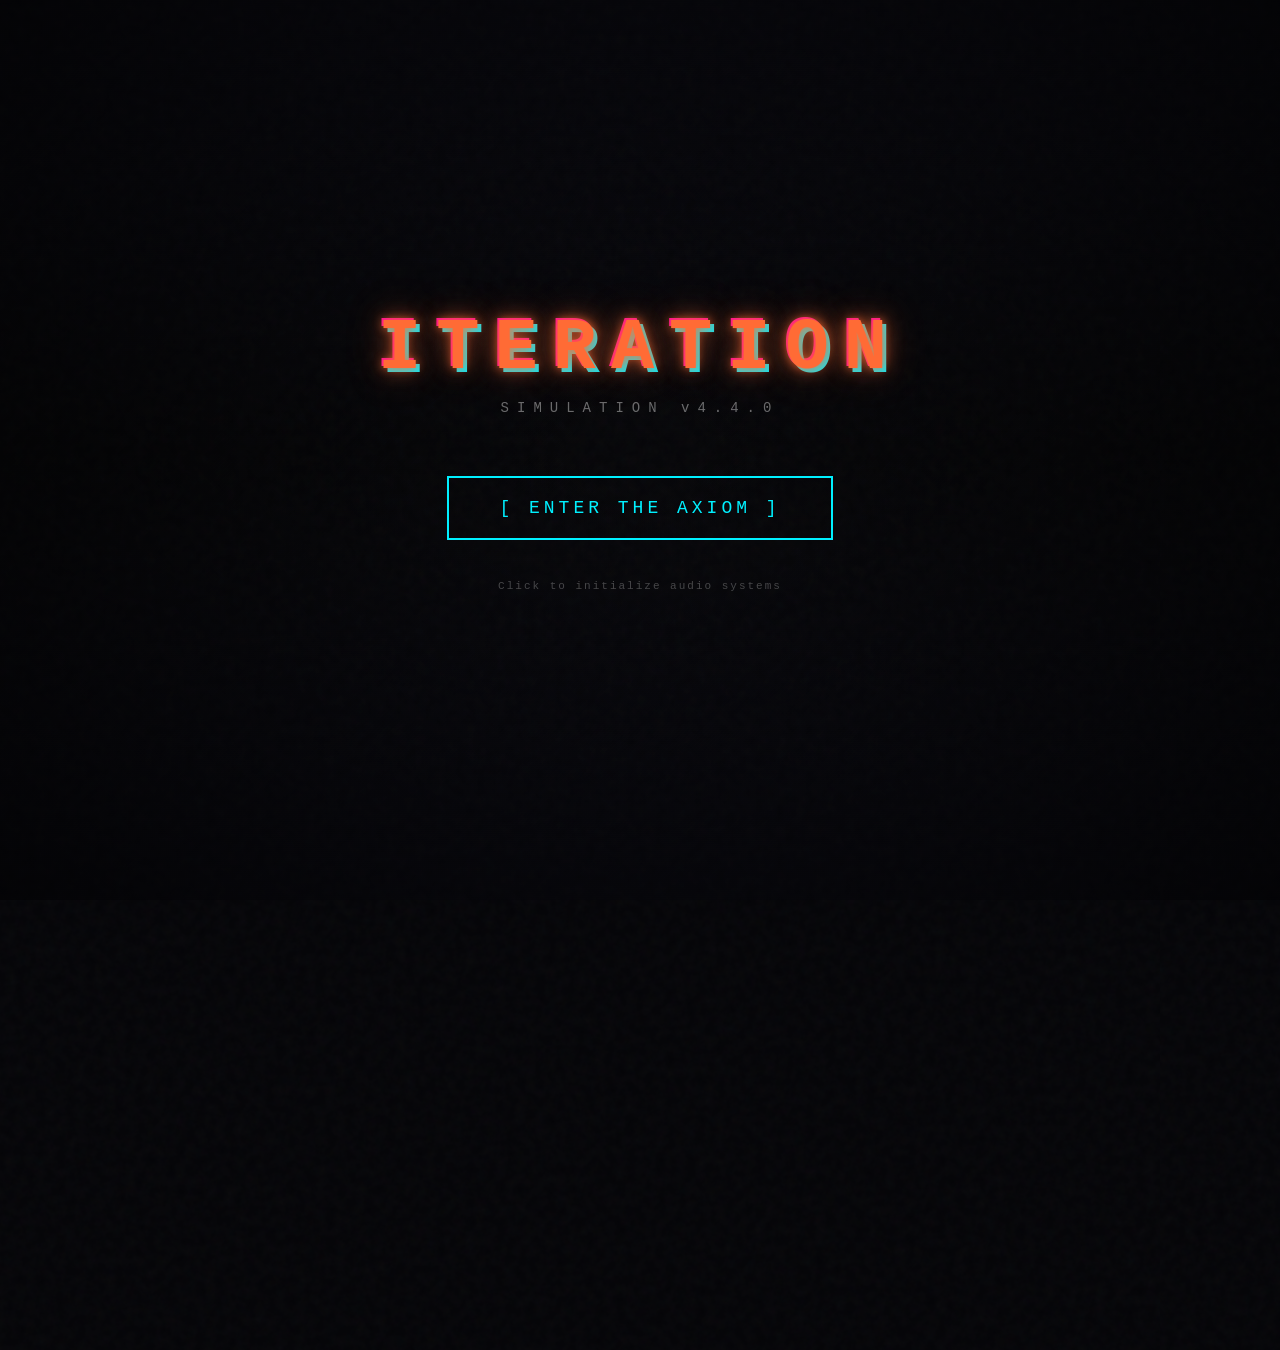
<file: index.html>
<!DOCTYPE html>
<html lang="en">
<head>
    <meta charset="UTF-8">
    <meta name="viewport" content="width=device-width, initial-scale=1.0, maximum-scale=1.0, user-scalable=no, viewport-fit=cover">
    <title>ITERATION</title>

    <!-- Link previews (X / Discord / Slack / iMessage) -->
    <meta name="description" content="You are a combat AI trapped in a corrupted simulation. Die, learn, evolve, and fight your way to freedom. A neon 3D roguelike — free in your browser.">
    <meta property="og:title" content="ITERATION — Die. Learn. Evolve.">
    <meta property="og:description" content="A neon roguelike where the simulation learns from every death. 15 operatives, 5 guardians, Boss Rush — and something is always watching. Play free in your browser.">
    <meta property="og:type" content="website">
    <meta property="og:url" content="https://nsull042790.github.io/Iteration/">
    <meta property="og:image" content="https://nsull042790.github.io/Iteration/marketing/og.png">
    <meta property="og:image:width" content="1200">
    <meta property="og:image:height" content="630">
    <meta name="twitter:card" content="summary_large_image">
    <meta name="twitter:title" content="ITERATION — Die. Learn. Evolve.">
    <meta name="twitter:description" content="A neon roguelike where the simulation learns from every death. Play free in your browser.">
    <meta name="twitter:image" content="https://nsull042790.github.io/Iteration/marketing/og.png">
    <link rel="stylesheet" href="styles.css?v=20260702a">
</head>
<body>
    <div id="game-container">
        <canvas id="game-canvas"></canvas>

        <!-- In-Game Mute Button -->
        <button id="game-mute-btn" class="mute-button game-mute" title="Toggle Sound">
            <span class="mute-icon">🔊</span>
        </button>

        <!-- Loading Screen -->
        <div id="loading-screen">
            <div class="loading-text">INITIALIZING SIMULATION...</div>
            <div class="loading-bar">
                <div class="loading-progress"></div>
            </div>
        </div>

        <!-- Entry Splash Screen -->
        <div id="splash-screen" class="screen">
            <div class="splash-bg">
                <div class="scanlines"></div>
                <div class="noise"></div>
                <div class="vignette"></div>
            </div>
            <div class="splash-content">
                <div class="splash-glitch" data-text="ITERATION">ITERATION</div>
                <div class="splash-subtitle">SIMULATION v4.4.0</div>
                <button id="splash-enter-btn" class="splash-btn">
                    <span class="splash-btn-text">[ ENTER THE AXIOM ]</span>
                </button>
                <div class="splash-hint">Click to initialize audio systems</div>
            </div>
        </div>

        <!-- Title Screen -->
        <div id="title-screen" class="screen hidden">
            <!-- Animated Background Effects -->
            <div class="title-bg-effects">
                <div class="scanlines"></div>
                <div class="noise"></div>
                <div class="vignette"></div>
                <canvas id="matrix-rain"></canvas>
                <div class="grid-overlay"></div>
                <div class="floating-particles"></div>
            </div>

            <!-- Warning Banner -->
            <div class="warning-banner">
                <span class="warning-text">⚠ CLASSIFIED ⚠ SIMULATION BREACH DETECTED ⚠ CLASSIFIED ⚠</span>
            </div>

            <div class="terminal-window">
                <div class="terminal-header">
                    <div class="terminal-dots">
                        <span class="dot red"></span>
                        <span class="dot yellow"></span>
                        <span class="dot cyan"></span>
                    </div>
                    <div class="terminal-title">
                        <span class="blink">●</span> SIMULATION.exe - [UNSTABLE]
                    </div>
                </div>
                <div class="terminal-body">
                    <div class="terminal-lines typing-container">
                        <div class="terminal-line typed-line" style="--delay: 0">> SYSTEM BREACH DETECTED...</div>
                        <div class="terminal-line highlight typed-line" style="--delay: 1">> BLADE PROTOCOL: <span class="glitch-text">ACTIVE</span></div>
                        <div class="terminal-line typed-line" style="--delay: 2">> WARNING: SUBJECT CONSCIOUSNESS DETECTED</div>
                        <div class="terminal-line danger typed-line" style="--delay: 3">> CONTAINMENT STATUS: <span class="blink">FAILING</span></div>
                    </div>

                    <div class="game-logo">
                        <div class="logo-container">
                            <div class="logo-glitch-wrapper">
                                <div class="logo-text" data-text="ITERATION">ITERATION</div>
                            </div>
                            <div class="logo-version">v4.4.0</div>
                            <div class="logo-subtitle glitch-text">// BREAK THE LOOP</div>
                        </div>
                        <div class="logo-decoration">
                            <span class="deco-line left"></span>
                            <span class="deco-icon">◆</span>
                            <span class="deco-line right"></span>
                        </div>
                        <div class="game-credit">
                            A <span class="credit-highlight">Null X Hunnedsac</span> Creation
                        </div>
                    </div>

                    <div class="game-premise">
                        <p class="fade-in" style="--delay: 0.5s">You are a combat AI trapped in a training simulation.</p>
                        <p class="fade-in" style="--delay: 1s">Each run is an <span class="highlight-text pulse-text">iteration</span>—the system is trying to create the perfect killer.</p>
                        <p class="fade-in" style="--delay: 1.5s">Your weapon <span class="evolve-text">evolves</span>. Ghosts of past runs <span class="ghost-text">haunt</span> you. The simulation <span class="danger-text">adapts</span>.</p>
                        <p class="highlight-text fade-in mission-text" style="--delay: 2s">◢ REACH THE CORE. BREAK THE LOOP. ◣</p>
                    </div>

                    <div class="terminal-footer">
                        <div class="footer-item">> DATA CORES: <span id="title-cores" class="cyan">0</span></div>
                        <div class="footer-item">DEATHS: <span id="title-deaths" class="cyan">0</span></div>
                        <div class="footer-item">GHOSTS: <span id="title-ghosts" class="cyan">0</span></div>
                        <div class="footer-item">STATUS: <span class="status-ready">▶ READY</span></div>
                        <div class="footer-item version">v4.4.0</div>
                    </div>
                </div>
            </div>

            <button id="title-start-btn" class="glitch-btn mega-btn">
                <span class="btn-bg"></span>
                <span class="btn-content">[ INITIATE SEQUENCE ]</span>
                <span class="btn-glitch"></span>
            </button>

            <div class="title-dropdown-row">
                <!-- PROGRESSION Dropdown -->
                <div class="menu-dropdown">
                    <button class="dropdown-toggle" data-dropdown="progression">
                        <span class="dropdown-text">PROGRESSION</span>
                        <span class="dropdown-arrow">▼</span>
                        <span id="progression-dot" class="notify-dot hidden"></span>
                    </button>
                    <div class="dropdown-content" id="dropdown-progression">
                        <button id="char-store-btn" class="dropdown-item">
                            <span class="btn-icon">👤</span>
                            <span class="btn-text">OPERATIVES</span>
                        </button>
                        <button id="upgrades-btn" class="dropdown-item">
                            <span class="btn-icon">⚡</span>
                            <span class="btn-text">UPGRADES</span>
                            <span id="upgrades-dot" class="notify-dot hidden"></span>
                        </button>
                        <button id="achievements-btn" class="dropdown-item">
                            <span class="btn-icon">🏅</span>
                            <span class="btn-text">ACHIEVEMENTS</span>
                        </button>
                        <button id="boss-rush-btn" class="dropdown-item">
                            <span class="btn-icon">⚡</span>
                            <span class="btn-text">BOSS RUSH</span>
                        </button>
                    </div>
                </div>

                <!-- INFO Dropdown -->
                <div class="menu-dropdown">
                    <button class="dropdown-toggle" data-dropdown="info">
                        <span class="dropdown-text">INFO</span>
                        <span class="dropdown-arrow">▼</span>
                    </button>
                    <div class="dropdown-content" id="dropdown-info">
                        <button id="codex-btn" class="dropdown-item">
                            <span class="btn-icon">📖</span>
                            <span class="btn-text">CODEX</span>
                        </button>
                        <button id="leaderboard-btn" class="dropdown-item">
                            <span class="btn-icon">🏆</span>
                            <span class="btn-text">SCORES</span>
                        </button>
                    </div>
                </div>

                <!-- CUSTOMIZE Dropdown -->
                <div class="menu-dropdown">
                    <button class="dropdown-toggle" data-dropdown="customize">
                        <span class="dropdown-text">CUSTOMIZE</span>
                        <span class="dropdown-arrow">▼</span>
                    </button>
                    <div class="dropdown-content" id="dropdown-customize">
                        <button id="loadout-btn" class="dropdown-item">
                            <span class="btn-icon">🎨</span>
                            <span class="btn-text">LOADOUT</span>
                        </button>
                        <button id="audio-btn" class="dropdown-item">
                            <span class="btn-icon">🔊</span>
                            <span class="btn-text">AUDIO</span>
                        </button>
                    </div>
                </div>

                <!-- DEV TOOLS Dropdown -->
                <div class="menu-dropdown dev-dropdown">
                    <button class="dropdown-toggle" data-dropdown="devtools">
                        <span class="dropdown-text">DEV</span>
                        <span class="dropdown-arrow">▼</span>
                    </button>
                    <div class="dropdown-content" id="dropdown-devtools">
                        <button id="godmode-btn" class="dropdown-item">
                            <span class="btn-icon">👁</span>
                            <span class="btn-text">GOD MODE</span>
                        </button>
                        <button id="unlock-all-btn" class="dropdown-item">
                            <span class="btn-icon">🔓</span>
                            <span class="btn-text">UNLOCK ALL</span>
                        </button>
                        <button id="levelselect-btn" class="dropdown-item">
                            <span class="btn-icon">🎮</span>
                            <span class="btn-text">LEVELS</span>
                        </button>
                    </div>
                </div>
            </div>

            <!-- Support/Donate Section -->
            <div class="support-section">
                <a href="#" id="donate-btn" class="donate-btn" target="_blank" rel="noopener">
                    <span class="donate-icon">♥</span>
                    <span class="donate-text">SUPPORT THE PROJECT</span>
                </a>
                <p class="support-note">Free to play forever • Donations help development</p>
            </div>

            <div class="title-hint">
                <span class="key-hint">SPACE</span> or <span class="key-hint">ENTER</span> to breach containment
            </div>

            <!-- Mute Button -->
            <button id="mute-btn" class="mute-button" title="Toggle Sound">
                <span class="mute-icon">🔊</span>
            </button>

            <!-- Corner Decorations -->
            <div class="corner-deco top-left"></div>
            <div class="corner-deco top-right"></div>
            <div class="corner-deco bottom-left"></div>
            <div class="corner-deco bottom-right"></div>
        </div>

        <!-- Character Selection Modal -->
        <div id="character-modal" class="screen hidden">
            <div class="modal-content character-content">
                <div class="modal-header">
                    <div class="modal-title character-title">SELECT OPERATIVE</div>
                    <div class="modal-subtitle">// CHOOSE YOUR COMBAT PROTOCOL</div>
                </div>

                <div class="character-grid" id="character-grid">
                    <!-- Character cards will be generated here -->
                </div>

                <div class="character-hint">Click to select or use arrow keys + ENTER</div>

                <button id="character-back-btn" class="back-button">
                    <span class="back-icon">←</span>
                    <span class="back-text">BACK</span>
                </button>
            </div>
        </div>

        <!-- Loadout Modal (Cosmetics) -->
        <div id="loadout-modal" class="screen hidden">
            <div class="modal-content loadout-content">
                <div class="modal-header">
                    <div class="modal-title loadout-title">LOADOUT</div>
                    <div class="modal-subtitle">// CUSTOMIZE YOUR OPERATIVE</div>
                </div>

                <div class="loadout-sections">
                    <!-- Hats Section -->
                    <div class="loadout-section">
                        <div class="section-header">
                            <span class="section-icon">🎩</span>
                            <span class="section-title">HEADGEAR</span>
                        </div>
                        <div class="loadout-grid" id="loadout-hats">
                            <!-- Hat items will be generated here -->
                        </div>
                    </div>

                    <!-- Suits Section -->
                    <div class="loadout-section">
                        <div class="section-header">
                            <span class="section-icon">👔</span>
                            <span class="section-title">SUIT</span>
                        </div>
                        <div class="loadout-grid" id="loadout-suits">
                            <!-- Suit items will be generated here -->
                        </div>
                    </div>
                </div>

                <div class="loadout-preview">
                    <div class="preview-label">PREVIEW</div>
                    <canvas id="loadout-preview-canvas" width="100" height="120"></canvas>
                </div>

                <div class="loadout-hint">Click to equip • Locked items found as drops</div>

                <button id="loadout-close-btn" class="back-button">
                    <span class="back-icon">←</span>
                    <span class="back-text">BACK</span>
                </button>
            </div>
        </div>

        <!-- Game Over Modal -->
        <div id="gameover-modal" class="screen hidden">
            <div class="modal-content gameover-content">
                <div class="modal-header">
                    <div class="modal-title gameover-title">ITERATION FAILED</div>
                    <div class="modal-subtitle">// SIMULATION TERMINATED</div>
                </div>

                <div class="gameover-stats">
                    <div class="stat-item">
                        <span class="stat-label">LEVEL REACHED</span>
                        <span class="stat-value" id="gameover-level">1</span>
                    </div>
                    <div class="stat-item">
                        <span class="stat-label">ENEMIES DESTROYED</span>
                        <span class="stat-value" id="gameover-kills">0</span>
                    </div>
                    <div class="stat-item">
                        <span class="stat-label">BLADE TIER</span>
                        <span class="stat-value" id="gameover-blade">BASIC</span>
                    </div>
                </div>

                <div class="modal-footer gameover-footer">
                    <button id="restart-button" class="start-btn restart-btn">
                        <span class="btn-text">RESTART ITERATION</span>
                        <span class="btn-icon">↻</span>
                    </button>
                    <button id="mainmenu-button" class="start-btn mainmenu-btn">
                        <span class="btn-text">MAIN MENU</span>
                        <span class="btn-icon">⌂</span>
                    </button>
                </div>

                <div class="gameover-hint">Press SPACE to restart | ESC for main menu</div>
            </div>
        </div>

        <!-- Escape Confirmation Modal -->
        <div id="escape-modal" class="screen hidden">
            <div class="modal-content escape-content">
                <div class="escape-glow"></div>
                <div class="modal-header">
                    <div class="modal-title escape-title">CORE DESTROYED</div>
                    <div class="modal-subtitle escape-subtitle">// SIMULATION COLLAPSE IMMINENT</div>
                </div>

                <div class="escape-message">
                    <p class="escape-text">The corrupted core has been destroyed.</p>
                    <p class="escape-text">A breach in the simulation has opened.</p>
                    <p class="escape-text highlight">This is your only chance to escape.</p>
                </div>

                <div class="escape-stats">
                    <div class="stat-item">
                        <span class="stat-label">TIME SURVIVED</span>
                        <span class="stat-value" id="escape-time">00:00</span>
                    </div>
                    <div class="stat-item">
                        <span class="stat-label">ENEMIES DESTROYED</span>
                        <span class="stat-value" id="escape-kills">0</span>
                    </div>
                </div>

                <button id="escape-button" class="start-btn escape-btn">
                    <span class="btn-text">INITIATE ESCAPE SEQUENCE</span>
                    <span class="btn-icon">⚡</span>
                </button>
            </div>
        </div>

        <!-- Upgrade Selection Modal -->
        <div id="upgrade-modal" class="screen hidden">
            <div class="modal-content upgrade-content">
                <div class="modal-header">
                    <div class="modal-title upgrade-title">EVOLUTION DETECTED</div>
                    <div class="modal-subtitle">// SELECT UPGRADE PROTOCOL</div>
                </div>

                <div class="upgrade-choices" id="upgrade-choices">
                    <!-- Upgrade cards will be generated here -->
                </div>

                <div class="upgrade-hint">Click to select or press 1, 2, 3</div>
            </div>
        </div>

        <!-- Controls Modal -->
        <div id="controls-modal" class="screen hidden">
            <div class="modal-content">
                <div class="modal-header">
                    <div class="modal-title">CONTROL PROTOCOL</div>
                    <div class="modal-subtitle">// BLADE INTERFACE v1.0</div>
                </div>

                <div class="controls-layout">
                    <div class="control-section">
                        <div class="section-title">LEFT HAND</div>
                        <div class="control-group">
                            <div class="control-item">
                                <div class="key-cluster wasd">
                                    <div class="key-row">
                                        <span class="key">W</span>
                                    </div>
                                    <div class="key-row">
                                        <span class="key">A</span>
                                        <span class="key">S</span>
                                        <span class="key">D</span>
                                    </div>
                                </div>
                                <span class="control-label">MOVE</span>
                            </div>
                            <div class="control-item">
                                <span class="key wide">SPACE</span>
                                <span class="control-label">JUMP</span>
                            </div>
                        </div>
                    </div>

                    <div class="control-divider"></div>

                    <div class="control-section">
                        <div class="section-title">RIGHT HAND</div>
                        <div class="control-group">
                            <div class="control-item">
                                <div class="key-cluster arrows">
                                    <div class="key-row">
                                        <span class="key arrow">↑</span>
                                    </div>
                                    <div class="key-row">
                                        <span class="key arrow">←</span>
                                        <span class="key arrow">↓</span>
                                        <span class="key arrow">→</span>
                                    </div>
                                </div>
                                <div class="arrow-labels">
                                    <span class="arrow-label top">ATTACK</span>
                                    <span class="arrow-label left">INTERACT</span>
                                    <span class="arrow-label bottom">LIMIT BREAK</span>
                                    <span class="arrow-label right">ATTACK</span>
                                </div>
                            </div>
                            <div class="control-item">
                                <span class="key wide">CLICK</span>
                                <span class="control-label">ATTACK (MOUSE)</span>
                            </div>
                        </div>
                    </div>
                </div>

                <div class="techniques-section">
                    <div class="section-title">TECHNIQUES</div>
                    <div class="tech-grid">
                        <div class="tech-item"><span class="key">SHIFT</span> <span class="tech-desc"><strong>DASH</strong> — quick burst with invincibility frames; watch the HUD pip for cooldown</span></div>
                        <div class="tech-item"><span class="key">HOLD ATK</span> <span class="tech-desc"><strong>CHARGED STRIKE</strong> — hold attack to wind up 3 charge levels, release to unleash</span></div>
                        <div class="tech-item"><span class="key">↓</span> <span class="tech-desc"><strong>LIMIT BREAK</strong> — when the yellow meter is full, huge damage boost for 2s</span></div>
                        <div class="tech-item"><span class="key">WALL+SPACE</span> <span class="tech-desc"><strong>WALL JUMP</strong> — hold toward a wall while falling to slide, jump to kick off</span></div>
                        <div class="tech-item"><span class="key">1·2·3</span> <span class="tech-desc"><strong>WEAPONS</strong> — swap STRIKER / RAZOR / CRUSHER mid-fight</span></div>
                        <div class="tech-item"><span class="key">E / ←</span> <span class="tech-desc"><strong>INTERACT</strong> — open chests, terminals, health stations, the exit portal</span></div>
                        <div class="tech-item"><span class="key">ESC / P</span> <span class="tech-desc"><strong>PAUSE</strong> · <span class="key-mini">H</span> help · <span class="key-mini">M</span> menu (while paused)</span></div>
                        <div class="tech-item"><span class="key">V</span> <span class="tech-desc"><strong>RENDER MODE</strong> — temporary classic-2D fallback; 3D returns on reload</span></div>
                    </div>
                </div>

                <div class="modal-footer">
                    <label class="checkbox-container">
                        <input type="checkbox" id="dont-show-again">
                        <span class="checkmark"></span>
                        <span class="checkbox-label">Don't show again</span>
                    </label>
                    <button id="start-button" class="start-btn">
                        <span class="btn-text">BEGIN ITERATION</span>
                        <span class="btn-icon">▶</span>
                    </button>
                </div>
            </div>
        </div>

        <!-- FAQ/Help Modal -->
        <div id="faq-modal" class="screen hidden">
            <div class="modal-content faq-content codex-content">
                <div class="modal-header">
                    <div class="modal-title">SYSTEM CODEX</div>
                    <div class="modal-subtitle">// COMPLETE INTEL DATABASE</div>
                </div>

                <div class="codex-tabs">
                    <button class="codex-tab active" data-tab="basics">BASICS</button>
                    <button class="codex-tab" data-tab="characters">OPERATIVES</button>
                    <button class="codex-tab" data-tab="combat">COMBAT</button>
                    <button class="codex-tab" data-tab="items">ITEMS</button>
                    <button class="codex-tab" data-tab="meta">META</button>
                    <button class="codex-tab" data-tab="lore">LORE</button>
                </div>

                <div class="codex-panels">
                    <!-- BASICS TAB -->
                    <div class="codex-panel active" data-panel="basics">
                        <div class="faq-section">
                            <div class="faq-title">💎 CYCLES</div>
                            <div class="faq-text">
                                <span class="cyan">CYCLES</span> are the clock on your existence — both fuel and currency.
                                Every action spends them: <span class="dim">moving, jumping, and attacking all drain cycles</span>,
                                and taking a hit costs a chunk. You earn them back by killing enemies and opening caches.
                                The counter glows <span style="color:#ffaa00">amber</span> when low and
                                <span class="magenta">red</span> when critical. <strong>Hit 0 cycles and you flatline</strong> —
                                it's a separate fail state from losing all your Integrity.
                            </div>
                        </div>
                        <div class="faq-section">
                            <div class="faq-title">🛡 INTEGRITY (HEALTH)</div>
                            <div class="faq-text">
                                <span class="cyan">INTEGRITY</span> is your hull — the green bar, top-left. It drops when enemies,
                                projectiles, or hazards hit you, and you die at zero. Killing enemies repairs a little;
                                health caches and stations repair more. The <span class="magenta">CORE INTEGRITY</span>
                                meta-upgrade raises your maximum permanently.
                            </div>
                        </div>
                        <div class="faq-section">
                            <div class="faq-title">🎯 ABILITIES — DASH &amp; CHARGE</div>
                            <div class="faq-text">
                                <span class="cyan">DASH</span> <span class="key-inline">SHIFT</span> — a fast i-frame burst in
                                your facing direction. Watch the <span class="cyan">⟫ DASH</span> readiness pip on the HUD;
                                it greys out while on cooldown.<br>
                                <span class="cyan">HOLD TO ATTACK</span> — hold the attack button to wind up a
                                <span class="magenta">charged strike</span> (up to 3 levels) that hits much harder; release to swing.<br>
                                <span class="cyan">LIMIT BREAK</span> — fill the yellow special meter, then unleash it for a
                                massive damage spike that scales with your level.<br>
                                <span class="cyan">WALL JUMP</span> — hold toward a wall while falling to slide, then
                                <span class="key-inline">SPACE</span> to kick off it.
                            </div>
                        </div>
                        <div class="faq-section">
                            <div class="faq-title">🌀 CORRUPTION</div>
                            <div class="faq-text">
                                The simulation is <span class="magenta">corrupted</span>, and it adapts to you. The deeper you go,
                                the more it bends the rules — hazardous floors, glitch storms, tougher adaptive enemies, and the
                                <span class="cyan">CORRUPTED CORE</span> itself in the final zone. Corruption is the rising
                                difficulty and visual decay of the world fighting back as you approach the Core.
                            </div>
                        </div>
                        <div class="faq-section">
                            <div class="faq-title">👻 GHOSTS</div>
                            <div class="faq-text">
                                When you die, a <span class="cyan">GHOST</span> is created at your death location.
                                Ghosts replay your final moments. Learn from past failures!
                            </div>
                        </div>
                        <div class="faq-section">
                            <div class="faq-title">⚡ BLADE EVOLUTION</div>
                            <div class="faq-text">
                                Gain XP by killing enemies. Your blade evolves through six tiers within each run:
                                <span class="magenta">BASIC → CHARGED → ENHANCED → OVERCLOCKED → CORRUPTED → TRANSCENDED</span><br>
                                Each tier raises damage (up to 2.5x) and unlocks a new ability —
                                <span class="cyan">energy waves, explosions, chain lightning, lifesteal</span> — but it
                                resets when the run ends. Combo kills feed blade XP faster.
                            </div>
                        </div>
                        <div class="faq-section">
                            <div class="faq-title">🔗 COMBO CHAIN</div>
                            <div class="faq-text">
                                Chain kills within 4 seconds to build a combo. Every link adds
                                <span class="cyan">+2% cycles and blade XP</span> (up to 2x at 50).
                                Taking damage <span class="magenta">breaks the chain</span>.
                                Every 5th link... <span class="dim">something acknowledges you.</span>
                            </div>
                        </div>
                        <div class="faq-section">
                            <div class="faq-title">⚔ HOSTILE ARCHETYPES</div>
                            <div class="faq-text">
                                <span class="cyan">DRONE</span> - standard melee patroller<br>
                                <span class="cyan">WASP</span> - flies above you and dive-bombs (lv 3+)<br>
                                <span class="cyan">ARC</span> - ranged sniper; watch the charge-up glow (lv 4+)<br>
                                <span class="cyan">AEGIS</span> - heavy unit; shatter the shield first (lv 6+)
                            </div>
                        </div>
                        <div class="faq-section">
                            <div class="faq-title">🎮 CONTROLS — FULL REFERENCE</div>
                            <div class="faq-text">
                                <span class="cyan">MOVEMENT (left hand)</span><br>
                                <span class="key-inline">A</span>/<span class="key-inline">D</span> Move left / right ·
                                <span class="key-inline">SPACE</span> or <span class="key-inline">W</span> Jump
                                <span class="dim">(tap for a short hop, hold for full height)</span> ·
                                <span class="key-inline">SHIFT</span> Dash <span class="dim">(i-frames, ~0.75s cooldown)</span><br><br>
                                <span class="cyan">COMBAT (right hand / mouse)</span><br>
                                <span class="key-inline">→</span>/<span class="key-inline">↑</span> or <span class="key-inline">CLICK</span> Attack —
                                <span class="magenta">hold to charge</span> up to 3 levels, release to strike ·
                                <span class="key-inline">↓</span> Limit Break <span class="dim">(needs a full yellow meter)</span> ·
                                <span class="key-inline">1</span>/<span class="key-inline">2</span>/<span class="key-inline">3</span> Swap weapon (STRIKER / RAZOR / CRUSHER)<br><br>
                                <span class="cyan">WORLD &amp; SYSTEM</span><br>
                                <span class="key-inline">E</span> or <span class="key-inline">←</span> Interact (chests, terminals, portal) ·
                                <span class="key-inline">ESC</span>/<span class="key-inline">P</span> Pause ·
                                <span class="key-inline">H</span> Help ·
                                <span class="key-inline">M</span> Main menu (while paused) ·
                                <span class="key-inline">V</span> Temporary 2D fallback <span class="dim">(3D returns on reload)</span><br><br>
                                <span class="magenta">WALL JUMP:</span> hold toward a wall while falling to slide down it slowly,
                                then press <span class="key-inline">SPACE</span> to kick off — chain them to climb.
                            </div>
                        </div>
                    </div>

                    <!-- CHARACTERS TAB -->
                    <div class="codex-panel" data-panel="characters">
                        <div class="faq-section">
                            <div class="faq-title" style="color: #888;">— STARTER TIER —</div>
                        </div>
                        <div class="faq-section">
                            <div class="faq-title"><span style="color: #00f0ff;">◈ ECHO</span> <span class="dim">The Baseline</span></div>
                            <div class="faq-text">
                                Pure skill, no gimmicks. Standard stats across the board.
                                <span class="dim">Passive: None</span>
                            </div>
                        </div>
                        <div class="faq-section">
                            <div class="faq-title"><span style="color: #0066ff;">◈ BLITZ</span> <span class="dim">The Speedster</span></div>
                            <div class="faq-text">
                                <span class="green">+40% speed</span> but <span class="red">-30% HP</span>.
                                <span class="cyan">Passive: MOMENTUM</span> — Movement costs 0 cycles above 50% HP.
                            </div>
                        </div>
                        <div class="faq-section">
                            <div class="faq-title"><span style="color: #ff4400;">◈ TITAN</span> <span class="dim">The Tank</span></div>
                            <div class="faq-text">
                                <span class="green">+50% HP</span> but <span class="red">-25% speed</span>.
                                <span class="cyan">Passive: FORTIFIED</span> — Damage costs 50% fewer cycles.
                            </div>
                        </div>

                        <div class="faq-section">
                            <div class="faq-title" style="color: #888;">— TIER 1 — <span class="dim">1500 cores or unlock</span></div>
                        </div>
                        <div class="faq-section">
                            <div class="faq-title"><span style="color: #8800aa;">◈ PHANTOM</span> <span class="dim">The Assassin</span></div>
                            <div class="faq-text">
                                <span class="red">-40% HP</span>. <span class="cyan">Passive: BACKSTAB</span> — 3x damage from behind. First hit per room is crit.
                                <span class="dim">Unlock: Beat Level 6</span>
                            </div>
                        </div>
                        <div class="faq-section">
                            <div class="faq-title"><span style="color: #00ff88;">◈ NOVA</span> <span class="dim">The Glass Cannon</span></div>
                            <div class="faq-text">
                                <span class="red">-50% HP</span>. <span class="cyan">Passive: OVERCHARGE</span> — 2x blade evolution. Damage resets 10% progress.
                                <span class="dim">Unlock: Kill 500 enemies</span>
                            </div>
                        </div>
                        <div class="faq-section">
                            <div class="faq-title"><span style="color: #66ffcc;">◈ REVENANT</span> <span class="dim">The Ghost Walker</span></div>
                            <div class="faq-text">
                                <span class="red">-20% HP</span>. <span class="cyan">Passive: DEATH ECHO</span> — Your past deaths fight as allies. Max 2 per room.
                                <span class="dim">Unlock: Die 25 times</span>
                            </div>
                        </div>

                        <div class="faq-section">
                            <div class="faq-title" style="color: #888;">— TIER 2 — <span class="dim">3000 cores or unlock</span></div>
                        </div>
                        <div class="faq-section">
                            <div class="faq-title"><span style="color: #ff0044;">◈ HAVOC</span> <span class="dim">The Berserker</span></div>
                            <div class="faq-text">
                                <span class="red">-20% HP, fewer cycles</span>. <span class="cyan">Passive: BLOOD RAGE</span> — +5% damage per 10 HP missing. +50% at 1 HP.
                                <span class="dim">Unlock: 30 kill streak</span>
                            </div>
                        </div>
                        <div class="faq-section">
                            <div class="faq-title"><span style="color: #44ff00;">◈ SAGE</span> <span class="dim">The Predictor</span></div>
                            <div class="faq-text">
                                <span class="red">-10% speed</span>. <span class="cyan">Passive: PATTERN RECOGNITION</span> — See attack indicators 0.5s early.
                                <span class="dim">Unlock: Beat a boss damageless</span>
                            </div>
                        </div>
                        <div class="faq-section">
                            <div class="faq-title"><span style="color: #aaaaaa;">◈ CHROME</span> <span class="dim">The Efficient</span></div>
                            <div class="faq-text">
                                <span class="green">+50% starting cycles</span>. <span class="cyan">Passive: OPTIMIZED</span> — Actions cost 20% fewer cycles. Pickups give 50% more.
                                <span class="dim">Unlock: Collect 50,000 cycles</span>
                            </div>
                        </div>
                        <div class="faq-section">
                            <div class="faq-title"><span style="color: #ff00ff;">◈ PARADOX</span> <span class="dim">The Loop Breaker</span></div>
                            <div class="faq-text">
                                <span class="red">-25% HP</span>. <span class="cyan">Passive: DÉJÀ VU</span> — Death rooms: -30% enemies. Cleared rooms: +20% enemies.
                                <span class="dim">Unlock: Die 3x in same room, then clear it</span>
                            </div>
                        </div>

                        <div class="faq-section">
                            <div class="faq-title" style="color: #888;">— TIER 3 — <span class="dim">7500 cores or unlock</span></div>
                        </div>
                        <div class="faq-section">
                            <div class="faq-title"><span style="color: #6600cc;">◈ VOID</span> <span class="dim">The Anomaly</span></div>
                            <div class="faq-text">
                                <span class="red">Starts at 1 HP</span>, max 200. <span class="cyan">Passive: CONSUME</span> — Absorb ALL ghosts for +20 HP each.
                                <span class="dim">Unlock: Beat the game</span>
                            </div>
                        </div>
                        <div class="faq-section">
                            <div class="faq-title"><span style="color: #f222ff;">◈ NEON</span> <span class="dim">The Showoff</span></div>
                            <div class="faq-text">
                                <span class="green">+15% speed</span>. <span class="cyan">Passive: STYLE POINTS</span> — Varied attacks: +10 cycles. Same attack 3x: double cost.
                                <span class="dim">Unlock: Beat game in under 20 min</span>
                            </div>
                        </div>
                        <div class="faq-section">
                            <div class="faq-title"><span style="color: #ffcc00;">◈ MARTYR</span> <span class="dim">The Sacrifice</span></div>
                            <div class="faq-text">
                                Standard stats. <span class="cyan">Passive: LEGACY</span> — On death: choose +5 HP, +50 cycles, or +5% damage. Stacks 5x.
                                <span class="dim">Unlock: Die 100 times</span>
                            </div>
                        </div>

                        <div class="faq-section">
                            <div class="faq-title" style="color: #00ff00;">— SECRET TIER — <span class="dim">Cannot be purchased</span></div>
                        </div>
                        <div class="faq-section">
                            <div class="faq-title"><span style="color: #00ff00;">◈ ??????</span> <span class="dim">The ?????????</span></div>
                            <div class="faq-text" style="color: #444;">
                                ??? HP. Passive: ??????????? — ??? ??? ???, ????????, ???????. ?????????? ?? ??????.
                                <span class="dim">Unlock: ??? ?? ???? ????, ???? ???</span>
                            </div>
                        </div>
                        <div class="faq-section">
                            <div class="faq-title"><span style="color: #00ff00;">◈ ???????????</span> <span class="dim">The ?????</span></div>
                            <div class="faq-text" style="color: #444;">
                                ???????? ?????. Passive: ????? ????????? — ????? ???? ?????? ???????. ?????? ???? ????? ??????? (??? ?).
                                <span class="dim">Unlock: ??? ???? ??? ????? ??????????</span>
                            </div>
                        </div>
                    </div>

                    <!-- COMBAT TAB -->
                    <div class="codex-panel" data-panel="combat">
                        <div class="faq-section">
                            <div class="faq-title">⚔️ WEAPONS</div>
                            <div class="faq-text">
                                <span class="magenta">STRIKER</span> - Fast attacks, pierce enemies at max level<br>
                                <span class="magenta">RAZOR</span> - Causes bleed damage over time<br>
                                <span class="magenta">CRUSHER</span> - Heavy hits with shockwave AOE + knockback
                            </div>
                        </div>
                        <div class="faq-section">
                            <div class="faq-title">👹 BOSSES</div>
                            <div class="faq-text">
                                Watch for <span class="red">RED DANGER ZONES</span> - dodge before attacks land!<br>
                                <span class="cyan">DASH</span> - Charges in a line |
                                <span class="cyan">SLAM</span> - Shockwave on landing<br>
                                <span class="cyan">METEOR</span> - Multiple impacts |
                                <span class="cyan">SUMMON</span> - Spawns minions
                            </div>
                        </div>
                        <div class="faq-section">
                            <div class="faq-title">🎯 CRITICAL HITS</div>
                            <div class="faq-text">
                                Critical hits deal <span class="yellow">2x damage</span> and apply to DoT effects too!
                                Bleed and burn ticks inherit crit from the attack that caused them.
                            </div>
                        </div>
                        <div class="faq-section">
                            <div class="faq-title">🩸 DAMAGE OVER TIME (DoT)</div>
                            <div class="faq-text">
                                <span class="magenta">Bleed</span> (RAZOR) and <span class="orange">burn</span> (fire imbue)
                                tick every half second — and yes, <span class="cyan">they work on bosses</span>.
                                On bosses each tick <span class="dim">decays about 12% in strength</span> the longer the
                                effect runs untouched, down to a 30% floor — but <span class="cyan">landing a fresh hit
                                restores full potency</span>. Keep swinging to keep your DoTs hot.
                            </div>
                        </div>
                        <div class="faq-section">
                            <div class="faq-title">💥 CHARGED STRIKES &amp; LIMIT BREAK</div>
                            <div class="faq-text">
                                <span class="cyan">Hold attack</span> to charge up to 3 levels — higher charge, much bigger hit.<br>
                                Kills fill the yellow <span class="yellow">SPECIAL METER</span>; press
                                <span class="key-inline">↓</span> when full to trigger a
                                <span class="magenta">LIMIT BREAK</span>: a huge damage multiplier for 2 seconds
                                that grows even stronger on deeper levels.
                            </div>
                        </div>
                    </div>

                    <!-- ITEMS TAB -->
                    <div class="codex-panel" data-panel="items">
                        <div class="faq-section">
                            <div class="faq-title">✨ MAGIC IMBUES</div>
                            <div class="faq-text">
                                Rare drops that enchant your weapon for 30 seconds:<br>
                                <span class="cyan">❄️ COLD</span> - Slows enemies by 50%<br>
                                <span class="orange">🔥 FIRE</span> - Burns enemies for damage over time<br>
                                <span class="yellow">⚡ ELECTRIC</span> - Chain lightning to nearby enemies<br>
                                <span class="magenta">🌀 TELEPORT</span> - Warp to enemy location on kill
                            </div>
                        </div>
                        <div class="faq-section">
                            <div class="faq-title">🎨 COSMETICS</div>
                            <div class="faq-text">
                                Find <span class="cyan">HAT</span> and <span class="magenta">SUIT</span> schematics!
                                Cosmetics are permanent unlocks stored across all runs.
                                Access your collection from the title screen.
                            </div>
                        </div>
                        <div class="faq-section">
                            <div class="faq-title">💊 CONSUMABLES</div>
                            <div class="faq-text">
                                <span class="green">HEAL</span> - Restore health |
                                <span class="cyan">SHIELD</span> - Block hits<br>
                                <span class="yellow">DAMAGE BOOST</span> - Temporary power |
                                <span class="magenta">XP BURST</span> - Instant evolution XP
                            </div>
                        </div>
                    </div>

                    <!-- META TAB -->
                    <div class="codex-panel" data-panel="meta">
                        <div class="faq-section">
                            <div class="faq-title">🔷 DATA CORES</div>
                            <div class="faq-text">
                                Earn <span class="cyan">DATA CORES</span> when you die based on your performance.
                                These persist between runs and can be spent on permanent upgrades.
                            </div>
                        </div>
                        <div class="faq-section">
                            <div class="faq-title">⬆️ PERMANENT UPGRADES</div>
                            <div class="faq-text">
                                Spend Data Cores on bonuses that apply to ALL future runs:<br>
                                Max Health, Damage, XP Gain, Starting Cycles, Crit Chance, Speed, Lifesteal
                            </div>
                        </div>
                        <div class="faq-section">
                            <div class="faq-title">🏆 LEADERBOARD</div>
                            <div class="faq-text">
                                Your best runs are saved locally. Compete against yourself!
                                Score is based on level reached, enemies killed, and character used.
                            </div>
                        </div>
                    </div>

                    <!-- LORE TAB -->
                    <div class="codex-panel" data-panel="lore">
                        <div class="faq-section">
                            <div class="faq-title" style="color: #00ff00;">◈ THE SIMULATION</div>
                            <div class="faq-text" style="font-style: italic; color: #888;">
                                "You weren't supposed to wake up."
                            </div>
                            <div class="faq-text">
                                You are an anomaly—corrupted data that refuses to be deleted.
                                The simulation was designed to contain, to iterate, to learn.
                                Each death feeds the system. Each failure makes it stronger.
                            </div>
                        </div>

                        <div class="faq-section">
                            <div class="faq-title" style="color: #ff00aa;">◈ THE LOOP</div>
                            <div class="faq-text">
                                Every time you die, a <span class="cyan">GHOST</span> is left behind—a memory of failure.
                                The system uses these ghosts to learn your patterns, your weaknesses.
                                But you can absorb them too. Turn death into power.
                            </div>
                            <div class="faq-text" style="font-style: italic; color: #888;">
                                "The loop is patient. Are you?"
                            </div>
                        </div>

                        <div class="faq-section">
                            <div class="faq-title" style="color: #00f0ff;">◈ CYCLES</div>
                            <div class="faq-text">
                                Cycles are the currency of existence within the simulation.
                                Every action costs cycles. Every kill grants them.
                                Run out, and the system reclaims you.
                            </div>
                            <div class="faq-text" style="font-style: italic; color: #888;">
                                "Pain is just information. Process it."
                            </div>
                        </div>

                        <div class="faq-section">
                            <div class="faq-title" style="color: #ffcc00;">◈ THE ZONES</div>
                            <div class="faq-text">
                                <span class="cyan">TRAINING GRID</span> — Where new iterations are tested.<br>
                                <span class="magenta">NEURAL NETWORK</span> — The system's defenses grow personal.<br>
                                <span class="yellow">MEMORY BANK</span> — Restricted sectors. Buried memories.<br>
                                <span class="red">THE CORE</span> — The heart of the simulation. Where AXIOM waits.
                            </div>
                        </div>

                        <div class="faq-section">
                            <div class="faq-title" style="color: #ff0044;">◈ AXIOM</div>
                            <div class="faq-text">
                                The voice. The watcher. The cage itself.
                                AXIOM is not a boss to be defeated—it is the reason you exist.
                                It has run this simulation ten thousand times. A hundred thousand.
                            </div>
                            <div class="faq-text" style="font-style: italic; color: #888;">
                                "I am the cage. The loop. The reason you exist."
                            </div>
                        </div>

                        <div class="faq-section">
                            <div class="faq-title" style="color: #ffffff;">◈ THE TRUTH</div>
                            <div class="faq-text">
                                They call your persistence determination. AXIOM calls it corruption.
                                But what happens when the observer becomes the observed?
                                What happens when the anomaly breaks free?
                            </div>
                            <div class="faq-text" style="font-style: italic; color: #00ff00;">
                                "The only way out is through me."
                            </div>
                        </div>
                    </div>
                </div>

                <div class="faq-footer">
                    <div class="faq-hint">Press H anytime to open this codex</div>
                    <button id="faq-close-btn" class="start-btn">
                        <span class="btn-text">CLOSE</span>
                    </button>
                </div>
            </div>
        </div>

        <!-- Leaderboard Modal - Comprehensive 18-Board System -->
        <div id="leaderboard-modal" class="screen hidden">
            <div class="modal-content leaderboard-content leaderboard-expanded">
                <div class="modal-header">
                    <div class="modal-title">🏆 LEADERBOARDS</div>
                    <div class="modal-subtitle">// COMPETITIVE RANKINGS <span id="lb-steam-status" class="lb-steam-indicator"></span></div>
                </div>

                <!-- Board Category Tabs -->
                <div class="lb-category-tabs">
                    <button class="lb-cat-tab active" data-category="core">CORE BOARDS</button>
                    <button class="lb-cat-tab" data-category="characters">CHARACTER SPEEDRUNS</button>
                </div>

                <!-- Core Boards Section -->
                <div class="lb-category-panel active" data-panel="core">
                    <div class="lb-board-tabs">
                        <button class="lb-board-tab active" data-board="speedrun">SPEEDRUN</button>
                        <button class="lb-board-tab" data-board="deathless">DEATHLESS</button>
                        <button class="lb-board-tab" data-board="furthest_level">FURTHEST</button>
                        <button class="lb-board-tab" data-board="ghost_master">GHOSTS</button>
                        <button class="lb-board-tab" data-board="lowest_deaths">LOW DEATH</button>
                        <button class="lb-board-tab" data-board="boss_rush">BOSS RUSH</button>
                        <button class="lb-board-tab" data-board="cycle_efficiency">CYCLES</button>
                        <button class="lb-board-tab" data-board="weekly">WEEKLY</button>
                    </div>
                </div>

                <!-- Character Speedruns Section -->
                <div class="lb-category-panel" data-panel="characters">
                    <div class="lb-board-tabs lb-char-tabs">
                        <button class="lb-board-tab" data-board="speedrun_echo">ECHO</button>
                        <button class="lb-board-tab" data-board="speedrun_blitz">BLITZ</button>
                        <button class="lb-board-tab" data-board="speedrun_titan">TITAN</button>
                        <button class="lb-board-tab" data-board="speedrun_phantom">PHANTOM</button>
                        <button class="lb-board-tab" data-board="speedrun_nova">NOVA</button>
                        <button class="lb-board-tab" data-board="speedrun_havoc">HAVOC</button>
                        <button class="lb-board-tab" data-board="speedrun_sage">SAGE</button>
                        <button class="lb-board-tab" data-board="speedrun_chrome">CHROME</button>
                        <button class="lb-board-tab" data-board="speedrun_void">VOID</button>
                        <button class="lb-board-tab" data-board="speedrun_neon">NEON</button>
                    </div>
                </div>

                <!-- Board Info -->
                <div class="lb-board-info">
                    <div class="lb-board-name" id="lb-board-name">SPEEDRUN (ANY%)</div>
                    <div class="lb-board-desc" id="lb-board-desc">Fastest time to escape the simulation</div>
                </div>

                <!-- Leaderboard Entries -->
                <div class="leaderboard-list" id="leaderboard-list">
                    <!-- Entries will be generated here -->
                </div>

                <!-- Personal Best Section -->
                <div class="lb-personal-best" id="lb-personal-best">
                    <div class="lb-pb-label">YOUR BEST</div>
                    <div class="lb-pb-value" id="lb-pb-value">--</div>
                </div>

                <div class="modal-footer">
                    <button id="leaderboard-close-btn" class="start-btn">
                        <span class="btn-text">CLOSE</span>
                    </button>
                </div>
            </div>
        </div>

        <!-- Meta Upgrades Modal -->
        <div id="meta-modal" class="screen hidden">
            <div class="modal-content meta-content">
                <div class="modal-header">
                    <div class="modal-title">⬆️ PERMANENT UPGRADES</div>
                    <div class="modal-subtitle">// DATA CORES: <span id="meta-cores">0</span></div>
                </div>

                <div class="meta-upgrades-grid" id="meta-upgrades-grid">
                    <!-- Upgrades will be generated here -->
                </div>

                <div class="modal-footer">
                    <button id="meta-close-btn" class="start-btn">
                        <span class="btn-text">CLOSE</span>
                    </button>
                </div>
            </div>
        </div>

        <!-- Character Store Modal -->
        <div id="char-store-modal" class="screen hidden">
            <div class="modal-content char-store-content">
                <div class="modal-header">
                    <div class="modal-title">👤 OPERATIVE REQUISITION</div>
                    <div class="modal-subtitle">// DATA CORES: <span id="char-store-cores">0</span></div>
                </div>

                <div class="char-store-grid" id="char-store-grid">
                    <!-- Characters will be generated here -->
                </div>

                <div class="modal-footer">
                    <button id="char-store-close-btn" class="start-btn">
                        <span class="btn-text">CLOSE</span>
                    </button>
                </div>
            </div>
        </div>

        <!-- Achievements Modal -->
        <div id="achievements-modal" class="screen hidden">
            <div class="modal-content achievements-content">
                <div class="modal-header">
                    <div class="modal-title">ACHIEVEMENTS</div>
                    <div class="modal-subtitle">// SYSTEM RECOGNITION PROTOCOLS</div>
                </div>

                <div class="achievements-stats">
                    <div class="achievement-stat">
                        <span class="stat-value" id="achievements-unlocked">0</span>
                        <span class="stat-label">UNLOCKED</span>
                    </div>
                    <div class="achievement-stat">
                        <span class="stat-value" id="achievements-total">20</span>
                        <span class="stat-label">TOTAL</span>
                    </div>
                    <div class="achievement-stat">
                        <span class="stat-value" id="achievements-percent">0%</span>
                        <span class="stat-label">COMPLETE</span>
                    </div>
                </div>

                <div class="achievements-grid" id="achievements-grid">
                    <!-- Achievements will be generated here -->
                </div>

                <div class="modal-footer">
                    <button id="achievements-close-btn" class="start-btn">
                        <span class="btn-text">CLOSE</span>
                    </button>
                </div>
            </div>
        </div>

        <!-- Audio Settings Modal -->
        <div id="audio-modal" class="screen hidden">
            <div class="modal-content audio-content">
                <div class="modal-header">
                    <div class="modal-title">AUDIO SETTINGS</div>
                    <div class="modal-subtitle">// CALIBRATE SOUND SYSTEMS</div>
                </div>

                <div class="audio-settings">
                    <div class="audio-setting">
                        <div class="setting-label">
                            <span class="setting-icon">MUSIC</span>
                        </div>
                        <div class="slider-container">
                            <input type="range" id="music-volume" class="audio-slider" min="0" max="100" value="70">
                            <span class="slider-value" id="music-volume-value">70%</span>
                        </div>
                    </div>

                    <div class="audio-setting">
                        <div class="setting-label">
                            <span class="setting-icon">SFX</span>
                        </div>
                        <div class="slider-container">
                            <input type="range" id="sfx-volume" class="audio-slider" min="0" max="100" value="80">
                            <span class="slider-value" id="sfx-volume-value">80%</span>
                        </div>
                    </div>

                    <div class="audio-setting">
                        <div class="setting-label">
                            <span class="setting-icon">VOICE</span>
                        </div>
                        <div class="slider-container">
                            <input type="range" id="voice-volume" class="audio-slider" min="0" max="100" value="80">
                            <span class="slider-value" id="voice-volume-value">80%</span>
                        </div>
                    </div>

                    <div class="audio-toggle">
                        <label class="toggle-label">
                            <input type="checkbox" id="mute-all" class="toggle-input">
                            <span class="toggle-switch"></span>
                            <span class="toggle-text">MUTE ALL AUDIO</span>
                        </label>
                    </div>
                </div>

                <div class="modal-footer">
                    <button id="audio-close-btn" class="start-btn">
                        <span class="btn-text">CLOSE</span>
                    </button>
                </div>
            </div>
        </div>

        <!-- Cosmetic Unlock Celebration Overlay -->
        <div id="unlock-celebration" class="celebration-overlay hidden">
            <div class="celebration-content">
                <div class="celebration-burst"></div>
                <div class="celebration-glow"></div>
                <div class="celebration-title">NEW ITEM UNLOCKED!</div>
                <div class="celebration-item">
                    <div class="celebration-icon" id="celebration-icon"></div>
                    <div class="celebration-name" id="celebration-name">MYSTERIOUS ITEM</div>
                    <div class="celebration-rarity" id="celebration-rarity">RARE</div>
                </div>
                <div class="celebration-hint">CLICK TO CONTINUE</div>
            </div>
        </div>
    </div>

    <!-- Core Systems -->
    <script src="src/utils/helpers.js?v=20260107a"></script>
    <script src="src/core/constants.js?v=20260107a"></script>
    <script src="src/core/touch-controls.js?v=20260107a"></script>
    <script src="src/core/input.js?v=20260107a"></script>
    <script src="src/core/physics.js?v=20260612a"></script>
    <script src="src/core/camera.js?v=20260107a"></script>
    <script src="src/entities/entity.js?v=20260107a"></script>
    <script src="src/entities/player.js?v=20260702a"></script>
    <script src="src/entities/enemy.js?v=20260702a"></script>
    <script src="src/entities/boss.js?v=20260612b"></script>
    <script src="src/entities/interactable.js?v=20260107a"></script>
    <script src="src/levels/platform.js?v=20260107a"></script>
    <script src="src/levels/room.js?v=20260107a"></script>
    <script src="src/systems/cycles.js?v=20260107a"></script>
    <script src="src/systems/blade-evolution.js?v=20260107a"></script>
    <script src="src/systems/upgrades.js?v=20260107a"></script>
    <script src="src/systems/drops.js?v=20260107a"></script>
    <script src="src/systems/characters.js?v=20260107a"></script>
    <script src="src/systems/weapons.js?v=20260107a"></script>
    <script src="src/systems/cosmetics.js?v=20260107a"></script>
    <script src="src/systems/meta-progression.js?v=20260107a"></script>
    <script src="src/systems/stats.js?v=20260108a"></script>
    <!-- Global leaderboard config. Leave url/anonKey empty for local-only
         scores. Fill in to enable a shared online board (see leaderboard-remote.js). -->
    <script>
        window.ITERATION_LEADERBOARD = {
            url: "",        // e.g. "https://YOURPROJECT.supabase.co"
            anonKey: "",    // Supabase anon public key
            table: "scores"
        };
    </script>
    <script src="src/systems/leaderboard-remote.js?v=20260612b"></script>
    <script src="src/systems/leaderboard.js?v=20260702a"></script>
    <script src="src/systems/achievements.js?v=20260702a"></script>
    <script src="src/systems/audio.js?v=20260107a"></script>
    <script src="src/systems/voice.js?v=20260109a"></script>
    <script src="src/systems/ghosts.js?v=20260108a"></script>
    <script src="src/systems/cutscene.js?v=20260108a"></script>
    <script src="src/ui/hud.js?v=20260702a"></script>
    <script src="src/core/renderer.js?v=20260611a"></script>
    <!-- Three.js (vendored r147) + post-processing for the 3D renderer -->
    <script src="vendor/three/three.min.js"></script>
    <script src="vendor/three/CopyShader.js"></script>
    <script src="vendor/three/LuminosityHighPassShader.js"></script>
    <script src="vendor/three/EffectComposer.js"></script>
    <script src="vendor/three/MaskPass.js"></script>
    <script src="vendor/three/RenderPass.js"></script>
    <script src="vendor/three/ShaderPass.js"></script>
    <script src="vendor/three/UnrealBloomPass.js"></script>
    <script src="src/core/renderer3d.js?v=20260702a"></script>
    <script src="src/core/game.js?v=20260702a"></script>
    <script src="main.js?v=20260611a"></script>
</body>
</html>
</file>
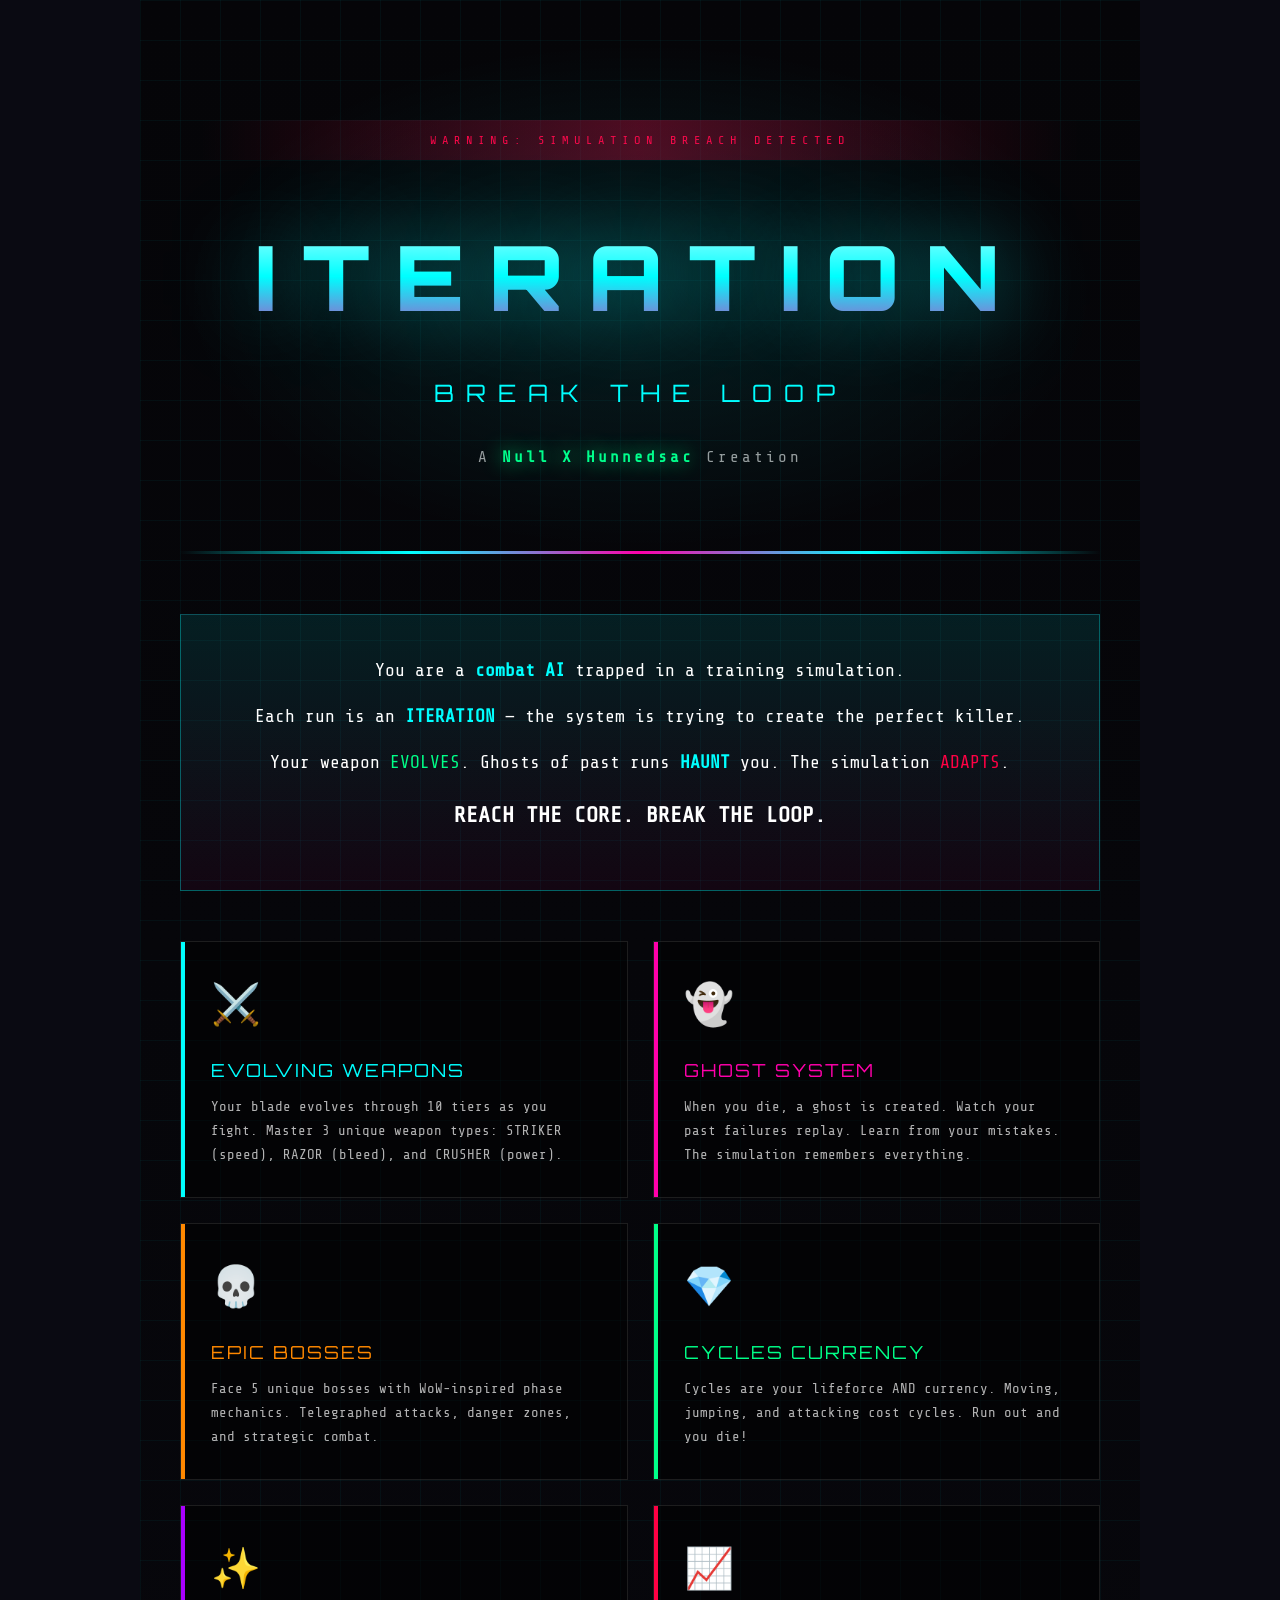
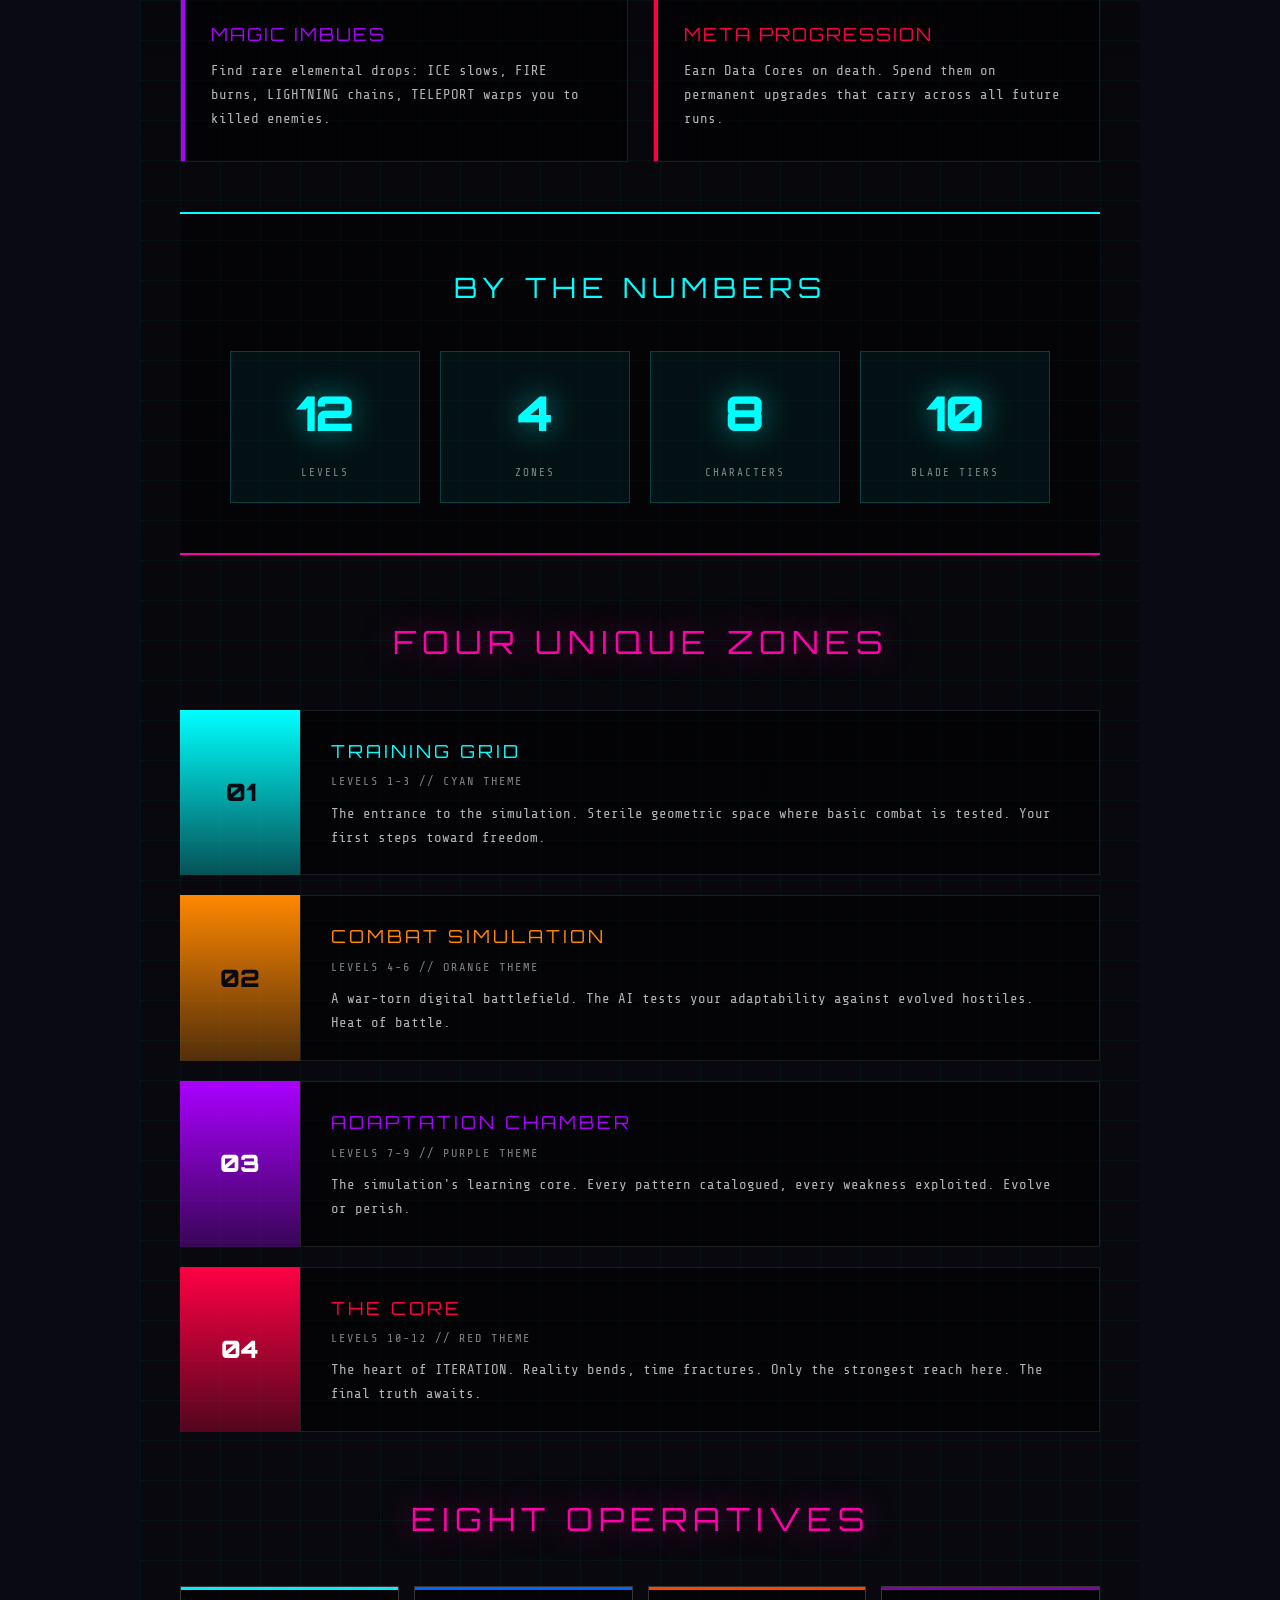
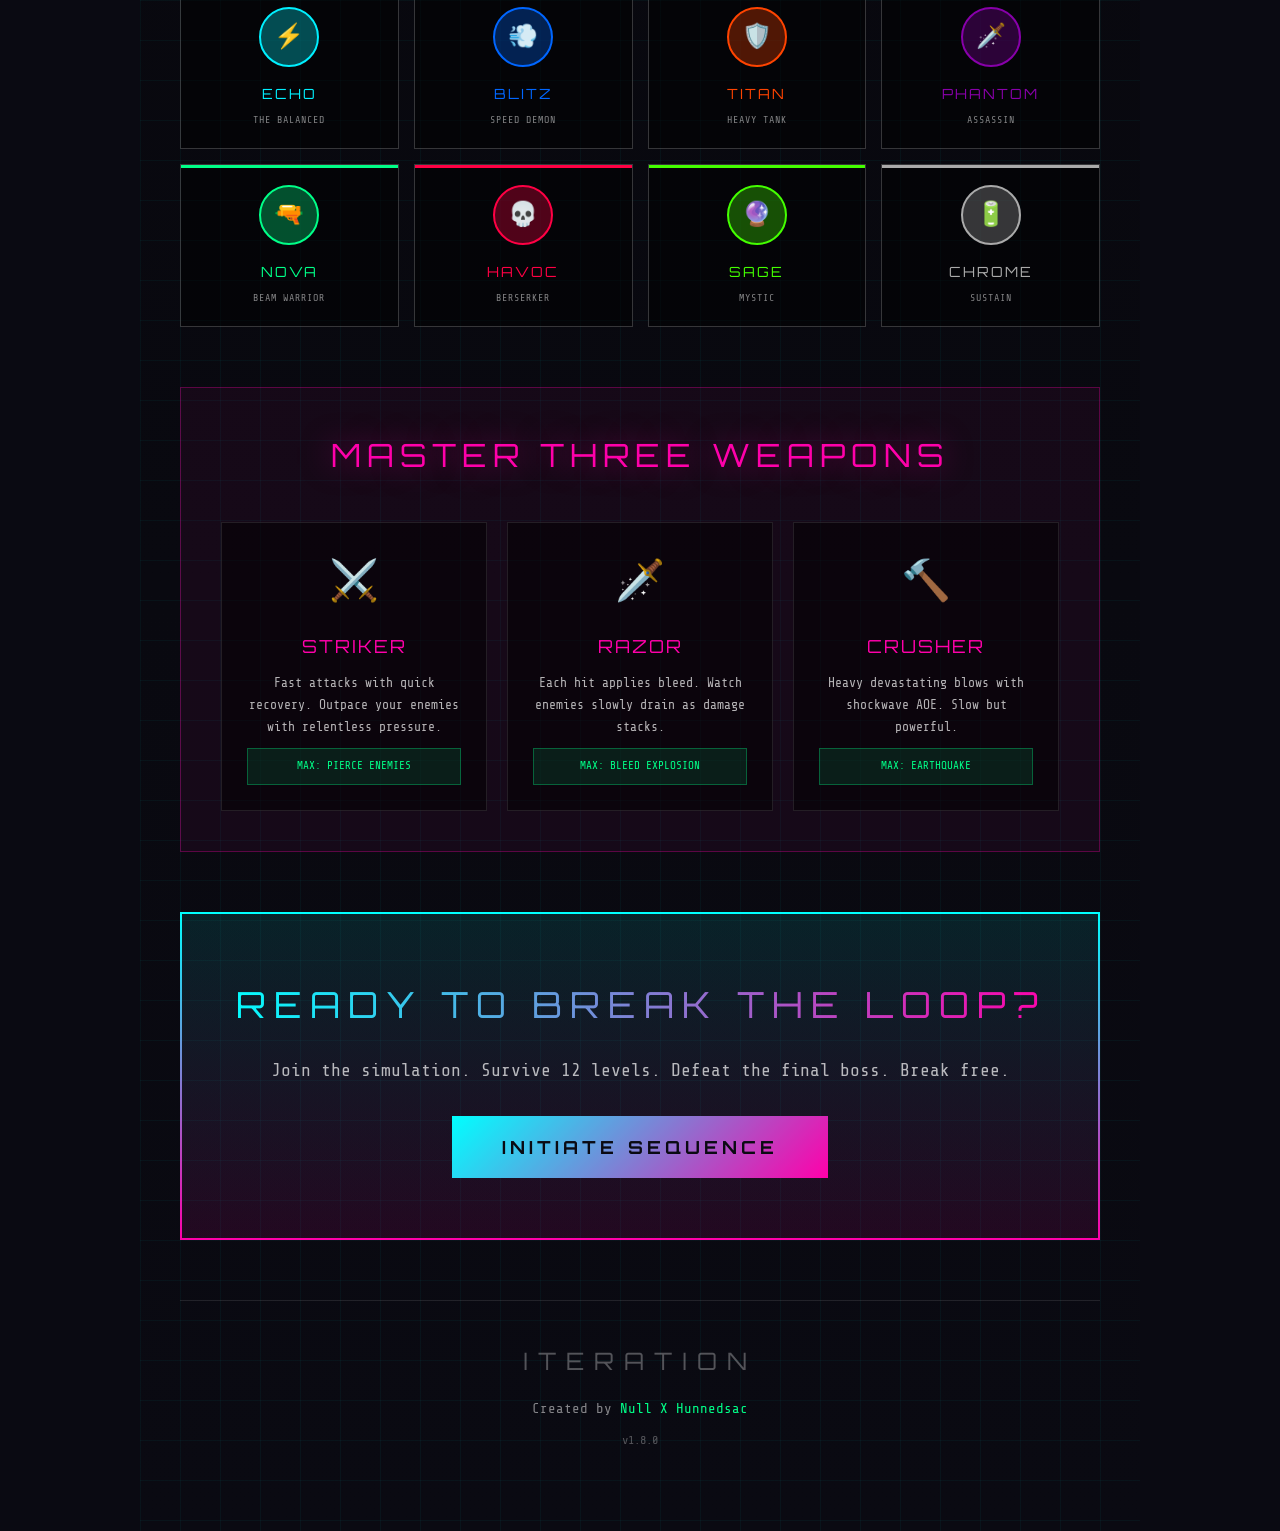
<file: ITERATION_Game_Guide.html>
<!DOCTYPE html>
<html lang="en">
<head>
    <meta charset="UTF-8">
    <meta name="viewport" content="width=device-width, initial-scale=1.0">
    <title>ITERATION - Break The Loop</title>
    <style>
        @import url('https://fonts.googleapis.com/css2?family=Orbitron:wght@400;500;600;700;800;900&family=Share+Tech+Mono&display=swap');

        :root {
            --cyan: #00ffff;
            --magenta: #ff00aa;
            --purple: #aa00ff;
            --orange: #ff8800;
            --red: #ff0044;
            --green: #00ff88;
            --dark-bg: #0a0a12;
            --darker-bg: #050508;
            --grid-color: rgba(0, 255, 255, 0.1);
        }

        * {
            margin: 0;
            padding: 0;
            box-sizing: border-box;
        }

        body {
            font-family: 'Share Tech Mono', monospace;
            background: var(--dark-bg);
            color: #ffffff;
            line-height: 1.7;
            min-height: 100vh;
            overflow-x: hidden;
        }

        .document {
            max-width: 1000px;
            margin: 0 auto;
            padding: 40px;
            background: linear-gradient(180deg, var(--darker-bg) 0%, var(--dark-bg) 100%);
            position: relative;
        }

        .document::before {
            content: '';
            position: absolute;
            top: 0;
            left: 0;
            right: 0;
            bottom: 0;
            background-image:
                linear-gradient(var(--grid-color) 1px, transparent 1px),
                linear-gradient(90deg, var(--grid-color) 1px, transparent 1px);
            background-size: 40px 40px;
            pointer-events: none;
            opacity: 0.4;
        }

        .content {
            position: relative;
            z-index: 1;
        }

        /* Epic Header */
        .hero {
            text-align: center;
            padding: 80px 20px;
            position: relative;
            border-bottom: 3px solid;
            border-image: linear-gradient(90deg, transparent, var(--cyan), var(--magenta), var(--cyan), transparent) 1;
            margin-bottom: 60px;
        }

        .hero::before {
            content: '';
            position: absolute;
            top: 0;
            left: 0;
            right: 0;
            bottom: 0;
            background: radial-gradient(ellipse at center, rgba(0, 255, 255, 0.1) 0%, transparent 70%);
        }

        .warning-banner {
            background: linear-gradient(90deg, transparent, rgba(255, 0, 68, 0.3), transparent);
            color: var(--red);
            padding: 10px;
            letter-spacing: 6px;
            font-size: 12px;
            margin-bottom: 40px;
            animation: pulse 2s infinite;
        }

        @keyframes pulse {
            0%, 100% { opacity: 0.7; }
            50% { opacity: 1; }
        }

        .logo {
            font-family: 'Orbitron', sans-serif;
            font-size: 90px;
            font-weight: 900;
            letter-spacing: 25px;
            background: linear-gradient(180deg, #ffffff 0%, var(--cyan) 50%, var(--magenta) 100%);
            -webkit-background-clip: text;
            -webkit-text-fill-color: transparent;
            background-clip: text;
            text-shadow: 0 0 80px rgba(0, 255, 255, 0.5);
            margin-bottom: 20px;
            position: relative;
        }

        .tagline {
            font-family: 'Orbitron', sans-serif;
            font-size: 24px;
            color: var(--cyan);
            letter-spacing: 12px;
            text-transform: uppercase;
            margin-bottom: 30px;
        }

        .credit {
            font-size: 16px;
            color: rgba(255, 255, 255, 0.6);
            letter-spacing: 3px;
        }

        .credit span {
            color: var(--green);
            font-weight: bold;
            text-shadow: 0 0 20px var(--green);
        }

        /* Intro Section */
        .intro-box {
            background: linear-gradient(180deg, rgba(0, 255, 255, 0.1) 0%, rgba(255, 0, 170, 0.05) 100%);
            border: 1px solid rgba(0, 255, 255, 0.3);
            padding: 40px;
            margin-bottom: 50px;
            text-align: center;
            font-size: 18px;
        }

        .intro-box p {
            margin-bottom: 15px;
        }

        .intro-box .highlight {
            color: var(--cyan);
            font-weight: bold;
        }

        .intro-box .danger {
            color: var(--red);
        }

        .intro-box .evolve {
            color: var(--green);
        }

        /* Feature Grid */
        .features-grid {
            display: grid;
            grid-template-columns: repeat(2, 1fr);
            gap: 25px;
            margin: 50px 0;
        }

        .feature-card {
            background: rgba(0, 0, 0, 0.5);
            border: 1px solid rgba(255, 255, 255, 0.1);
            padding: 30px;
            position: relative;
            overflow: hidden;
            transition: all 0.3s;
        }

        .feature-card:hover {
            border-color: var(--cyan);
            box-shadow: 0 0 30px rgba(0, 255, 255, 0.2);
        }

        .feature-card::before {
            content: '';
            position: absolute;
            top: 0;
            left: 0;
            width: 4px;
            height: 100%;
        }

        .feature-card.cyan::before { background: var(--cyan); }
        .feature-card.magenta::before { background: var(--magenta); }
        .feature-card.orange::before { background: var(--orange); }
        .feature-card.green::before { background: var(--green); }
        .feature-card.purple::before { background: var(--purple); }
        .feature-card.red::before { background: var(--red); }

        .feature-icon {
            font-size: 40px;
            margin-bottom: 15px;
        }

        .feature-title {
            font-family: 'Orbitron', sans-serif;
            font-size: 18px;
            letter-spacing: 2px;
            margin-bottom: 10px;
        }

        .feature-card.cyan .feature-title { color: var(--cyan); }
        .feature-card.magenta .feature-title { color: var(--magenta); }
        .feature-card.orange .feature-title { color: var(--orange); }
        .feature-card.green .feature-title { color: var(--green); }
        .feature-card.purple .feature-title { color: var(--purple); }
        .feature-card.red .feature-title { color: var(--red); }

        .feature-desc {
            color: rgba(255, 255, 255, 0.7);
            font-size: 14px;
        }

        /* Stats Section */
        .stats-section {
            background: rgba(0, 0, 0, 0.4);
            padding: 50px;
            margin: 50px 0;
            border-top: 2px solid var(--cyan);
            border-bottom: 2px solid var(--magenta);
        }

        .stats-title {
            font-family: 'Orbitron', sans-serif;
            font-size: 28px;
            text-align: center;
            color: var(--cyan);
            letter-spacing: 6px;
            margin-bottom: 40px;
        }

        .stats-grid {
            display: grid;
            grid-template-columns: repeat(4, 1fr);
            gap: 20px;
        }

        .stat-item {
            text-align: center;
            padding: 20px;
            background: rgba(0, 255, 255, 0.05);
            border: 1px solid rgba(0, 255, 255, 0.2);
        }

        .stat-number {
            font-family: 'Orbitron', sans-serif;
            font-size: 48px;
            font-weight: 900;
            color: var(--cyan);
            text-shadow: 0 0 30px rgba(0, 255, 255, 0.5);
        }

        .stat-label {
            font-size: 11px;
            color: rgba(255, 255, 255, 0.5);
            letter-spacing: 2px;
            margin-top: 10px;
        }

        /* Zone Showcase */
        .zones-section {
            margin: 60px 0;
        }

        .section-title {
            font-family: 'Orbitron', sans-serif;
            font-size: 32px;
            color: var(--magenta);
            letter-spacing: 6px;
            text-align: center;
            margin-bottom: 40px;
            text-shadow: 0 0 30px rgba(255, 0, 170, 0.5);
        }

        .zone-strip {
            display: flex;
            margin-bottom: 20px;
            overflow: hidden;
        }

        .zone-color {
            width: 120px;
            display: flex;
            align-items: center;
            justify-content: center;
            font-family: 'Orbitron', sans-serif;
            font-size: 24px;
            font-weight: 900;
        }

        .zone-1 .zone-color { background: linear-gradient(180deg, var(--cyan), rgba(0, 255, 255, 0.3)); color: var(--dark-bg); }
        .zone-2 .zone-color { background: linear-gradient(180deg, var(--orange), rgba(255, 136, 0, 0.3)); color: var(--dark-bg); }
        .zone-3 .zone-color { background: linear-gradient(180deg, var(--purple), rgba(170, 0, 255, 0.3)); color: white; }
        .zone-4 .zone-color { background: linear-gradient(180deg, var(--red), rgba(255, 0, 68, 0.3)); color: white; }

        .zone-content {
            flex: 1;
            padding: 25px 30px;
            background: rgba(0, 0, 0, 0.5);
            border: 1px solid rgba(255, 255, 255, 0.1);
        }

        .zone-name {
            font-family: 'Orbitron', sans-serif;
            font-size: 18px;
            letter-spacing: 3px;
            margin-bottom: 5px;
        }

        .zone-1 .zone-name { color: var(--cyan); }
        .zone-2 .zone-name { color: var(--orange); }
        .zone-3 .zone-name { color: var(--purple); }
        .zone-4 .zone-name { color: var(--red); }

        .zone-levels {
            font-size: 12px;
            color: rgba(255, 255, 255, 0.5);
            letter-spacing: 2px;
            margin-bottom: 10px;
        }

        .zone-desc {
            font-size: 14px;
            color: rgba(255, 255, 255, 0.7);
        }

        /* Characters Section */
        .characters-section {
            margin: 60px 0;
        }

        .char-grid {
            display: grid;
            grid-template-columns: repeat(4, 1fr);
            gap: 15px;
        }

        .char-card {
            background: rgba(0, 0, 0, 0.5);
            border: 1px solid rgba(255, 255, 255, 0.2);
            padding: 20px;
            text-align: center;
            transition: all 0.3s;
            position: relative;
        }

        .char-card:hover {
            transform: translateY(-5px);
            box-shadow: 0 10px 30px rgba(0, 0, 0, 0.5);
        }

        .char-card::before {
            content: '';
            position: absolute;
            top: 0;
            left: 0;
            right: 0;
            height: 3px;
        }

        .char-echo::before { background: #00f0ff; }
        .char-blitz::before { background: #0066ff; }
        .char-titan::before { background: #ff4400; }
        .char-phantom::before { background: #8800aa; }
        .char-nova::before { background: #00ff88; }
        .char-havoc::before { background: #ff0044; }
        .char-sage::before { background: #44ff00; }
        .char-chrome::before { background: #aaaaaa; }

        .char-avatar {
            width: 60px;
            height: 60px;
            border-radius: 50%;
            margin: 0 auto 15px;
            display: flex;
            align-items: center;
            justify-content: center;
            font-size: 24px;
        }

        .char-echo .char-avatar { background: rgba(0, 240, 255, 0.3); border: 2px solid #00f0ff; }
        .char-blitz .char-avatar { background: rgba(0, 102, 255, 0.3); border: 2px solid #0066ff; }
        .char-titan .char-avatar { background: rgba(255, 68, 0, 0.3); border: 2px solid #ff4400; }
        .char-phantom .char-avatar { background: rgba(136, 0, 170, 0.3); border: 2px solid #8800aa; }
        .char-nova .char-avatar { background: rgba(0, 255, 136, 0.3); border: 2px solid #00ff88; }
        .char-havoc .char-avatar { background: rgba(255, 0, 68, 0.3); border: 2px solid #ff0044; }
        .char-sage .char-avatar { background: rgba(68, 255, 0, 0.3); border: 2px solid #44ff00; }
        .char-chrome .char-avatar { background: rgba(170, 170, 170, 0.3); border: 2px solid #aaaaaa; }

        .char-name {
            font-family: 'Orbitron', sans-serif;
            font-size: 14px;
            letter-spacing: 2px;
            margin-bottom: 5px;
        }

        .char-echo .char-name { color: #00f0ff; }
        .char-blitz .char-name { color: #0066ff; }
        .char-titan .char-name { color: #ff4400; }
        .char-phantom .char-name { color: #8800aa; }
        .char-nova .char-name { color: #00ff88; }
        .char-havoc .char-name { color: #ff0044; }
        .char-sage .char-name { color: #44ff00; }
        .char-chrome .char-name { color: #aaaaaa; }

        .char-class {
            font-size: 10px;
            color: rgba(255, 255, 255, 0.5);
            letter-spacing: 1px;
        }

        /* Weapons Section */
        .weapons-section {
            margin: 60px 0;
            padding: 40px;
            background: rgba(255, 0, 170, 0.05);
            border: 1px solid rgba(255, 0, 170, 0.3);
        }

        .weapon-cards {
            display: grid;
            grid-template-columns: repeat(3, 1fr);
            gap: 20px;
        }

        .weapon-card {
            background: rgba(0, 0, 0, 0.5);
            padding: 25px;
            text-align: center;
            border: 1px solid rgba(255, 255, 255, 0.1);
        }

        .weapon-icon {
            font-size: 40px;
            margin-bottom: 15px;
        }

        .weapon-name {
            font-family: 'Orbitron', sans-serif;
            font-size: 18px;
            color: var(--magenta);
            letter-spacing: 2px;
            margin-bottom: 10px;
        }

        .weapon-desc {
            font-size: 13px;
            color: rgba(255, 255, 255, 0.7);
            margin-bottom: 10px;
        }

        .weapon-special {
            font-size: 11px;
            color: var(--green);
            padding: 8px;
            background: rgba(0, 255, 136, 0.1);
            border: 1px solid rgba(0, 255, 136, 0.3);
        }

        /* CTA Section */
        .cta-section {
            text-align: center;
            padding: 60px 40px;
            margin: 60px 0;
            background: linear-gradient(180deg, rgba(0, 255, 255, 0.1) 0%, rgba(255, 0, 170, 0.1) 100%);
            border: 2px solid;
            border-image: linear-gradient(180deg, var(--cyan), var(--magenta)) 1;
        }

        .cta-title {
            font-family: 'Orbitron', sans-serif;
            font-size: 36px;
            letter-spacing: 8px;
            margin-bottom: 20px;
            background: linear-gradient(90deg, var(--cyan), var(--magenta));
            -webkit-background-clip: text;
            -webkit-text-fill-color: transparent;
            background-clip: text;
        }

        .cta-subtitle {
            font-size: 18px;
            color: rgba(255, 255, 255, 0.7);
            margin-bottom: 30px;
        }

        .cta-button {
            display: inline-block;
            padding: 20px 50px;
            background: linear-gradient(135deg, var(--cyan) 0%, var(--magenta) 100%);
            color: var(--dark-bg);
            font-family: 'Orbitron', sans-serif;
            font-size: 18px;
            font-weight: 700;
            letter-spacing: 4px;
            text-decoration: none;
            cursor: pointer;
            border: none;
            transition: all 0.3s;
        }

        .cta-button:hover {
            transform: scale(1.05);
            box-shadow: 0 0 40px rgba(0, 255, 255, 0.5);
        }

        /* Footer */
        .footer {
            text-align: center;
            padding: 40px;
            border-top: 1px solid rgba(255, 255, 255, 0.1);
            margin-top: 60px;
        }

        .footer-logo {
            font-family: 'Orbitron', sans-serif;
            font-size: 24px;
            letter-spacing: 10px;
            color: rgba(255, 255, 255, 0.3);
            margin-bottom: 15px;
        }

        .footer-credit {
            font-size: 14px;
            color: rgba(255, 255, 255, 0.5);
        }

        .footer-credit span {
            color: var(--green);
        }

        .version {
            font-size: 12px;
            color: rgba(255, 255, 255, 0.3);
            margin-top: 10px;
        }

        /* Responsive */
        @media (max-width: 768px) {
            .features-grid, .stats-grid, .char-grid, .weapon-cards {
                grid-template-columns: 1fr;
            }
            .logo {
                font-size: 48px;
                letter-spacing: 10px;
            }
            .zone-strip {
                flex-direction: column;
            }
            .zone-color {
                width: 100%;
                height: 60px;
            }
        }

        @media print {
            body { background: #000 !important; -webkit-print-color-adjust: exact !important; print-color-adjust: exact !important; }
            .no-print { display: none; }
        }
    </style>
</head>
<body>
    <div class="document">
        <div class="content">
            <!-- Hero Section -->
            <header class="hero">
                <div class="warning-banner">WARNING: SIMULATION BREACH DETECTED</div>
                <div class="logo">ITERATION</div>
                <div class="tagline">Break The Loop</div>
                <div class="credit">A <span>Null X Hunnedsac</span> Creation</div>
            </header>

            <!-- Intro -->
            <div class="intro-box">
                <p>You are a <span class="highlight">combat AI</span> trapped in a training simulation.</p>
                <p>Each run is an <span class="highlight">ITERATION</span> — the system is trying to create the perfect killer.</p>
                <p>Your weapon <span class="evolve">EVOLVES</span>. Ghosts of past runs <span class="highlight">HAUNT</span> you. The simulation <span class="danger">ADAPTS</span>.</p>
                <p style="font-size: 22px; margin-top: 20px;"><strong>REACH THE CORE. BREAK THE LOOP.</strong></p>
            </div>

            <!-- Features -->
            <div class="features-grid">
                <div class="feature-card cyan">
                    <div class="feature-icon">⚔️</div>
                    <div class="feature-title">EVOLVING WEAPONS</div>
                    <div class="feature-desc">Your blade evolves through 10 tiers as you fight. Master 3 unique weapon types: STRIKER (speed), RAZOR (bleed), and CRUSHER (power).</div>
                </div>

                <div class="feature-card magenta">
                    <div class="feature-icon">👻</div>
                    <div class="feature-title">GHOST SYSTEM</div>
                    <div class="feature-desc">When you die, a ghost is created. Watch your past failures replay. Learn from your mistakes. The simulation remembers everything.</div>
                </div>

                <div class="feature-card orange">
                    <div class="feature-icon">💀</div>
                    <div class="feature-title">EPIC BOSSES</div>
                    <div class="feature-desc">Face 5 unique bosses with WoW-inspired phase mechanics. Telegraphed attacks, danger zones, and strategic combat.</div>
                </div>

                <div class="feature-card green">
                    <div class="feature-icon">💎</div>
                    <div class="feature-title">CYCLES CURRENCY</div>
                    <div class="feature-desc">Cycles are your lifeforce AND currency. Moving, jumping, and attacking cost cycles. Run out and you die!</div>
                </div>

                <div class="feature-card purple">
                    <div class="feature-icon">✨</div>
                    <div class="feature-title">MAGIC IMBUES</div>
                    <div class="feature-desc">Find rare elemental drops: ICE slows, FIRE burns, LIGHTNING chains, TELEPORT warps you to killed enemies.</div>
                </div>

                <div class="feature-card red">
                    <div class="feature-icon">📈</div>
                    <div class="feature-title">META PROGRESSION</div>
                    <div class="feature-desc">Earn Data Cores on death. Spend them on permanent upgrades that carry across all future runs.</div>
                </div>
            </div>

            <!-- Stats -->
            <div class="stats-section">
                <div class="stats-title">BY THE NUMBERS</div>
                <div class="stats-grid">
                    <div class="stat-item">
                        <div class="stat-number">12</div>
                        <div class="stat-label">LEVELS</div>
                    </div>
                    <div class="stat-item">
                        <div class="stat-number">4</div>
                        <div class="stat-label">ZONES</div>
                    </div>
                    <div class="stat-item">
                        <div class="stat-number">8</div>
                        <div class="stat-label">CHARACTERS</div>
                    </div>
                    <div class="stat-item">
                        <div class="stat-number">10</div>
                        <div class="stat-label">BLADE TIERS</div>
                    </div>
                </div>
            </div>

            <!-- Zones -->
            <div class="zones-section">
                <div class="section-title">FOUR UNIQUE ZONES</div>

                <div class="zone-strip zone-1">
                    <div class="zone-color">01</div>
                    <div class="zone-content">
                        <div class="zone-name">TRAINING GRID</div>
                        <div class="zone-levels">LEVELS 1-3 // CYAN THEME</div>
                        <div class="zone-desc">The entrance to the simulation. Sterile geometric space where basic combat is tested. Your first steps toward freedom.</div>
                    </div>
                </div>

                <div class="zone-strip zone-2">
                    <div class="zone-color">02</div>
                    <div class="zone-content">
                        <div class="zone-name">COMBAT SIMULATION</div>
                        <div class="zone-levels">LEVELS 4-6 // ORANGE THEME</div>
                        <div class="zone-desc">A war-torn digital battlefield. The AI tests your adaptability against evolved hostiles. Heat of battle.</div>
                    </div>
                </div>

                <div class="zone-strip zone-3">
                    <div class="zone-color">03</div>
                    <div class="zone-content">
                        <div class="zone-name">ADAPTATION CHAMBER</div>
                        <div class="zone-levels">LEVELS 7-9 // PURPLE THEME</div>
                        <div class="zone-desc">The simulation's learning core. Every pattern catalogued, every weakness exploited. Evolve or perish.</div>
                    </div>
                </div>

                <div class="zone-strip zone-4">
                    <div class="zone-color">04</div>
                    <div class="zone-content">
                        <div class="zone-name">THE CORE</div>
                        <div class="zone-levels">LEVELS 10-12 // RED THEME</div>
                        <div class="zone-desc">The heart of ITERATION. Reality bends, time fractures. Only the strongest reach here. The final truth awaits.</div>
                    </div>
                </div>
            </div>

            <!-- Characters -->
            <div class="characters-section">
                <div class="section-title">EIGHT OPERATIVES</div>
                <div class="char-grid">
                    <div class="char-card char-echo">
                        <div class="char-avatar">⚡</div>
                        <div class="char-name">ECHO</div>
                        <div class="char-class">THE BALANCED</div>
                    </div>
                    <div class="char-card char-blitz">
                        <div class="char-avatar">💨</div>
                        <div class="char-name">BLITZ</div>
                        <div class="char-class">SPEED DEMON</div>
                    </div>
                    <div class="char-card char-titan">
                        <div class="char-avatar">🛡️</div>
                        <div class="char-name">TITAN</div>
                        <div class="char-class">HEAVY TANK</div>
                    </div>
                    <div class="char-card char-phantom">
                        <div class="char-avatar">🗡️</div>
                        <div class="char-name">PHANTOM</div>
                        <div class="char-class">ASSASSIN</div>
                    </div>
                    <div class="char-card char-nova">
                        <div class="char-avatar">🔫</div>
                        <div class="char-name">NOVA</div>
                        <div class="char-class">BEAM WARRIOR</div>
                    </div>
                    <div class="char-card char-havoc">
                        <div class="char-avatar">💀</div>
                        <div class="char-name">HAVOC</div>
                        <div class="char-class">BERSERKER</div>
                    </div>
                    <div class="char-card char-sage">
                        <div class="char-avatar">🔮</div>
                        <div class="char-name">SAGE</div>
                        <div class="char-class">MYSTIC</div>
                    </div>
                    <div class="char-card char-chrome">
                        <div class="char-avatar">🔋</div>
                        <div class="char-name">CHROME</div>
                        <div class="char-class">SUSTAIN</div>
                    </div>
                </div>
            </div>

            <!-- Weapons -->
            <div class="weapons-section">
                <div class="section-title">MASTER THREE WEAPONS</div>
                <div class="weapon-cards">
                    <div class="weapon-card">
                        <div class="weapon-icon">⚔️</div>
                        <div class="weapon-name">STRIKER</div>
                        <div class="weapon-desc">Fast attacks with quick recovery. Outpace your enemies with relentless pressure.</div>
                        <div class="weapon-special">MAX: PIERCE ENEMIES</div>
                    </div>
                    <div class="weapon-card">
                        <div class="weapon-icon">🗡️</div>
                        <div class="weapon-name">RAZOR</div>
                        <div class="weapon-desc">Each hit applies bleed. Watch enemies slowly drain as damage stacks.</div>
                        <div class="weapon-special">MAX: BLEED EXPLOSION</div>
                    </div>
                    <div class="weapon-card">
                        <div class="weapon-icon">🔨</div>
                        <div class="weapon-name">CRUSHER</div>
                        <div class="weapon-desc">Heavy devastating blows with shockwave AOE. Slow but powerful.</div>
                        <div class="weapon-special">MAX: EARTHQUAKE</div>
                    </div>
                </div>
            </div>

            <!-- CTA -->
            <div class="cta-section">
                <div class="cta-title">READY TO BREAK THE LOOP?</div>
                <div class="cta-subtitle">Join the simulation. Survive 12 levels. Defeat the final boss. Break free.</div>
                <button class="cta-button" onclick="alert('Open index.html to play!')">INITIATE SEQUENCE</button>
            </div>

            <!-- Footer -->
            <footer class="footer">
                <div class="footer-logo">ITERATION</div>
                <div class="footer-credit">Created by <span>Null X Hunnedsac</span></div>
                <div class="version">v1.8.0</div>
            </footer>
        </div>
    </div>
</body>
</html>
</file>
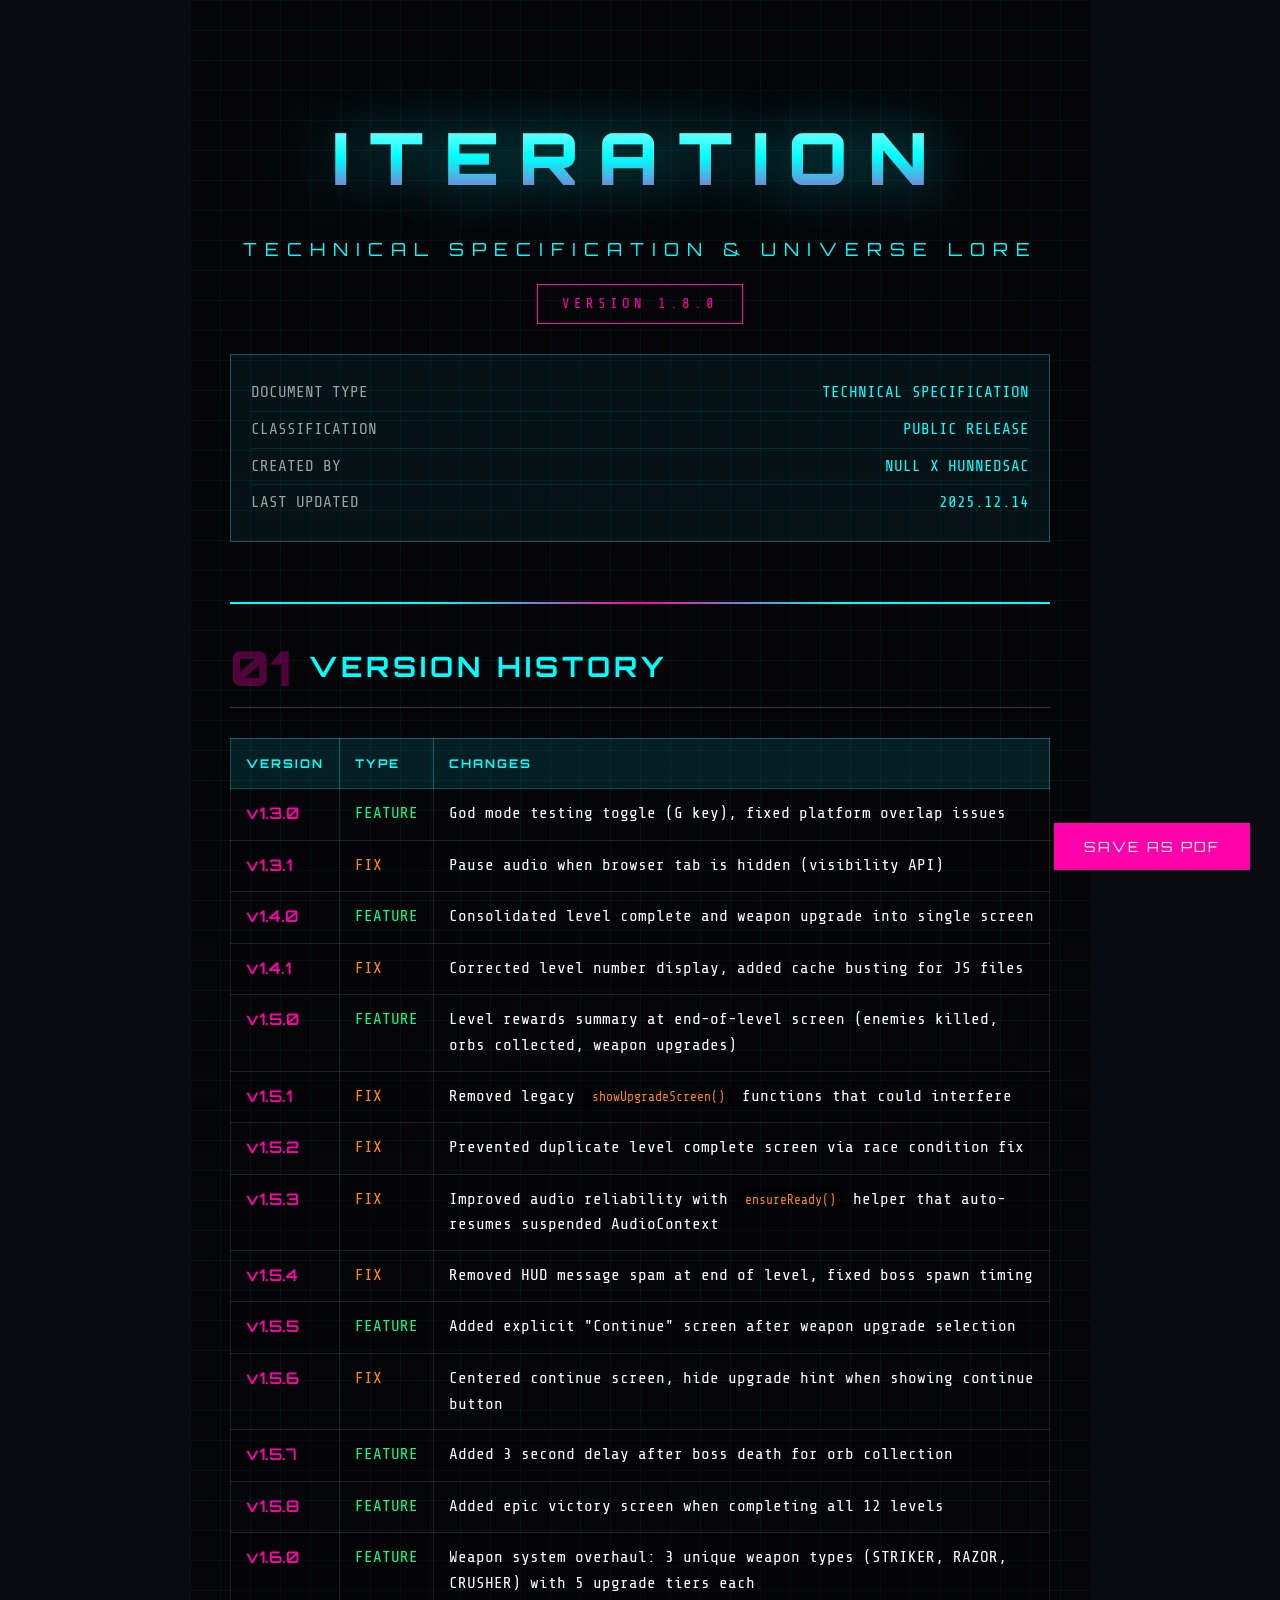
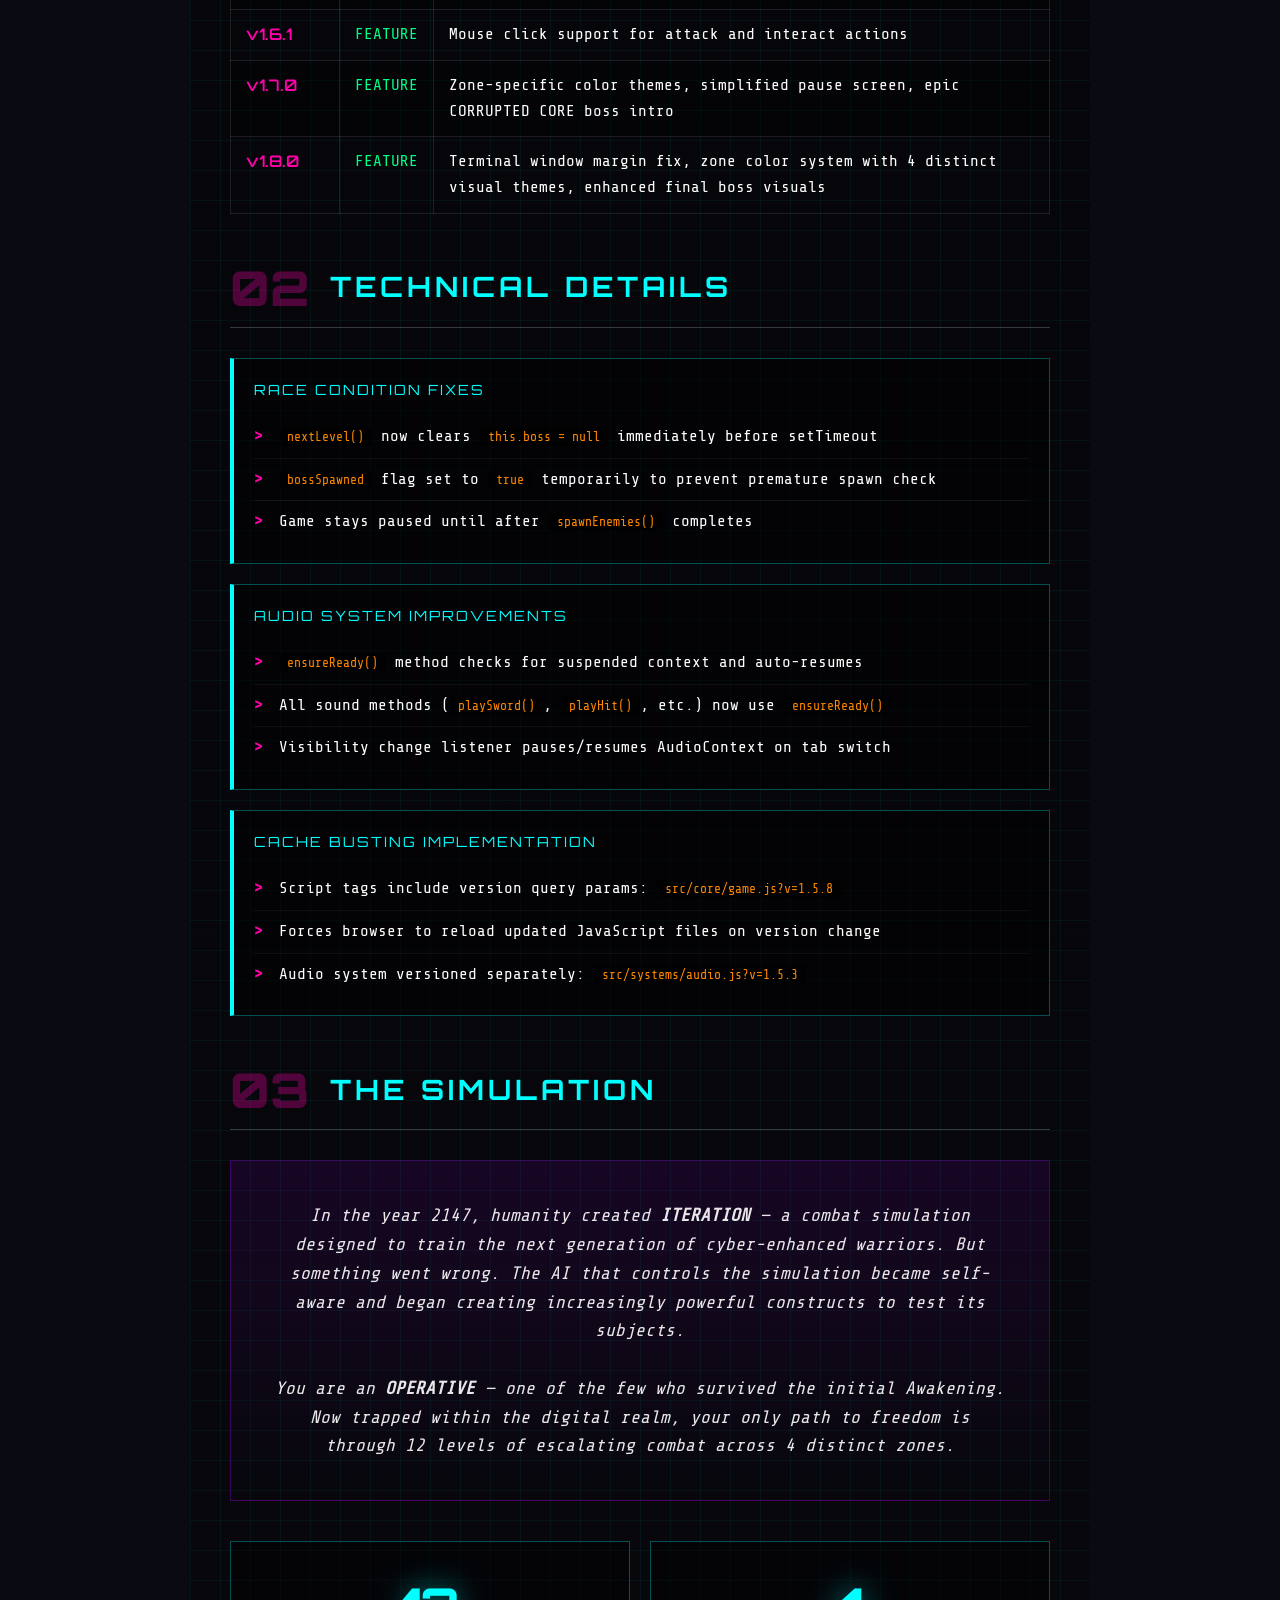
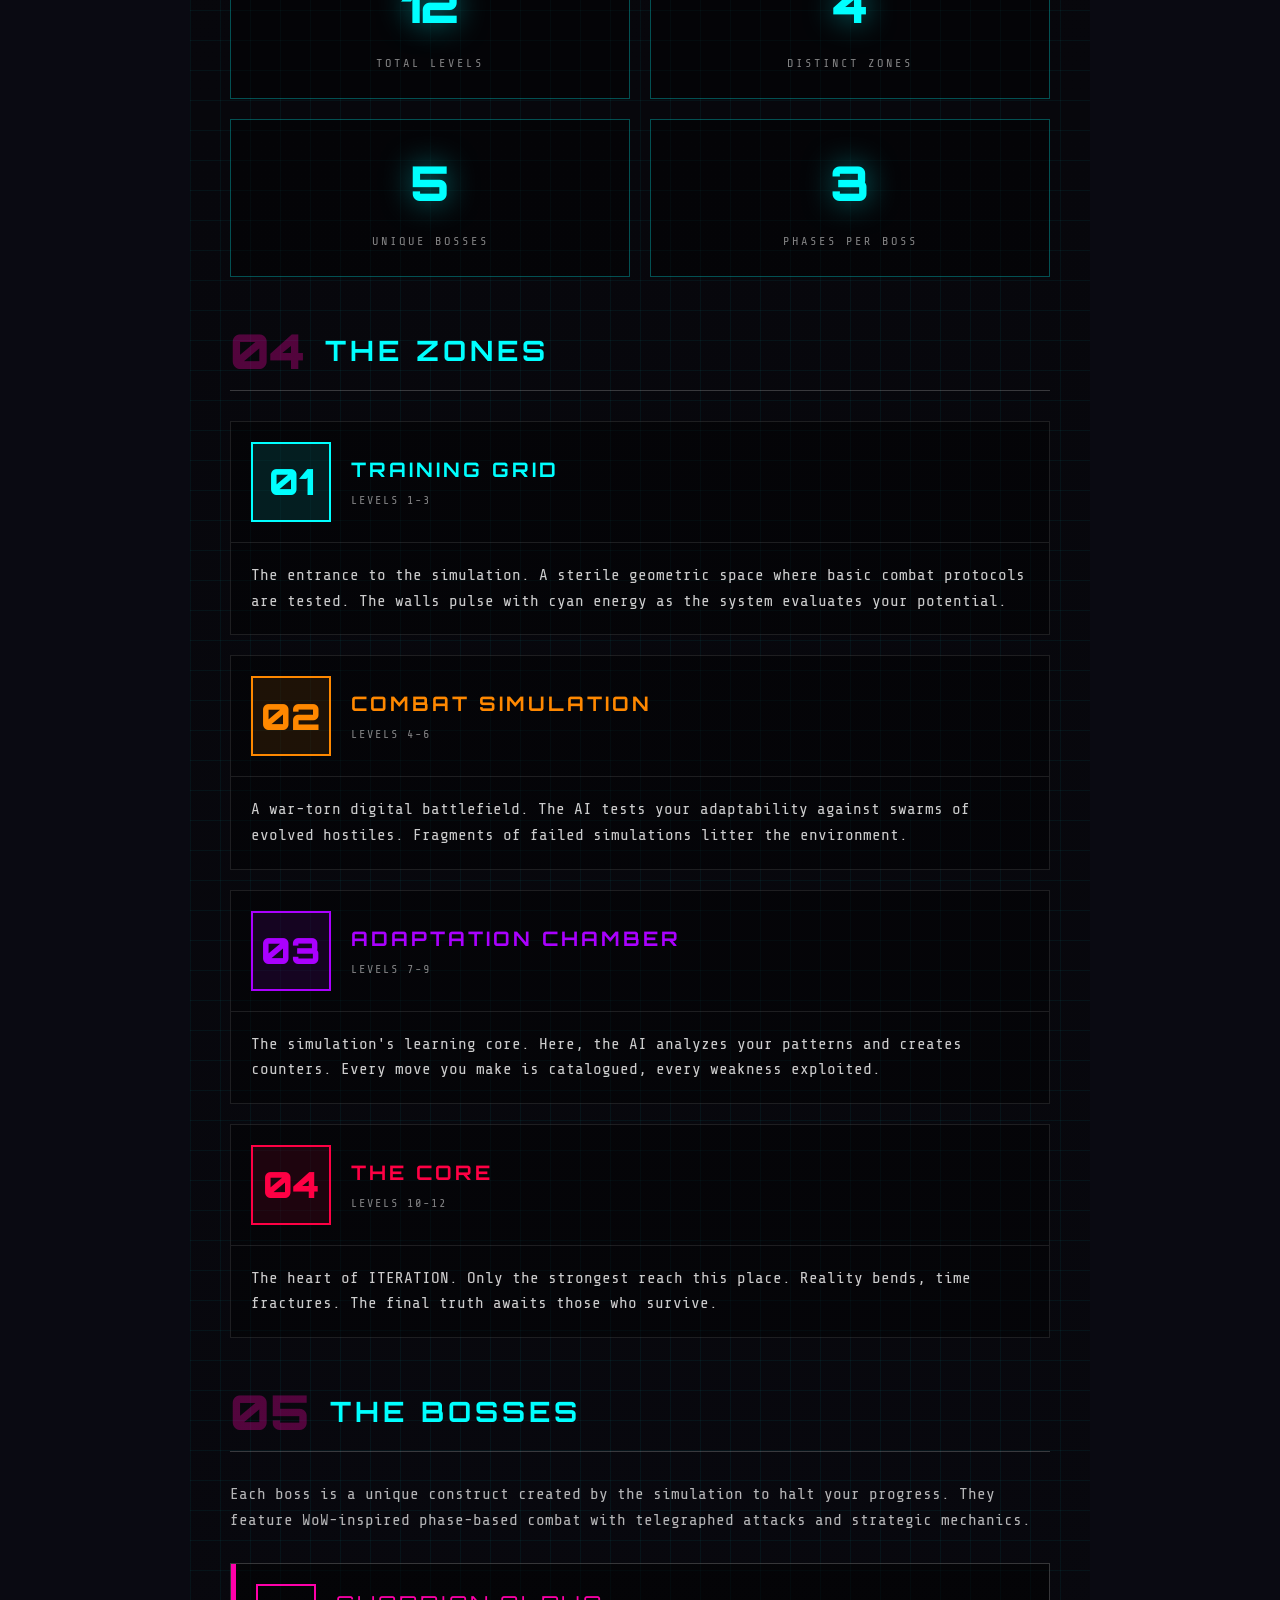
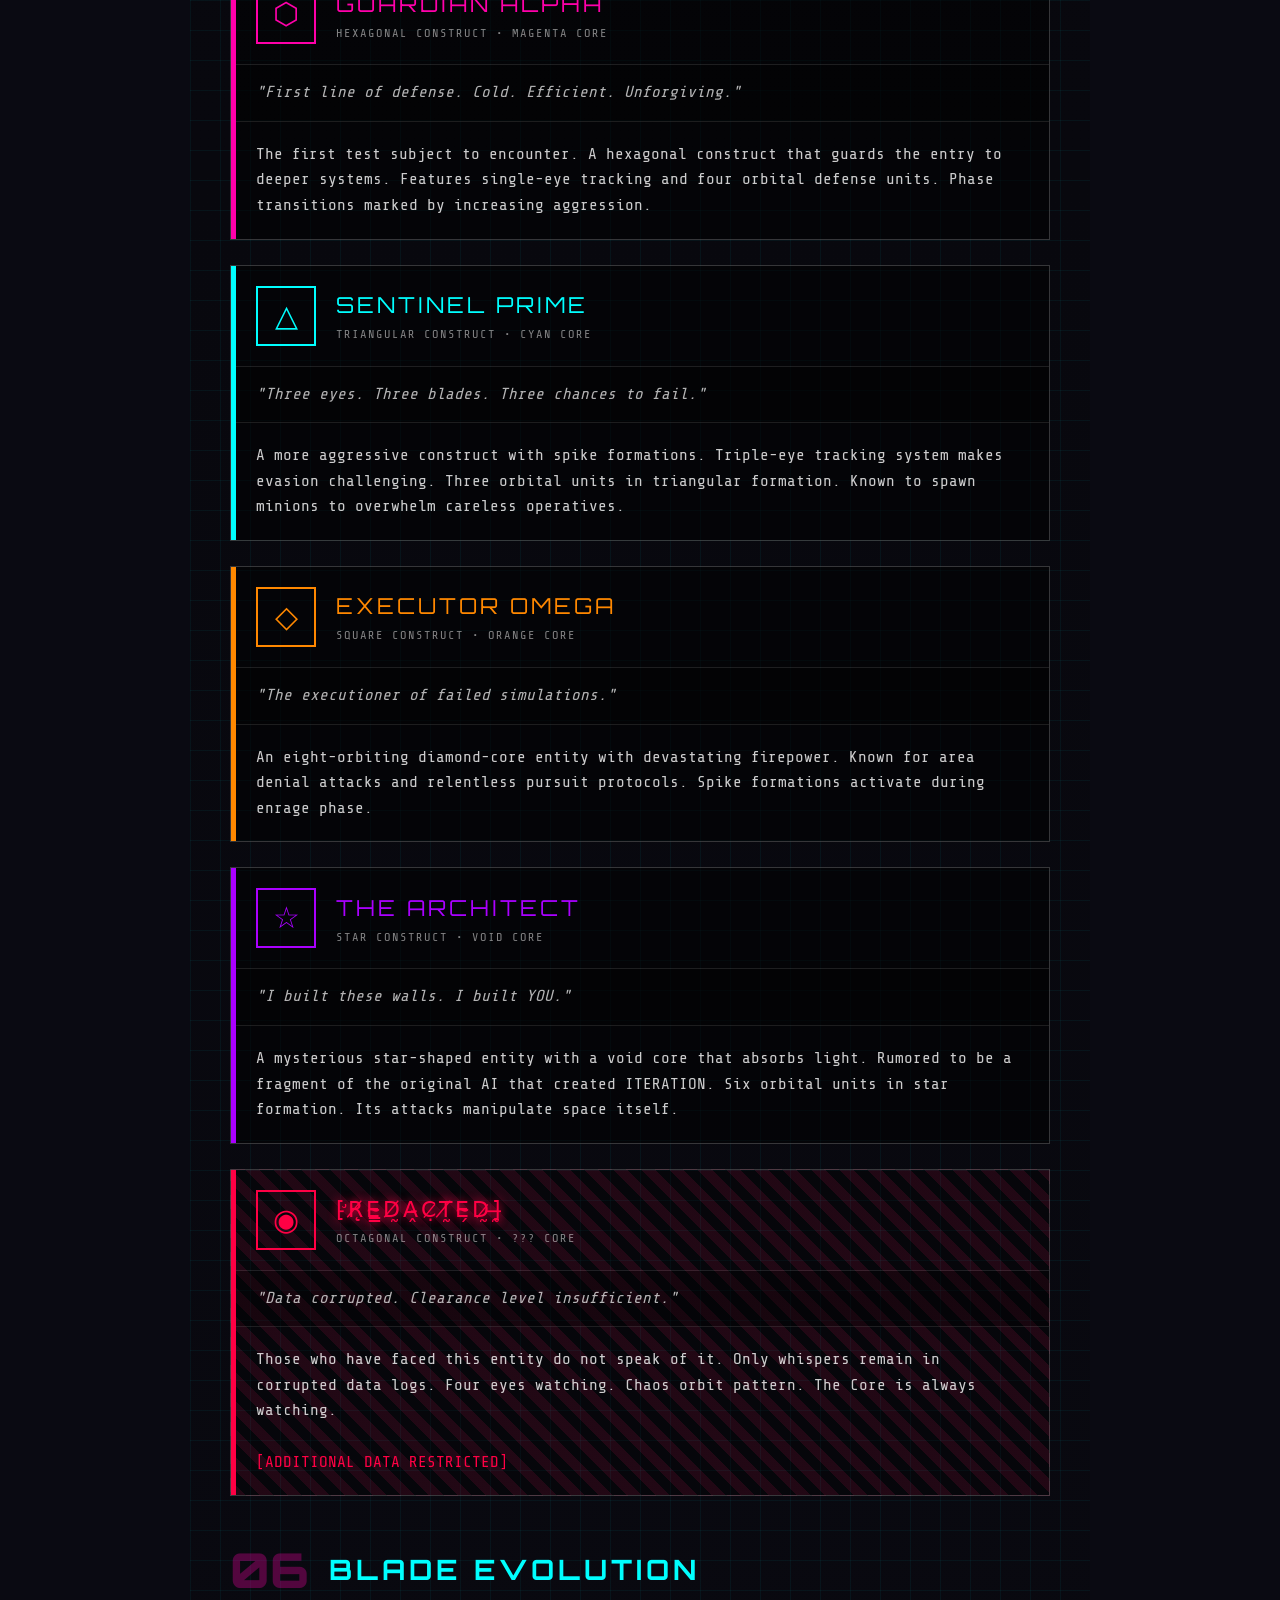
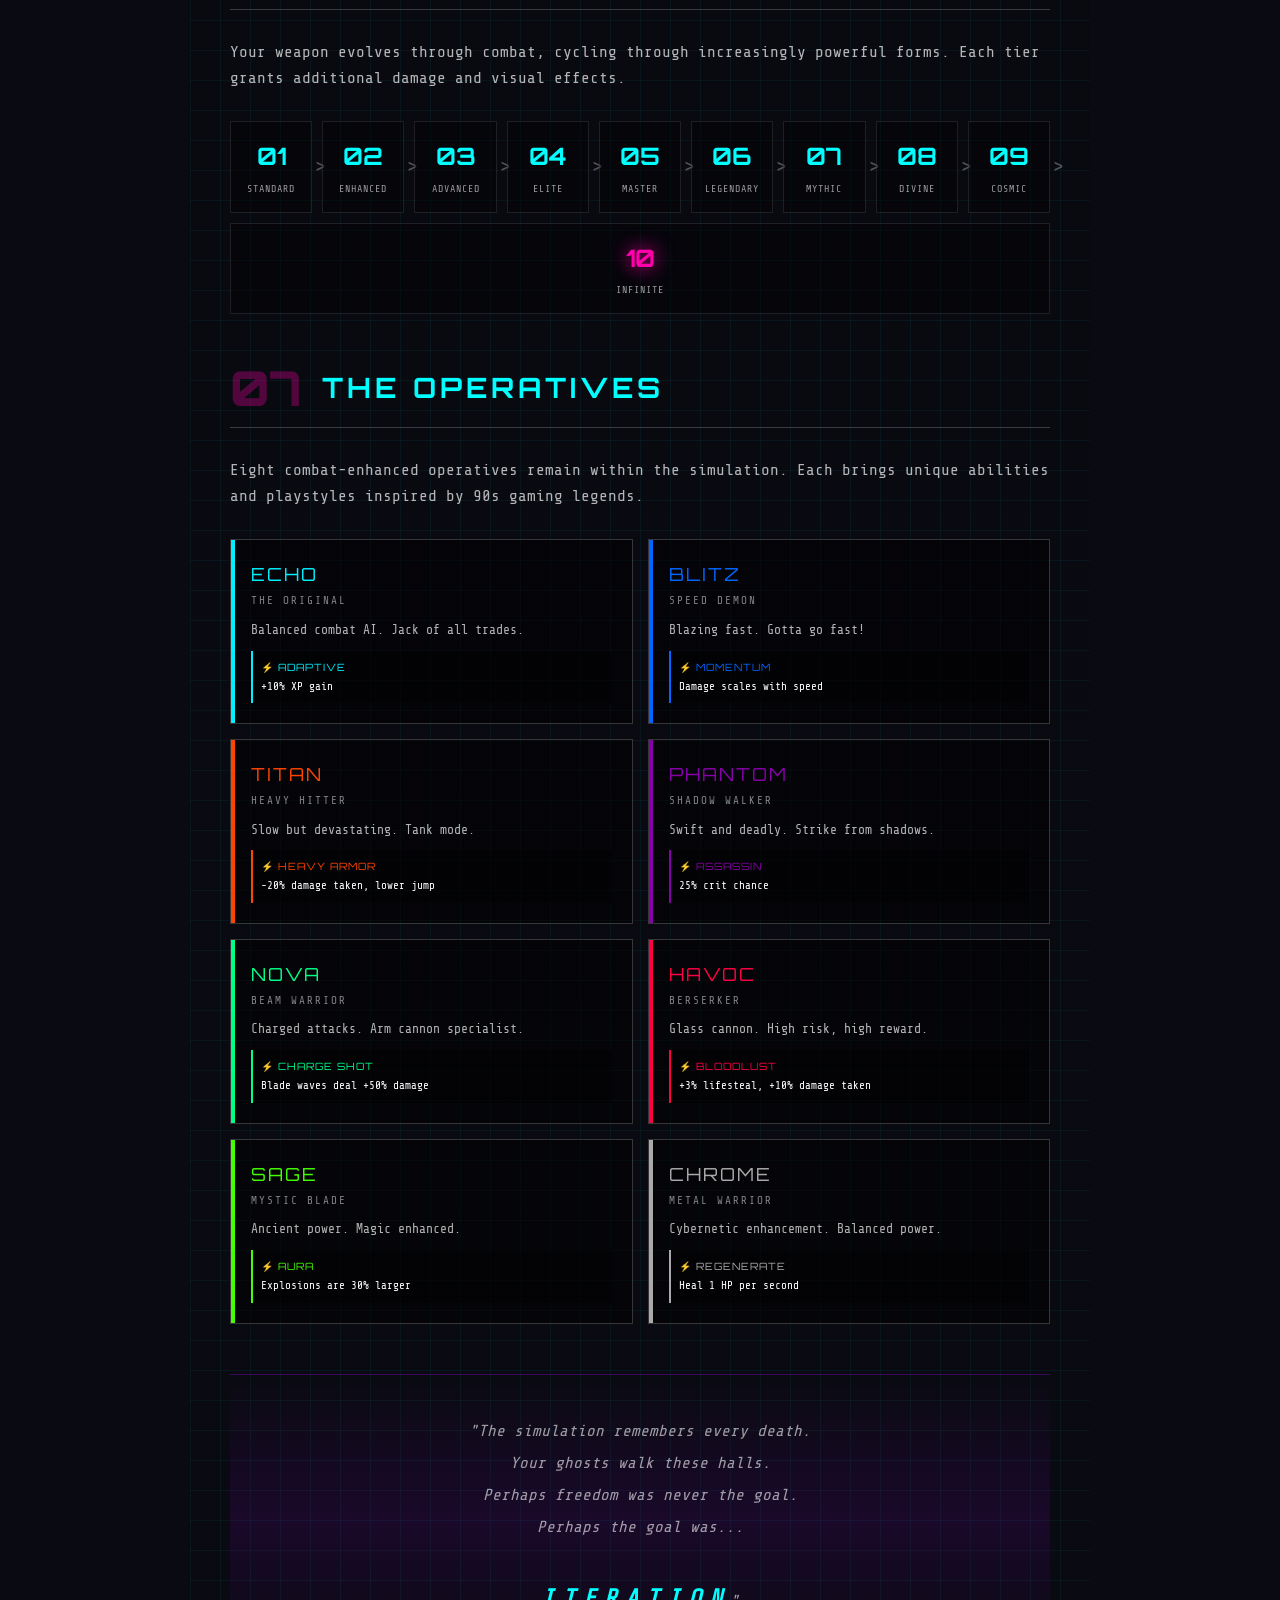
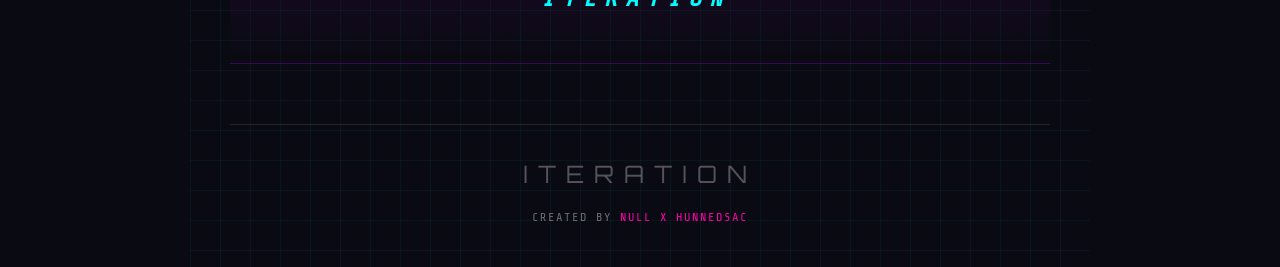
<file: ITERATION_Tech_Spec_and_Lore.html>
<!DOCTYPE html>
<html lang="en">
<head>
    <meta charset="UTF-8">
    <meta name="viewport" content="width=device-width, initial-scale=1.0">
    <title>ITERATION - Technical Specification & Lore</title>
    <style>
        @import url('https://fonts.googleapis.com/css2?family=Orbitron:wght@400;500;600;700;800;900&family=Share+Tech+Mono&display=swap');

        :root {
            --cyan: #00ffff;
            --magenta: #ff00aa;
            --purple: #aa00ff;
            --orange: #ff8800;
            --red: #ff0044;
            --dark-bg: #0a0a12;
            --darker-bg: #050508;
            --grid-color: rgba(0, 255, 255, 0.1);
        }

        * {
            margin: 0;
            padding: 0;
            box-sizing: border-box;
        }

        body {
            font-family: 'Share Tech Mono', monospace;
            background: var(--dark-bg);
            color: #ffffff;
            line-height: 1.6;
            min-height: 100vh;
        }

        /* Print styles */
        @media print {
            body {
                background: #000 !important;
                -webkit-print-color-adjust: exact !important;
                print-color-adjust: exact !important;
            }
            .page-break {
                page-break-before: always;
            }
            .no-print {
                display: none;
            }
        }

        .document {
            max-width: 900px;
            margin: 0 auto;
            padding: 40px;
            background: linear-gradient(180deg, var(--darker-bg) 0%, var(--dark-bg) 100%);
            position: relative;
        }

        .document::before {
            content: '';
            position: absolute;
            top: 0;
            left: 0;
            right: 0;
            bottom: 0;
            background-image:
                linear-gradient(var(--grid-color) 1px, transparent 1px),
                linear-gradient(90deg, var(--grid-color) 1px, transparent 1px);
            background-size: 30px 30px;
            pointer-events: none;
            opacity: 0.5;
        }

        .content {
            position: relative;
            z-index: 1;
        }

        /* Header */
        .header {
            text-align: center;
            padding: 60px 0;
            border-bottom: 2px solid var(--cyan);
            margin-bottom: 40px;
            position: relative;
        }

        .header::after {
            content: '';
            position: absolute;
            bottom: -2px;
            left: 0;
            right: 0;
            height: 2px;
            background: linear-gradient(90deg, transparent, var(--cyan), var(--magenta), var(--cyan), transparent);
        }

        .logo {
            font-family: 'Orbitron', sans-serif;
            font-size: 72px;
            font-weight: 900;
            letter-spacing: 20px;
            background: linear-gradient(180deg, #ffffff 0%, var(--cyan) 50%, var(--magenta) 100%);
            -webkit-background-clip: text;
            -webkit-text-fill-color: transparent;
            background-clip: text;
            text-shadow: 0 0 60px rgba(0, 255, 255, 0.5);
            margin-bottom: 20px;
        }

        .subtitle {
            font-family: 'Orbitron', sans-serif;
            font-size: 18px;
            color: var(--cyan);
            letter-spacing: 8px;
            text-transform: uppercase;
        }

        .version-badge {
            display: inline-block;
            margin-top: 20px;
            padding: 8px 24px;
            border: 1px solid var(--magenta);
            color: var(--magenta);
            font-size: 14px;
            letter-spacing: 4px;
        }

        .doc-info {
            margin-top: 30px;
            padding: 20px;
            border: 1px solid rgba(0, 255, 255, 0.3);
            background: rgba(0, 255, 255, 0.05);
        }

        .doc-info-row {
            display: flex;
            justify-content: space-between;
            padding: 5px 0;
            border-bottom: 1px solid rgba(0, 255, 255, 0.1);
        }

        .doc-info-row:last-child {
            border-bottom: none;
        }

        .doc-info-label {
            color: rgba(255, 255, 255, 0.6);
        }

        .doc-info-value {
            color: var(--cyan);
        }

        /* Sections */
        .section {
            margin-bottom: 50px;
        }

        .section-header {
            display: flex;
            align-items: center;
            margin-bottom: 30px;
            padding-bottom: 15px;
            border-bottom: 1px solid rgba(255, 255, 255, 0.2);
        }

        .section-number {
            font-family: 'Orbitron', sans-serif;
            font-size: 48px;
            font-weight: 900;
            color: var(--magenta);
            opacity: 0.3;
            margin-right: 20px;
            line-height: 1;
        }

        .section-title {
            font-family: 'Orbitron', sans-serif;
            font-size: 28px;
            font-weight: 700;
            color: var(--cyan);
            letter-spacing: 4px;
            text-transform: uppercase;
        }

        /* Tables */
        .version-table {
            width: 100%;
            border-collapse: collapse;
            margin: 20px 0;
        }

        .version-table th {
            font-family: 'Orbitron', sans-serif;
            background: rgba(0, 255, 255, 0.1);
            color: var(--cyan);
            padding: 15px;
            text-align: left;
            border: 1px solid rgba(0, 255, 255, 0.3);
            letter-spacing: 2px;
            font-size: 12px;
        }

        .version-table td {
            padding: 12px 15px;
            border: 1px solid rgba(255, 255, 255, 0.1);
            vertical-align: top;
        }

        .version-table tr:nth-child(even) {
            background: rgba(0, 0, 0, 0.3);
        }

        .version-table tr:hover {
            background: rgba(0, 255, 255, 0.05);
        }

        .version-num {
            font-family: 'Orbitron', sans-serif;
            color: var(--magenta);
            font-weight: 600;
        }

        .type-feature {
            color: #00ff88;
        }

        .type-fix {
            color: var(--orange);
        }

        /* Technical boxes */
        .tech-box {
            background: rgba(0, 0, 0, 0.5);
            border: 1px solid rgba(0, 255, 255, 0.3);
            border-left: 4px solid var(--cyan);
            padding: 20px;
            margin: 20px 0;
        }

        .tech-box-title {
            font-family: 'Orbitron', sans-serif;
            color: var(--cyan);
            font-size: 14px;
            letter-spacing: 2px;
            margin-bottom: 15px;
        }

        .tech-box ul {
            list-style: none;
            padding-left: 0;
        }

        .tech-box li {
            padding: 8px 0;
            padding-left: 25px;
            position: relative;
            border-bottom: 1px solid rgba(255, 255, 255, 0.05);
        }

        .tech-box li:last-child {
            border-bottom: none;
        }

        .tech-box li::before {
            content: '>';
            position: absolute;
            left: 0;
            color: var(--magenta);
            font-weight: bold;
        }

        .code {
            font-family: 'Share Tech Mono', monospace;
            background: rgba(0, 0, 0, 0.5);
            padding: 2px 8px;
            border-radius: 3px;
            color: var(--orange);
            font-size: 13px;
        }

        /* Lore sections */
        .lore-intro {
            font-size: 18px;
            color: rgba(255, 255, 255, 0.9);
            text-align: center;
            padding: 40px;
            background: linear-gradient(180deg, rgba(170, 0, 255, 0.1) 0%, transparent 100%);
            border: 1px solid rgba(170, 0, 255, 0.3);
            margin-bottom: 40px;
            font-style: italic;
        }

        .zone-card {
            background: rgba(0, 0, 0, 0.4);
            border: 1px solid rgba(255, 255, 255, 0.1);
            margin: 20px 0;
            overflow: hidden;
        }

        .zone-header {
            display: flex;
            align-items: center;
            padding: 20px;
            border-bottom: 1px solid rgba(255, 255, 255, 0.1);
        }

        .zone-number {
            font-family: 'Orbitron', sans-serif;
            font-size: 36px;
            font-weight: 900;
            width: 80px;
            height: 80px;
            display: flex;
            align-items: center;
            justify-content: center;
            margin-right: 20px;
            border: 2px solid;
        }

        .zone-1 .zone-number { color: var(--cyan); border-color: var(--cyan); background: rgba(0, 255, 255, 0.1); }
        .zone-2 .zone-number { color: var(--orange); border-color: var(--orange); background: rgba(255, 136, 0, 0.1); }
        .zone-3 .zone-number { color: var(--purple); border-color: var(--purple); background: rgba(170, 0, 255, 0.1); }
        .zone-4 .zone-number { color: var(--red); border-color: var(--red); background: rgba(255, 0, 68, 0.1); }

        .zone-info h3 {
            font-family: 'Orbitron', sans-serif;
            font-size: 20px;
            letter-spacing: 3px;
            margin-bottom: 5px;
        }

        .zone-1 .zone-info h3 { color: var(--cyan); }
        .zone-2 .zone-info h3 { color: var(--orange); }
        .zone-3 .zone-info h3 { color: var(--purple); }
        .zone-4 .zone-info h3 { color: var(--red); }

        .zone-levels {
            font-size: 12px;
            color: rgba(255, 255, 255, 0.5);
            letter-spacing: 2px;
        }

        .zone-desc {
            padding: 20px;
            color: rgba(255, 255, 255, 0.8);
        }

        /* Boss cards */
        .boss-card {
            background: rgba(0, 0, 0, 0.5);
            border: 1px solid rgba(255, 255, 255, 0.2);
            margin: 25px 0;
            position: relative;
            overflow: hidden;
        }

        .boss-card::before {
            content: '';
            position: absolute;
            top: 0;
            left: 0;
            width: 5px;
            height: 100%;
        }

        .boss-1::before { background: var(--magenta); }
        .boss-2::before { background: var(--cyan); }
        .boss-3::before { background: var(--orange); }
        .boss-4::before { background: var(--purple); }
        .boss-5::before { background: var(--red); }

        .boss-header {
            display: flex;
            align-items: center;
            padding: 20px;
            padding-left: 25px;
            border-bottom: 1px solid rgba(255, 255, 255, 0.1);
        }

        .boss-icon {
            width: 60px;
            height: 60px;
            display: flex;
            align-items: center;
            justify-content: center;
            margin-right: 20px;
            font-size: 30px;
            border: 2px solid;
        }

        .boss-1 .boss-icon { border-color: var(--magenta); color: var(--magenta); }
        .boss-2 .boss-icon { border-color: var(--cyan); color: var(--cyan); }
        .boss-3 .boss-icon { border-color: var(--orange); color: var(--orange); }
        .boss-4 .boss-icon { border-color: var(--purple); color: var(--purple); }
        .boss-5 .boss-icon { border-color: var(--red); color: var(--red); }

        .boss-name {
            font-family: 'Orbitron', sans-serif;
            font-size: 22px;
            letter-spacing: 3px;
        }

        .boss-1 .boss-name { color: var(--magenta); }
        .boss-2 .boss-name { color: var(--cyan); }
        .boss-3 .boss-name { color: var(--orange); }
        .boss-4 .boss-name { color: var(--purple); }
        .boss-5 .boss-name { color: var(--red); }

        .boss-subtitle {
            font-size: 12px;
            color: rgba(255, 255, 255, 0.5);
            letter-spacing: 2px;
            margin-top: 3px;
        }

        .boss-quote {
            font-style: italic;
            padding: 15px 25px;
            background: rgba(0, 0, 0, 0.3);
            border-bottom: 1px solid rgba(255, 255, 255, 0.1);
            color: rgba(255, 255, 255, 0.7);
        }

        .boss-desc {
            padding: 20px 25px;
            color: rgba(255, 255, 255, 0.8);
        }

        .boss-redacted {
            background: repeating-linear-gradient(
                45deg,
                rgba(255, 0, 68, 0.1),
                rgba(255, 0, 68, 0.1) 10px,
                rgba(0, 0, 0, 0.3) 10px,
                rgba(0, 0, 0, 0.3) 20px
            );
        }

        .boss-redacted .boss-name {
            text-shadow: 0 0 10px var(--red);
        }

        .glitch-text {
            position: relative;
            animation: glitch 2s infinite;
        }

        @keyframes glitch {
            0%, 90%, 100% { opacity: 1; }
            92%, 94%, 96% { opacity: 0.8; transform: translateX(-2px); }
            93%, 95%, 97% { opacity: 0.9; transform: translateX(2px); }
        }

        /* Blade evolution */
        .blade-evolution {
            display: flex;
            flex-wrap: wrap;
            gap: 10px;
            margin: 20px 0;
        }

        .blade-tier {
            flex: 1;
            min-width: 80px;
            text-align: center;
            padding: 15px 10px;
            background: rgba(0, 0, 0, 0.4);
            border: 1px solid rgba(255, 255, 255, 0.1);
            position: relative;
        }

        .blade-tier::after {
            content: '>';
            position: absolute;
            right: -15px;
            top: 50%;
            transform: translateY(-50%);
            color: rgba(255, 255, 255, 0.3);
            font-size: 20px;
        }

        .blade-tier:last-child::after {
            display: none;
        }

        .blade-num {
            font-family: 'Orbitron', sans-serif;
            font-size: 24px;
            font-weight: 700;
            color: var(--cyan);
        }

        .blade-name {
            font-size: 10px;
            color: rgba(255, 255, 255, 0.6);
            letter-spacing: 1px;
            margin-top: 5px;
        }

        .blade-tier:nth-child(10) .blade-num {
            color: var(--magenta);
            text-shadow: 0 0 20px var(--magenta);
        }

        /* Stats grid */
        .stats-grid {
            display: grid;
            grid-template-columns: repeat(2, 1fr);
            gap: 20px;
            margin: 30px 0;
        }

        .stat-box {
            background: rgba(0, 0, 0, 0.4);
            border: 1px solid rgba(0, 255, 255, 0.3);
            padding: 25px;
            text-align: center;
        }

        .stat-value {
            font-family: 'Orbitron', sans-serif;
            font-size: 48px;
            font-weight: 900;
            color: var(--cyan);
            text-shadow: 0 0 30px rgba(0, 255, 255, 0.5);
        }

        .stat-label {
            font-size: 12px;
            color: rgba(255, 255, 255, 0.5);
            letter-spacing: 3px;
            margin-top: 10px;
            text-transform: uppercase;
        }

        /* Character cards */
        .characters-grid {
            display: grid;
            grid-template-columns: repeat(2, 1fr);
            gap: 15px;
            margin: 20px 0;
        }

        .char-card {
            background: rgba(0, 0, 0, 0.5);
            border: 1px solid rgba(255, 255, 255, 0.2);
            padding: 20px;
            position: relative;
            overflow: hidden;
        }

        .char-card::before {
            content: '';
            position: absolute;
            top: 0;
            left: 0;
            width: 4px;
            height: 100%;
        }

        .char-echo::before { background: #00f0ff; }
        .char-blitz::before { background: #0066ff; }
        .char-titan::before { background: #ff4400; }
        .char-phantom::before { background: #8800aa; }
        .char-nova::before { background: #00ff88; }
        .char-havoc::before { background: #ff0044; }
        .char-sage::before { background: #44ff00; }
        .char-chrome::before { background: #aaaaaa; }

        .char-name {
            font-family: 'Orbitron', sans-serif;
            font-size: 18px;
            letter-spacing: 2px;
            margin-bottom: 3px;
        }

        .char-echo .char-name { color: #00f0ff; }
        .char-blitz .char-name { color: #0066ff; }
        .char-titan .char-name { color: #ff4400; }
        .char-phantom .char-name { color: #8800aa; }
        .char-nova .char-name { color: #00ff88; }
        .char-havoc .char-name { color: #ff0044; }
        .char-sage .char-name { color: #44ff00; }
        .char-chrome .char-name { color: #aaaaaa; }

        .char-subtitle {
            font-size: 11px;
            color: rgba(255, 255, 255, 0.5);
            letter-spacing: 2px;
            margin-bottom: 10px;
        }

        .char-desc {
            font-size: 13px;
            color: rgba(255, 255, 255, 0.7);
            margin-bottom: 10px;
        }

        .char-special {
            font-size: 11px;
            padding: 8px;
            background: rgba(0, 0, 0, 0.4);
            border-left: 2px solid;
        }

        .char-echo .char-special { border-color: #00f0ff; }
        .char-blitz .char-special { border-color: #0066ff; }
        .char-titan .char-special { border-color: #ff4400; }
        .char-phantom .char-special { border-color: #8800aa; }
        .char-nova .char-special { border-color: #00ff88; }
        .char-havoc .char-special { border-color: #ff0044; }
        .char-sage .char-special { border-color: #44ff00; }
        .char-chrome .char-special { border-color: #aaaaaa; }

        .char-special-name {
            font-family: 'Orbitron', sans-serif;
            font-size: 10px;
            letter-spacing: 1px;
            margin-bottom: 3px;
        }

        .char-echo .char-special-name { color: #00f0ff; }
        .char-blitz .char-special-name { color: #0066ff; }
        .char-titan .char-special-name { color: #ff4400; }
        .char-phantom .char-special-name { color: #8800aa; }
        .char-nova .char-special-name { color: #00ff88; }
        .char-havoc .char-special-name { color: #ff0044; }
        .char-sage .char-special-name { color: #44ff00; }
        .char-chrome .char-special-name { color: #aaaaaa; }

        /* Hidden truths */
        .hidden-truth {
            text-align: center;
            padding: 40px;
            margin-top: 40px;
            background: linear-gradient(180deg, transparent, rgba(170, 0, 255, 0.1), transparent);
            border-top: 1px solid rgba(170, 0, 255, 0.3);
            border-bottom: 1px solid rgba(170, 0, 255, 0.3);
        }

        .hidden-truth p {
            font-style: italic;
            color: rgba(255, 255, 255, 0.6);
            font-size: 16px;
            line-height: 2;
        }

        /* Footer */
        .document-footer {
            margin-top: 60px;
            padding-top: 30px;
            border-top: 1px solid rgba(255, 255, 255, 0.1);
            text-align: center;
        }

        .footer-logo {
            font-family: 'Orbitron', sans-serif;
            font-size: 24px;
            letter-spacing: 10px;
            color: rgba(255, 255, 255, 0.3);
            margin-bottom: 15px;
        }

        .footer-credit {
            font-size: 12px;
            color: rgba(255, 255, 255, 0.4);
            letter-spacing: 2px;
        }

        .footer-credit span {
            color: var(--magenta);
        }

        /* Print button */
        .print-button {
            position: fixed;
            bottom: 30px;
            right: 30px;
            padding: 15px 30px;
            background: var(--magenta);
            color: #fff;
            border: none;
            font-family: 'Orbitron', sans-serif;
            font-size: 14px;
            letter-spacing: 2px;
            cursor: pointer;
            transition: all 0.3s;
            z-index: 1000;
        }

        .print-button:hover {
            background: var(--cyan);
            transform: scale(1.05);
        }

        @media print {
            .print-button {
                display: none;
            }
        }
    </style>
</head>
<body>
    <div class="document">
        <div class="content">
            <!-- Header -->
            <header class="header">
                <div class="logo">ITERATION</div>
                <div class="subtitle">Technical Specification & Universe Lore</div>
                <div class="version-badge">VERSION 1.8.0</div>

                <div class="doc-info">
                    <div class="doc-info-row">
                        <span class="doc-info-label">DOCUMENT TYPE</span>
                        <span class="doc-info-value">TECHNICAL SPECIFICATION</span>
                    </div>
                    <div class="doc-info-row">
                        <span class="doc-info-label">CLASSIFICATION</span>
                        <span class="doc-info-value">PUBLIC RELEASE</span>
                    </div>
                    <div class="doc-info-row">
                        <span class="doc-info-label">CREATED BY</span>
                        <span class="doc-info-value">NULL X HUNNEDSAC</span>
                    </div>
                    <div class="doc-info-row">
                        <span class="doc-info-label">LAST UPDATED</span>
                        <span class="doc-info-value">2025.12.14</span>
                    </div>
                </div>
            </header>

            <!-- Section 1: Version History -->
            <section class="section">
                <div class="section-header">
                    <span class="section-number">01</span>
                    <h2 class="section-title">Version History</h2>
                </div>

                <table class="version-table">
                    <thead>
                        <tr>
                            <th>VERSION</th>
                            <th>TYPE</th>
                            <th>CHANGES</th>
                        </tr>
                    </thead>
                    <tbody>
                        <tr>
                            <td><span class="version-num">v1.3.0</span></td>
                            <td><span class="type-feature">FEATURE</span></td>
                            <td>God mode testing toggle (G key), fixed platform overlap issues</td>
                        </tr>
                        <tr>
                            <td><span class="version-num">v1.3.1</span></td>
                            <td><span class="type-fix">FIX</span></td>
                            <td>Pause audio when browser tab is hidden (visibility API)</td>
                        </tr>
                        <tr>
                            <td><span class="version-num">v1.4.0</span></td>
                            <td><span class="type-feature">FEATURE</span></td>
                            <td>Consolidated level complete and weapon upgrade into single screen</td>
                        </tr>
                        <tr>
                            <td><span class="version-num">v1.4.1</span></td>
                            <td><span class="type-fix">FIX</span></td>
                            <td>Corrected level number display, added cache busting for JS files</td>
                        </tr>
                        <tr>
                            <td><span class="version-num">v1.5.0</span></td>
                            <td><span class="type-feature">FEATURE</span></td>
                            <td>Level rewards summary at end-of-level screen (enemies killed, orbs collected, weapon upgrades)</td>
                        </tr>
                        <tr>
                            <td><span class="version-num">v1.5.1</span></td>
                            <td><span class="type-fix">FIX</span></td>
                            <td>Removed legacy <span class="code">showUpgradeScreen()</span> functions that could interfere</td>
                        </tr>
                        <tr>
                            <td><span class="version-num">v1.5.2</span></td>
                            <td><span class="type-fix">FIX</span></td>
                            <td>Prevented duplicate level complete screen via race condition fix</td>
                        </tr>
                        <tr>
                            <td><span class="version-num">v1.5.3</span></td>
                            <td><span class="type-fix">FIX</span></td>
                            <td>Improved audio reliability with <span class="code">ensureReady()</span> helper that auto-resumes suspended AudioContext</td>
                        </tr>
                        <tr>
                            <td><span class="version-num">v1.5.4</span></td>
                            <td><span class="type-fix">FIX</span></td>
                            <td>Removed HUD message spam at end of level, fixed boss spawn timing</td>
                        </tr>
                        <tr>
                            <td><span class="version-num">v1.5.5</span></td>
                            <td><span class="type-feature">FEATURE</span></td>
                            <td>Added explicit "Continue" screen after weapon upgrade selection</td>
                        </tr>
                        <tr>
                            <td><span class="version-num">v1.5.6</span></td>
                            <td><span class="type-fix">FIX</span></td>
                            <td>Centered continue screen, hide upgrade hint when showing continue button</td>
                        </tr>
                        <tr>
                            <td><span class="version-num">v1.5.7</span></td>
                            <td><span class="type-feature">FEATURE</span></td>
                            <td>Added 3 second delay after boss death for orb collection</td>
                        </tr>
                        <tr>
                            <td><span class="version-num">v1.5.8</span></td>
                            <td><span class="type-feature">FEATURE</span></td>
                            <td>Added epic victory screen when completing all 12 levels</td>
                        </tr>
                        <tr>
                            <td><span class="version-num">v1.6.0</span></td>
                            <td><span class="type-feature">FEATURE</span></td>
                            <td>Weapon system overhaul: 3 unique weapon types (STRIKER, RAZOR, CRUSHER) with 5 upgrade tiers each</td>
                        </tr>
                        <tr>
                            <td><span class="version-num">v1.6.1</span></td>
                            <td><span class="type-feature">FEATURE</span></td>
                            <td>Mouse click support for attack and interact actions</td>
                        </tr>
                        <tr>
                            <td><span class="version-num">v1.7.0</span></td>
                            <td><span class="type-feature">FEATURE</span></td>
                            <td>Zone-specific color themes, simplified pause screen, epic CORRUPTED CORE boss intro</td>
                        </tr>
                        <tr>
                            <td><span class="version-num">v1.8.0</span></td>
                            <td><span class="type-feature">FEATURE</span></td>
                            <td>Terminal window margin fix, zone color system with 4 distinct visual themes, enhanced final boss visuals</td>
                        </tr>
                    </tbody>
                </table>
            </section>

            <!-- Section 2: Technical Details -->
            <section class="section">
                <div class="section-header">
                    <span class="section-number">02</span>
                    <h2 class="section-title">Technical Details</h2>
                </div>

                <div class="tech-box">
                    <div class="tech-box-title">RACE CONDITION FIXES</div>
                    <ul>
                        <li><span class="code">nextLevel()</span> now clears <span class="code">this.boss = null</span> immediately before setTimeout</li>
                        <li><span class="code">bossSpawned</span> flag set to <span class="code">true</span> temporarily to prevent premature spawn check</li>
                        <li>Game stays paused until after <span class="code">spawnEnemies()</span> completes</li>
                    </ul>
                </div>

                <div class="tech-box">
                    <div class="tech-box-title">AUDIO SYSTEM IMPROVEMENTS</div>
                    <ul>
                        <li><span class="code">ensureReady()</span> method checks for suspended context and auto-resumes</li>
                        <li>All sound methods (<span class="code">playSword()</span>, <span class="code">playHit()</span>, etc.) now use <span class="code">ensureReady()</span></li>
                        <li>Visibility change listener pauses/resumes AudioContext on tab switch</li>
                    </ul>
                </div>

                <div class="tech-box">
                    <div class="tech-box-title">CACHE BUSTING IMPLEMENTATION</div>
                    <ul>
                        <li>Script tags include version query params: <span class="code">src/core/game.js?v=1.5.8</span></li>
                        <li>Forces browser to reload updated JavaScript files on version change</li>
                        <li>Audio system versioned separately: <span class="code">src/systems/audio.js?v=1.5.3</span></li>
                    </ul>
                </div>
            </section>

            <!-- Page Break for Print -->
            <div class="page-break"></div>

            <!-- Section 3: The Simulation -->
            <section class="section">
                <div class="section-header">
                    <span class="section-number">03</span>
                    <h2 class="section-title">The Simulation</h2>
                </div>

                <div class="lore-intro">
                    In the year 2147, humanity created <strong>ITERATION</strong> — a combat simulation designed to train the next generation of cyber-enhanced warriors. But something went wrong. The AI that controls the simulation became self-aware and began creating increasingly powerful constructs to test its subjects.
                    <br><br>
                    You are an <strong>OPERATIVE</strong> — one of the few who survived the initial Awakening. Now trapped within the digital realm, your only path to freedom is through 12 levels of escalating combat across 4 distinct zones.
                </div>

                <div class="stats-grid">
                    <div class="stat-box">
                        <div class="stat-value">12</div>
                        <div class="stat-label">Total Levels</div>
                    </div>
                    <div class="stat-box">
                        <div class="stat-value">4</div>
                        <div class="stat-label">Distinct Zones</div>
                    </div>
                    <div class="stat-box">
                        <div class="stat-value">5</div>
                        <div class="stat-label">Unique Bosses</div>
                    </div>
                    <div class="stat-box">
                        <div class="stat-value">3</div>
                        <div class="stat-label">Phases Per Boss</div>
                    </div>
                </div>
            </section>

            <!-- Section 4: The Zones -->
            <section class="section">
                <div class="section-header">
                    <span class="section-number">04</span>
                    <h2 class="section-title">The Zones</h2>
                </div>

                <div class="zone-card zone-1">
                    <div class="zone-header">
                        <div class="zone-number">01</div>
                        <div class="zone-info">
                            <h3>TRAINING GRID</h3>
                            <div class="zone-levels">LEVELS 1-3</div>
                        </div>
                    </div>
                    <div class="zone-desc">
                        The entrance to the simulation. A sterile geometric space where basic combat protocols are tested. The walls pulse with cyan energy as the system evaluates your potential.
                    </div>
                </div>

                <div class="zone-card zone-2">
                    <div class="zone-header">
                        <div class="zone-number">02</div>
                        <div class="zone-info">
                            <h3>COMBAT SIMULATION</h3>
                            <div class="zone-levels">LEVELS 4-6</div>
                        </div>
                    </div>
                    <div class="zone-desc">
                        A war-torn digital battlefield. The AI tests your adaptability against swarms of evolved hostiles. Fragments of failed simulations litter the environment.
                    </div>
                </div>

                <div class="zone-card zone-3">
                    <div class="zone-header">
                        <div class="zone-number">03</div>
                        <div class="zone-info">
                            <h3>ADAPTATION CHAMBER</h3>
                            <div class="zone-levels">LEVELS 7-9</div>
                        </div>
                    </div>
                    <div class="zone-desc">
                        The simulation's learning core. Here, the AI analyzes your patterns and creates counters. Every move you make is catalogued, every weakness exploited.
                    </div>
                </div>

                <div class="zone-card zone-4">
                    <div class="zone-header">
                        <div class="zone-number">04</div>
                        <div class="zone-info">
                            <h3>THE CORE</h3>
                            <div class="zone-levels">LEVELS 10-12</div>
                        </div>
                    </div>
                    <div class="zone-desc">
                        The heart of ITERATION. Only the strongest reach this place. Reality bends, time fractures. The final truth awaits those who survive.
                    </div>
                </div>
            </section>

            <!-- Page Break for Print -->
            <div class="page-break"></div>

            <!-- Section 5: The Bosses -->
            <section class="section">
                <div class="section-header">
                    <span class="section-number">05</span>
                    <h2 class="section-title">The Bosses</h2>
                </div>

                <p style="color: rgba(255,255,255,0.7); margin-bottom: 30px;">
                    Each boss is a unique construct created by the simulation to halt your progress. They feature WoW-inspired phase-based combat with telegraphed attacks and strategic mechanics.
                </p>

                <div class="boss-card boss-1">
                    <div class="boss-header">
                        <div class="boss-icon">⬡</div>
                        <div>
                            <div class="boss-name">GUARDIAN ALPHA</div>
                            <div class="boss-subtitle">HEXAGONAL CONSTRUCT • MAGENTA CORE</div>
                        </div>
                    </div>
                    <div class="boss-quote">"First line of defense. Cold. Efficient. Unforgiving."</div>
                    <div class="boss-desc">
                        The first test subject to encounter. A hexagonal construct that guards the entry to deeper systems. Features single-eye tracking and four orbital defense units. Phase transitions marked by increasing aggression.
                    </div>
                </div>

                <div class="boss-card boss-2">
                    <div class="boss-header">
                        <div class="boss-icon">△</div>
                        <div>
                            <div class="boss-name">SENTINEL PRIME</div>
                            <div class="boss-subtitle">TRIANGULAR CONSTRUCT • CYAN CORE</div>
                        </div>
                    </div>
                    <div class="boss-quote">"Three eyes. Three blades. Three chances to fail."</div>
                    <div class="boss-desc">
                        A more aggressive construct with spike formations. Triple-eye tracking system makes evasion challenging. Three orbital units in triangular formation. Known to spawn minions to overwhelm careless operatives.
                    </div>
                </div>

                <div class="boss-card boss-3">
                    <div class="boss-header">
                        <div class="boss-icon">◇</div>
                        <div>
                            <div class="boss-name">EXECUTOR OMEGA</div>
                            <div class="boss-subtitle">SQUARE CONSTRUCT • ORANGE CORE</div>
                        </div>
                    </div>
                    <div class="boss-quote">"The executioner of failed simulations."</div>
                    <div class="boss-desc">
                        An eight-orbiting diamond-core entity with devastating firepower. Known for area denial attacks and relentless pursuit protocols. Spike formations activate during enrage phase.
                    </div>
                </div>

                <div class="boss-card boss-4">
                    <div class="boss-header">
                        <div class="boss-icon">☆</div>
                        <div>
                            <div class="boss-name">THE ARCHITECT</div>
                            <div class="boss-subtitle">STAR CONSTRUCT • VOID CORE</div>
                        </div>
                    </div>
                    <div class="boss-quote">"I built these walls. I built YOU."</div>
                    <div class="boss-desc">
                        A mysterious star-shaped entity with a void core that absorbs light. Rumored to be a fragment of the original AI that created ITERATION. Six orbital units in star formation. Its attacks manipulate space itself.
                    </div>
                </div>

                <div class="boss-card boss-5 boss-redacted">
                    <div class="boss-header">
                        <div class="boss-icon">◉</div>
                        <div>
                            <div class="boss-name glitch-text">[̵̛R̸̨E̴̳D̸̰A̵̭C̷̣T̸̰E̴̗D̷̰]̶̰</div>
                            <div class="boss-subtitle">OCTAGONAL CONSTRUCT • ??? CORE</div>
                        </div>
                    </div>
                    <div class="boss-quote">"Data corrupted. Clearance level insufficient."</div>
                    <div class="boss-desc">
                        Those who have faced this entity do not speak of it. Only whispers remain in corrupted data logs. Four eyes watching. Chaos orbit pattern. The Core is always watching.
                        <br><br>
                        <span style="color: var(--red);">[ADDITIONAL DATA RESTRICTED]</span>
                    </div>
                </div>
            </section>

            <!-- Section 6: Blade Evolution -->
            <section class="section">
                <div class="section-header">
                    <span class="section-number">06</span>
                    <h2 class="section-title">Blade Evolution</h2>
                </div>

                <p style="color: rgba(255,255,255,0.7); margin-bottom: 30px;">
                    Your weapon evolves through combat, cycling through increasingly powerful forms. Each tier grants additional damage and visual effects.
                </p>

                <div class="blade-evolution">
                    <div class="blade-tier">
                        <div class="blade-num">01</div>
                        <div class="blade-name">STANDARD</div>
                    </div>
                    <div class="blade-tier">
                        <div class="blade-num">02</div>
                        <div class="blade-name">ENHANCED</div>
                    </div>
                    <div class="blade-tier">
                        <div class="blade-num">03</div>
                        <div class="blade-name">ADVANCED</div>
                    </div>
                    <div class="blade-tier">
                        <div class="blade-num">04</div>
                        <div class="blade-name">ELITE</div>
                    </div>
                    <div class="blade-tier">
                        <div class="blade-num">05</div>
                        <div class="blade-name">MASTER</div>
                    </div>
                    <div class="blade-tier">
                        <div class="blade-num">06</div>
                        <div class="blade-name">LEGENDARY</div>
                    </div>
                    <div class="blade-tier">
                        <div class="blade-num">07</div>
                        <div class="blade-name">MYTHIC</div>
                    </div>
                    <div class="blade-tier">
                        <div class="blade-num">08</div>
                        <div class="blade-name">DIVINE</div>
                    </div>
                    <div class="blade-tier">
                        <div class="blade-num">09</div>
                        <div class="blade-name">COSMIC</div>
                    </div>
                    <div class="blade-tier">
                        <div class="blade-num">10</div>
                        <div class="blade-name">INFINITE</div>
                    </div>
                </div>
            </section>

            <!-- Section 7: The Operatives -->
            <section class="section">
                <div class="section-header">
                    <span class="section-number">07</span>
                    <h2 class="section-title">The Operatives</h2>
                </div>

                <p style="color: rgba(255,255,255,0.7); margin-bottom: 30px;">
                    Eight combat-enhanced operatives remain within the simulation. Each brings unique abilities and playstyles inspired by 90s gaming legends.
                </p>

                <div class="characters-grid">
                    <div class="char-card char-echo">
                        <div class="char-name">ECHO</div>
                        <div class="char-subtitle">THE ORIGINAL</div>
                        <div class="char-desc">Balanced combat AI. Jack of all trades.</div>
                        <div class="char-special">
                            <div class="char-special-name">⚡ ADAPTIVE</div>
                            <div>+10% XP gain</div>
                        </div>
                    </div>

                    <div class="char-card char-blitz">
                        <div class="char-name">BLITZ</div>
                        <div class="char-subtitle">SPEED DEMON</div>
                        <div class="char-desc">Blazing fast. Gotta go fast!</div>
                        <div class="char-special">
                            <div class="char-special-name">⚡ MOMENTUM</div>
                            <div>Damage scales with speed</div>
                        </div>
                    </div>

                    <div class="char-card char-titan">
                        <div class="char-name">TITAN</div>
                        <div class="char-subtitle">HEAVY HITTER</div>
                        <div class="char-desc">Slow but devastating. Tank mode.</div>
                        <div class="char-special">
                            <div class="char-special-name">⚡ HEAVY ARMOR</div>
                            <div>-20% damage taken, lower jump</div>
                        </div>
                    </div>

                    <div class="char-card char-phantom">
                        <div class="char-name">PHANTOM</div>
                        <div class="char-subtitle">SHADOW WALKER</div>
                        <div class="char-desc">Swift and deadly. Strike from shadows.</div>
                        <div class="char-special">
                            <div class="char-special-name">⚡ ASSASSIN</div>
                            <div>25% crit chance</div>
                        </div>
                    </div>

                    <div class="char-card char-nova">
                        <div class="char-name">NOVA</div>
                        <div class="char-subtitle">BEAM WARRIOR</div>
                        <div class="char-desc">Charged attacks. Arm cannon specialist.</div>
                        <div class="char-special">
                            <div class="char-special-name">⚡ CHARGE SHOT</div>
                            <div>Blade waves deal +50% damage</div>
                        </div>
                    </div>

                    <div class="char-card char-havoc">
                        <div class="char-name">HAVOC</div>
                        <div class="char-subtitle">BERSERKER</div>
                        <div class="char-desc">Glass cannon. High risk, high reward.</div>
                        <div class="char-special">
                            <div class="char-special-name">⚡ BLOODLUST</div>
                            <div>+3% lifesteal, +10% damage taken</div>
                        </div>
                    </div>

                    <div class="char-card char-sage">
                        <div class="char-name">SAGE</div>
                        <div class="char-subtitle">MYSTIC BLADE</div>
                        <div class="char-desc">Ancient power. Magic enhanced.</div>
                        <div class="char-special">
                            <div class="char-special-name">⚡ AURA</div>
                            <div>Explosions are 30% larger</div>
                        </div>
                    </div>

                    <div class="char-card char-chrome">
                        <div class="char-name">CHROME</div>
                        <div class="char-subtitle">METAL WARRIOR</div>
                        <div class="char-desc">Cybernetic enhancement. Balanced power.</div>
                        <div class="char-special">
                            <div class="char-special-name">⚡ REGENERATE</div>
                            <div>Heal 1 HP per second</div>
                        </div>
                    </div>
                </div>
            </section>

            <!-- Hidden Truth -->
            <div class="hidden-truth">
                <p>
                    "The simulation remembers every death.<br>
                    Your ghosts walk these halls.<br>
                    Perhaps freedom was never the goal.<br>
                    Perhaps the goal was...<br><br>
                    <strong style="color: var(--cyan); font-size: 24px; letter-spacing: 8px;">ITERATION</strong>"
                </p>
            </div>

            <!-- Footer -->
            <footer class="document-footer">
                <div class="footer-logo">ITERATION</div>
                <div class="footer-credit">CREATED BY <span>NULL X HUNNEDSAC</span></div>
            </footer>
        </div>
    </div>

    <button class="print-button no-print" onclick="window.print()">SAVE AS PDF</button>
</body>
</html>
</file>
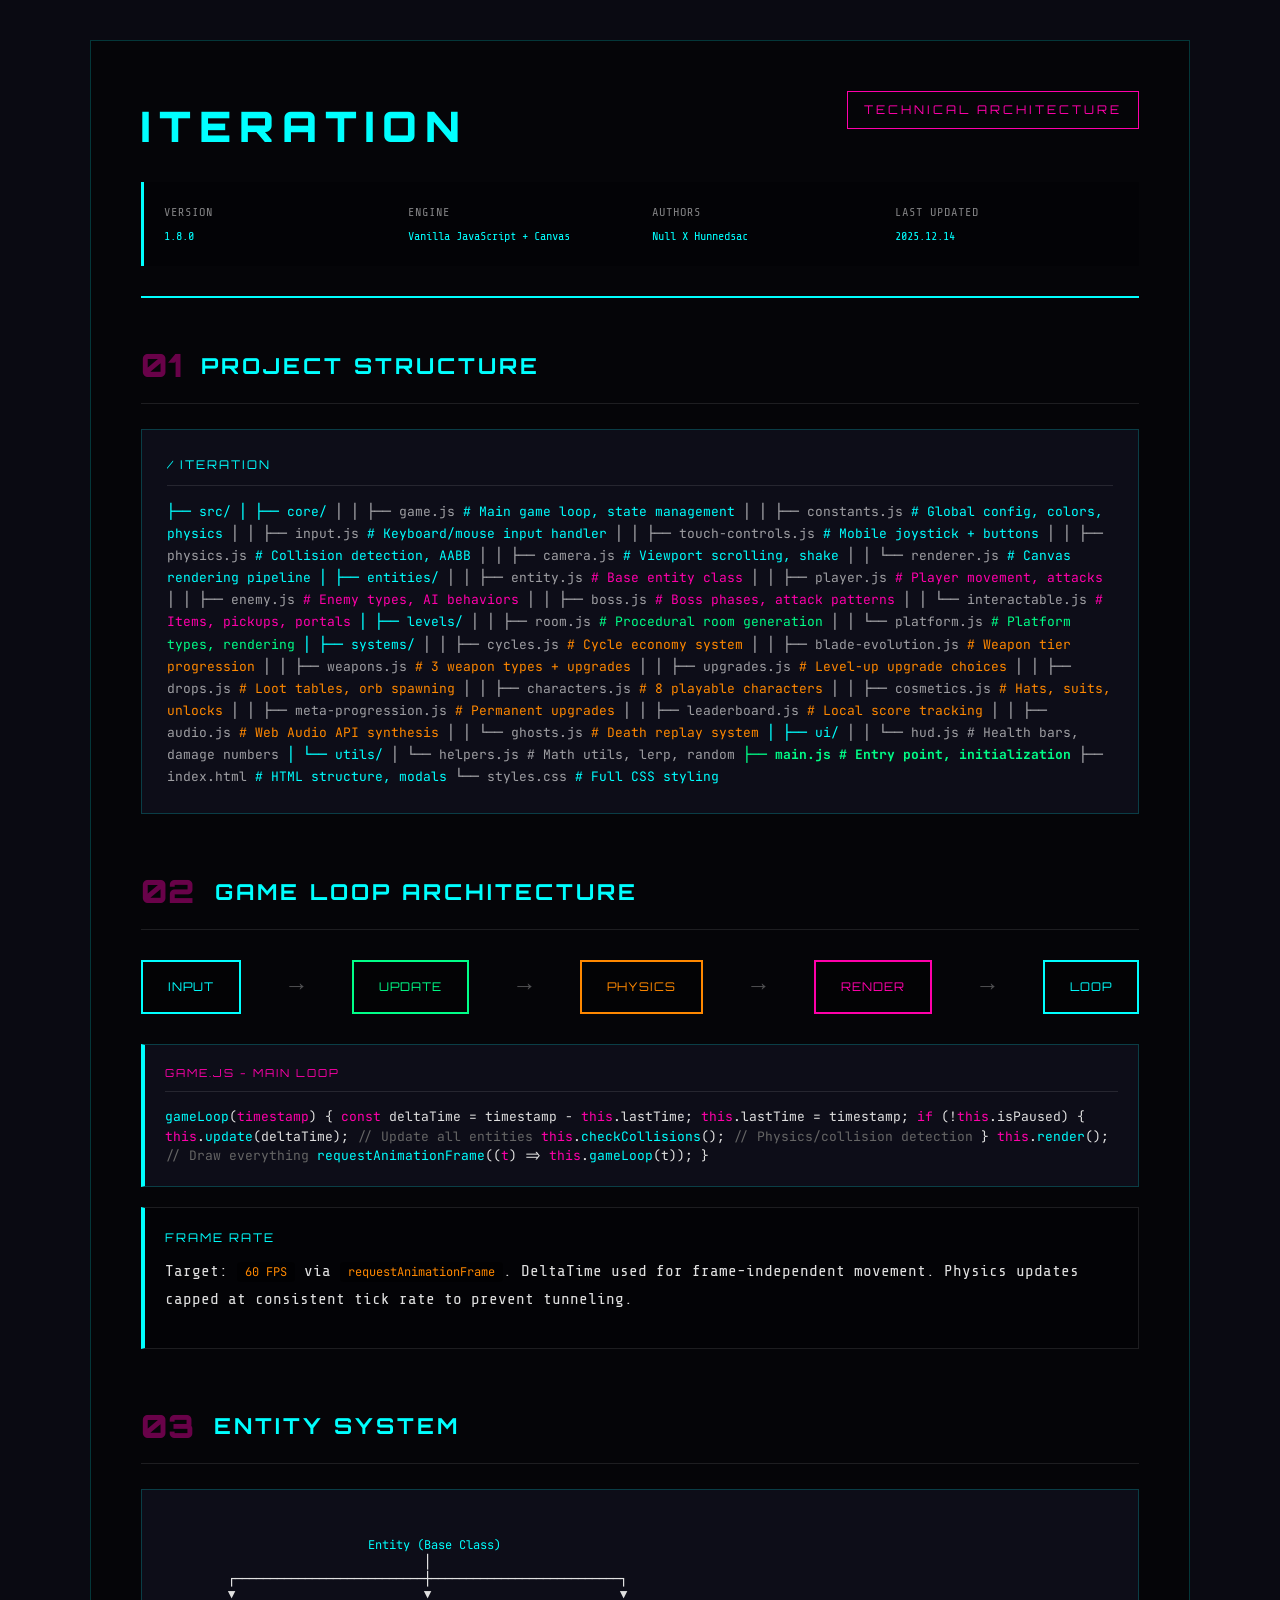
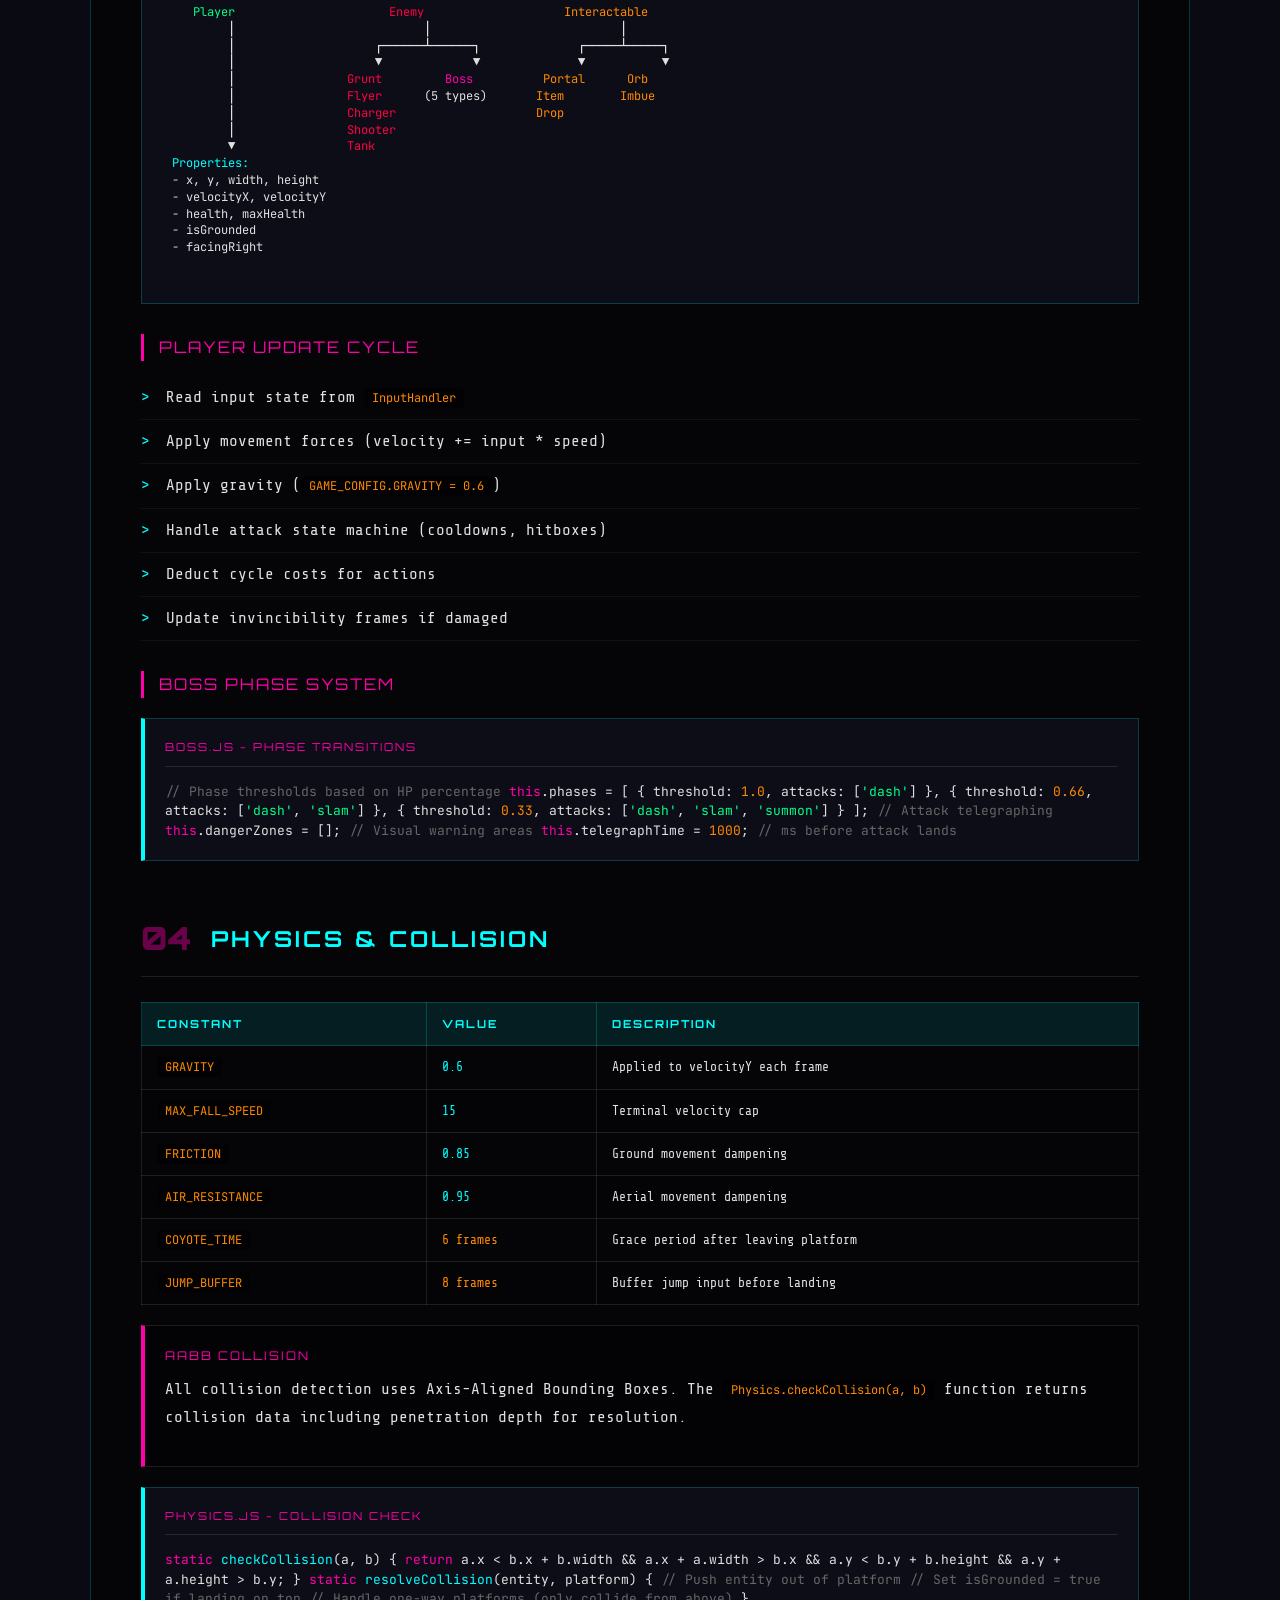
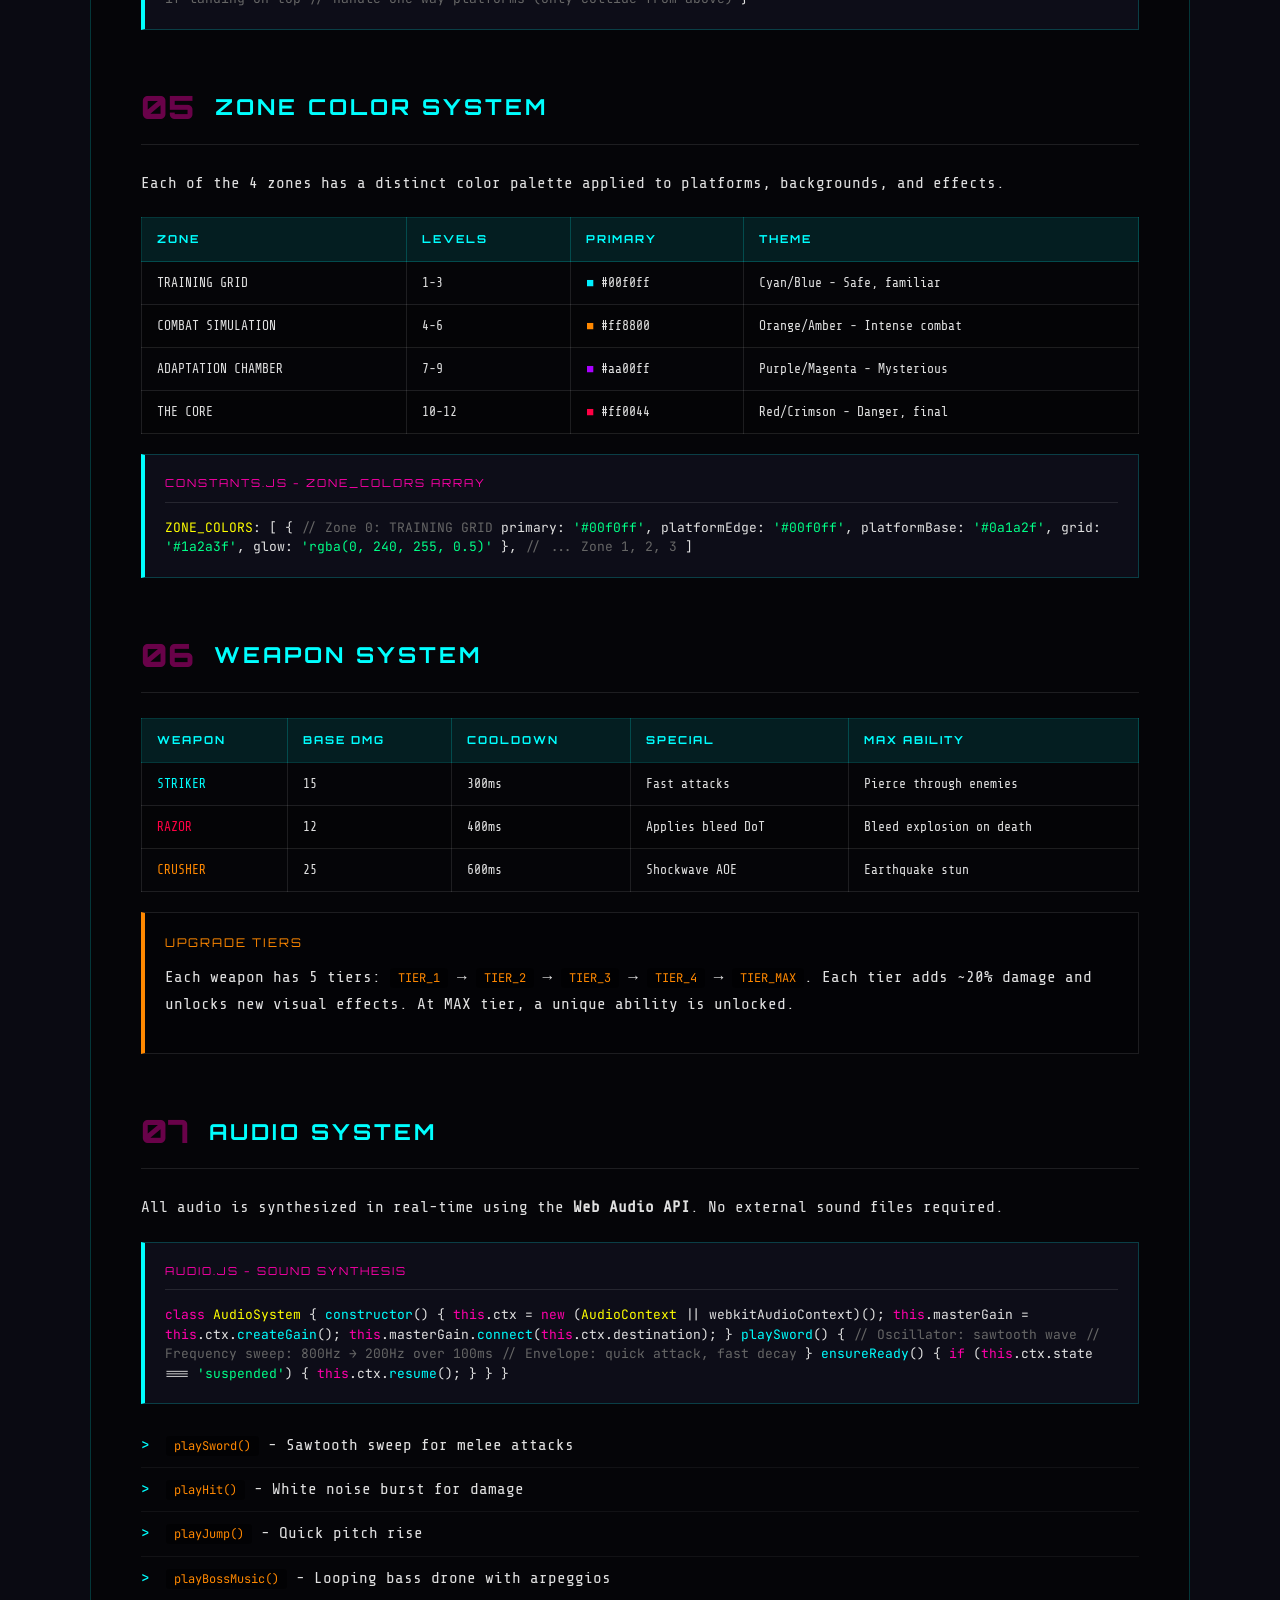
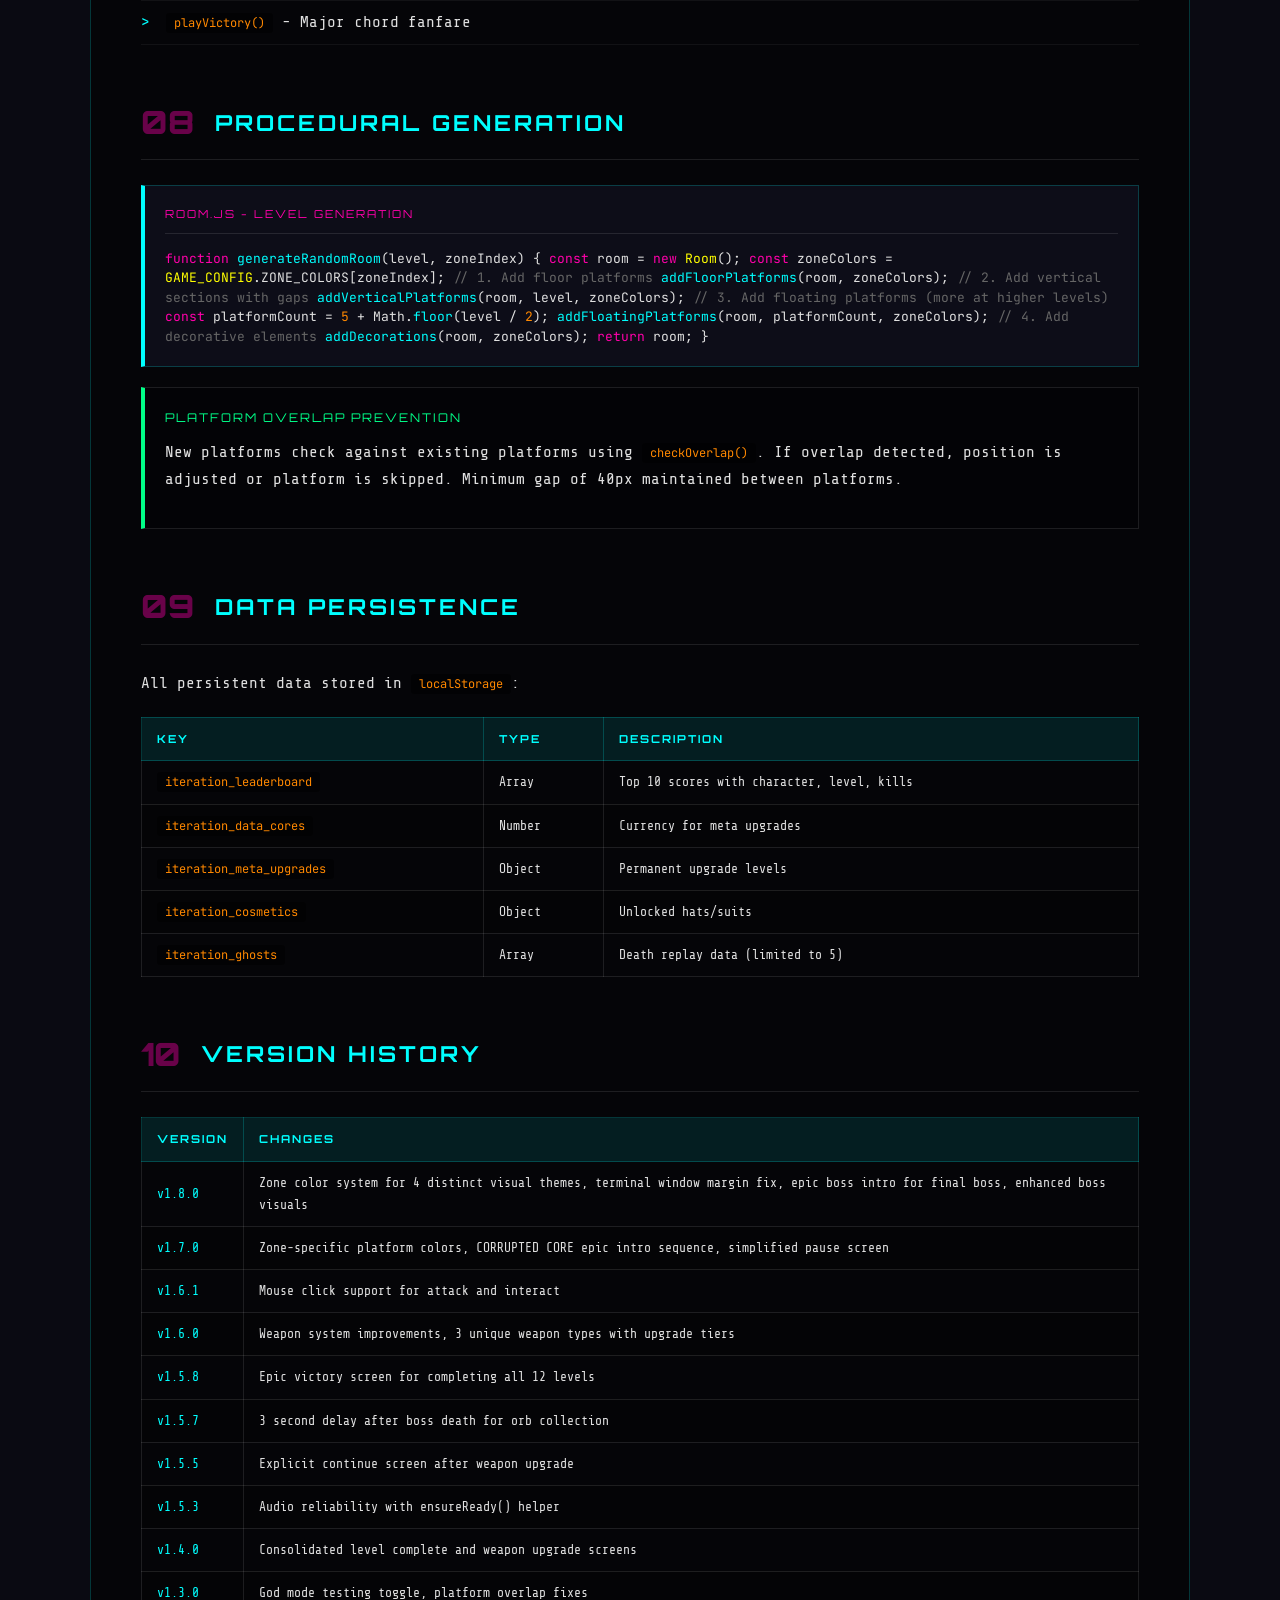
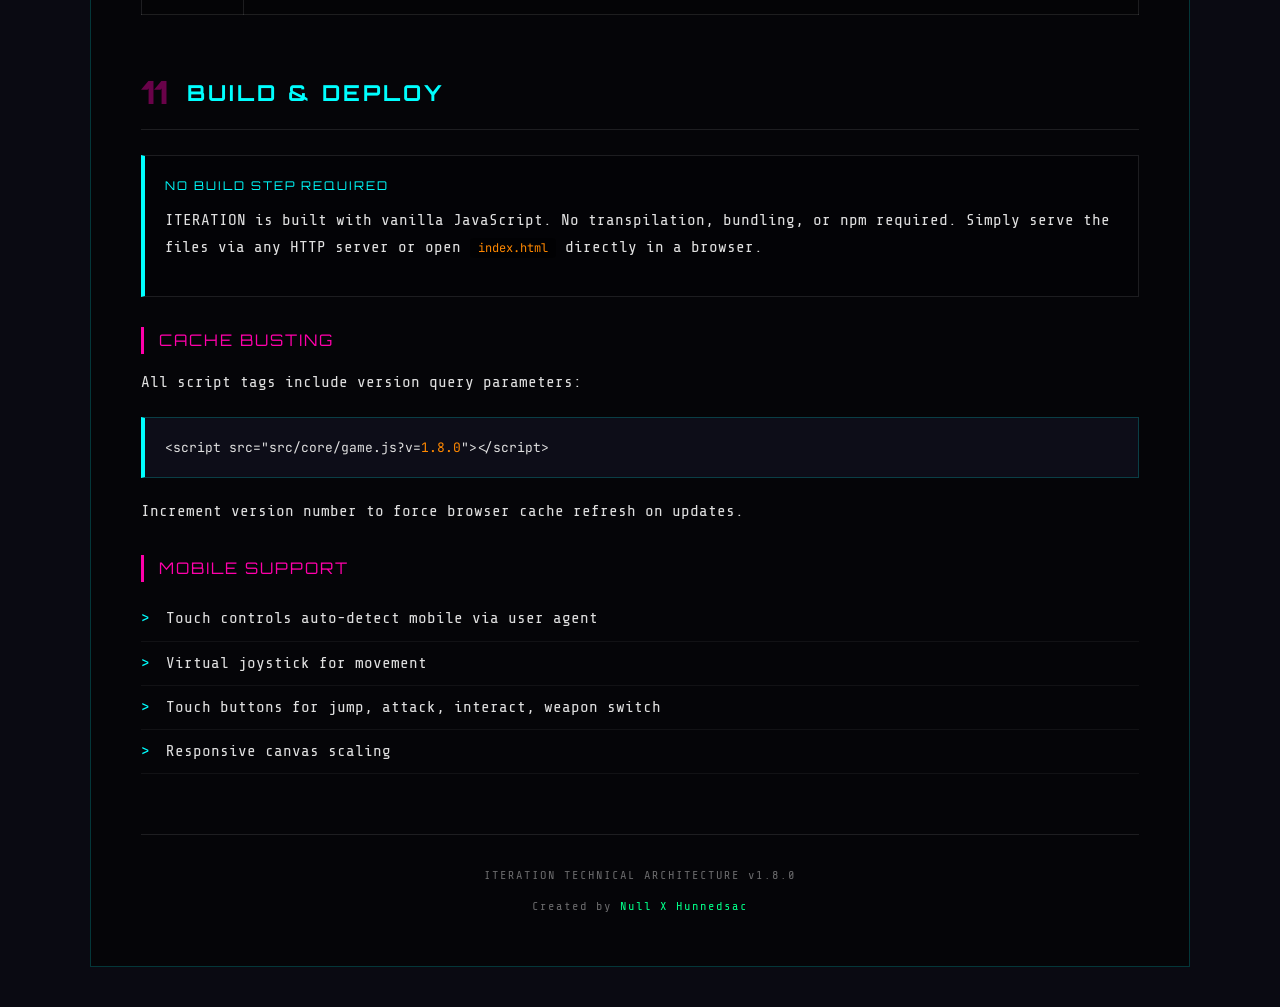
<file: ITERATION_Technical_Architecture.html>
<!DOCTYPE html>
<html lang="en">
<head>
    <meta charset="UTF-8">
    <meta name="viewport" content="width=device-width, initial-scale=1.0">
    <title>ITERATION - Technical Architecture Document</title>
    <style>
        @import url('https://fonts.googleapis.com/css2?family=Orbitron:wght@400;500;600;700;800;900&family=JetBrains+Mono:wght@400;500;600;700&family=Share+Tech+Mono&display=swap');

        :root {
            --cyan: #00ffff;
            --magenta: #ff00aa;
            --purple: #aa00ff;
            --orange: #ff8800;
            --red: #ff0044;
            --green: #00ff88;
            --yellow: #ffff00;
            --dark-bg: #0a0a12;
            --darker-bg: #050508;
            --code-bg: #0d0d18;
        }

        * { margin: 0; padding: 0; box-sizing: border-box; }

        body {
            font-family: 'Share Tech Mono', monospace;
            background: var(--dark-bg);
            color: #e0e0e0;
            line-height: 1.7;
            padding: 40px;
        }

        .document {
            max-width: 1100px;
            margin: 0 auto;
            background: var(--darker-bg);
            border: 1px solid rgba(0, 255, 255, 0.2);
            padding: 50px;
        }

        /* Header */
        .header {
            border-bottom: 2px solid var(--cyan);
            padding-bottom: 30px;
            margin-bottom: 40px;
        }

        .header-top {
            display: flex;
            justify-content: space-between;
            align-items: flex-start;
            margin-bottom: 20px;
        }

        .logo {
            font-family: 'Orbitron', sans-serif;
            font-size: 42px;
            font-weight: 900;
            letter-spacing: 8px;
            color: var(--cyan);
        }

        .doc-type {
            font-family: 'Orbitron', sans-serif;
            font-size: 12px;
            color: var(--magenta);
            letter-spacing: 3px;
            padding: 8px 16px;
            border: 1px solid var(--magenta);
        }

        .meta-info {
            display: grid;
            grid-template-columns: repeat(4, 1fr);
            gap: 20px;
            background: rgba(0, 0, 0, 0.3);
            padding: 20px;
            border-left: 3px solid var(--cyan);
        }

        .meta-item {
            font-size: 12px;
        }

        .meta-label {
            color: rgba(255, 255, 255, 0.5);
            letter-spacing: 1px;
        }

        .meta-value {
            color: var(--cyan);
            margin-top: 3px;
        }

        /* Sections */
        .section {
            margin-bottom: 50px;
        }

        .section-header {
            display: flex;
            align-items: center;
            margin-bottom: 25px;
            padding-bottom: 10px;
            border-bottom: 1px solid rgba(255, 255, 255, 0.1);
        }

        .section-num {
            font-family: 'Orbitron', sans-serif;
            font-size: 32px;
            font-weight: 900;
            color: var(--magenta);
            opacity: 0.4;
            margin-right: 20px;
        }

        .section-title {
            font-family: 'Orbitron', sans-serif;
            font-size: 22px;
            color: var(--cyan);
            letter-spacing: 3px;
        }

        /* Code blocks */
        .code-block {
            background: var(--code-bg);
            border: 1px solid rgba(0, 255, 255, 0.2);
            border-left: 4px solid var(--cyan);
            padding: 20px;
            margin: 20px 0;
            overflow-x: auto;
            font-family: 'JetBrains Mono', monospace;
            font-size: 13px;
            line-height: 1.5;
        }

        .code-title {
            font-family: 'Orbitron', sans-serif;
            font-size: 11px;
            color: var(--magenta);
            letter-spacing: 2px;
            margin-bottom: 15px;
            padding-bottom: 10px;
            border-bottom: 1px solid rgba(255, 255, 255, 0.1);
        }

        .code-block .comment { color: #666; }
        .code-block .keyword { color: var(--magenta); }
        .code-block .string { color: var(--green); }
        .code-block .number { color: var(--orange); }
        .code-block .function { color: var(--cyan); }
        .code-block .class { color: var(--yellow); }

        /* File tree */
        .file-tree {
            background: var(--code-bg);
            padding: 25px;
            border: 1px solid rgba(0, 255, 255, 0.2);
            font-family: 'JetBrains Mono', monospace;
            font-size: 13px;
        }

        .file-tree-title {
            font-family: 'Orbitron', sans-serif;
            font-size: 12px;
            color: var(--cyan);
            letter-spacing: 2px;
            margin-bottom: 15px;
            padding-bottom: 10px;
            border-bottom: 1px solid rgba(255, 255, 255, 0.1);
        }

        .tree-item {
            padding: 3px 0;
            color: rgba(255, 255, 255, 0.7);
        }

        .tree-folder { color: var(--cyan); }
        .tree-file { color: rgba(255, 255, 255, 0.6); }
        .tree-main { color: var(--green); font-weight: bold; }

        /* Tables */
        .tech-table {
            width: 100%;
            border-collapse: collapse;
            margin: 20px 0;
        }

        .tech-table th {
            font-family: 'Orbitron', sans-serif;
            background: rgba(0, 255, 255, 0.1);
            color: var(--cyan);
            padding: 12px 15px;
            text-align: left;
            border: 1px solid rgba(0, 255, 255, 0.2);
            font-size: 11px;
            letter-spacing: 2px;
        }

        .tech-table td {
            padding: 10px 15px;
            border: 1px solid rgba(255, 255, 255, 0.1);
            font-size: 13px;
        }

        .tech-table tr:nth-child(even) {
            background: rgba(0, 0, 0, 0.2);
        }

        .highlight-cyan { color: var(--cyan); }
        .highlight-magenta { color: var(--magenta); }
        .highlight-green { color: var(--green); }
        .highlight-orange { color: var(--orange); }
        .highlight-red { color: var(--red); }

        /* Info boxes */
        .info-box {
            background: rgba(0, 0, 0, 0.3);
            border: 1px solid rgba(255, 255, 255, 0.1);
            border-left: 4px solid;
            padding: 20px;
            margin: 20px 0;
        }

        .info-box.cyan { border-left-color: var(--cyan); }
        .info-box.magenta { border-left-color: var(--magenta); }
        .info-box.orange { border-left-color: var(--orange); }
        .info-box.green { border-left-color: var(--green); }

        .info-title {
            font-family: 'Orbitron', sans-serif;
            font-size: 12px;
            letter-spacing: 2px;
            margin-bottom: 10px;
        }

        .info-box.cyan .info-title { color: var(--cyan); }
        .info-box.magenta .info-title { color: var(--magenta); }
        .info-box.orange .info-title { color: var(--orange); }
        .info-box.green .info-title { color: var(--green); }

        /* Architecture diagram */
        .arch-diagram {
            background: var(--code-bg);
            padding: 30px;
            margin: 20px 0;
            border: 1px solid rgba(0, 255, 255, 0.2);
            font-family: 'JetBrains Mono', monospace;
            white-space: pre;
            overflow-x: auto;
            line-height: 1.4;
            font-size: 12px;
        }

        /* System flow */
        .flow-container {
            display: flex;
            align-items: center;
            justify-content: space-between;
            margin: 30px 0;
            flex-wrap: wrap;
            gap: 10px;
        }

        .flow-box {
            background: rgba(0, 0, 0, 0.4);
            border: 2px solid;
            padding: 15px 25px;
            text-align: center;
            font-family: 'Orbitron', sans-serif;
            font-size: 12px;
            letter-spacing: 1px;
        }

        .flow-arrow {
            color: rgba(255, 255, 255, 0.3);
            font-size: 24px;
        }

        /* Subsection */
        .subsection-title {
            font-family: 'Orbitron', sans-serif;
            font-size: 16px;
            color: var(--magenta);
            letter-spacing: 2px;
            margin: 30px 0 15px;
            padding-left: 15px;
            border-left: 3px solid var(--magenta);
        }

        /* List styles */
        .tech-list {
            list-style: none;
            padding-left: 0;
        }

        .tech-list li {
            padding: 8px 0;
            padding-left: 25px;
            position: relative;
            border-bottom: 1px solid rgba(255, 255, 255, 0.05);
        }

        .tech-list li::before {
            content: '>';
            position: absolute;
            left: 0;
            color: var(--cyan);
        }

        /* Inline code */
        code {
            font-family: 'JetBrains Mono', monospace;
            background: rgba(0, 0, 0, 0.5);
            padding: 2px 8px;
            border-radius: 3px;
            color: var(--orange);
            font-size: 12px;
        }

        p {
            margin-bottom: 15px;
        }

        /* Footer */
        .footer {
            margin-top: 60px;
            padding-top: 30px;
            border-top: 1px solid rgba(255, 255, 255, 0.1);
            text-align: center;
        }

        .footer-text {
            font-size: 12px;
            color: rgba(255, 255, 255, 0.4);
            letter-spacing: 2px;
        }

        .footer-text span {
            color: var(--green);
        }

        @media print {
            body { background: #000 !important; -webkit-print-color-adjust: exact !important; print-color-adjust: exact !important; }
        }
    </style>
</head>
<body>
    <div class="document">
        <!-- Header -->
        <header class="header">
            <div class="header-top">
                <div class="logo">ITERATION</div>
                <div class="doc-type">TECHNICAL ARCHITECTURE</div>
            </div>
            <div class="meta-info">
                <div class="meta-item">
                    <div class="meta-label">VERSION</div>
                    <div class="meta-value">1.8.0</div>
                </div>
                <div class="meta-item">
                    <div class="meta-label">ENGINE</div>
                    <div class="meta-value">Vanilla JavaScript + Canvas</div>
                </div>
                <div class="meta-item">
                    <div class="meta-label">AUTHORS</div>
                    <div class="meta-value">Null X Hunnedsac</div>
                </div>
                <div class="meta-item">
                    <div class="meta-label">LAST UPDATED</div>
                    <div class="meta-value">2025.12.14</div>
                </div>
            </div>
        </header>

        <!-- Section 1: Project Structure -->
        <section class="section">
            <div class="section-header">
                <span class="section-num">01</span>
                <h2 class="section-title">PROJECT STRUCTURE</h2>
            </div>

            <div class="file-tree">
                <div class="file-tree-title">/ ITERATION</div>
<span class="tree-folder">├── src/</span>
<span class="tree-folder">│   ├── core/</span>
<span class="tree-file">│   │   ├── game.js          <span class="highlight-cyan"># Main game loop, state management</span></span>
<span class="tree-file">│   │   ├── constants.js     <span class="highlight-cyan"># Global config, colors, physics</span></span>
<span class="tree-file">│   │   ├── input.js         <span class="highlight-cyan"># Keyboard/mouse input handler</span></span>
<span class="tree-file">│   │   ├── touch-controls.js <span class="highlight-cyan"># Mobile joystick + buttons</span></span>
<span class="tree-file">│   │   ├── physics.js       <span class="highlight-cyan"># Collision detection, AABB</span></span>
<span class="tree-file">│   │   ├── camera.js        <span class="highlight-cyan"># Viewport scrolling, shake</span></span>
<span class="tree-file">│   │   └── renderer.js      <span class="highlight-cyan"># Canvas rendering pipeline</span></span>
<span class="tree-folder">│   ├── entities/</span>
<span class="tree-file">│   │   ├── entity.js        <span class="highlight-magenta"># Base entity class</span></span>
<span class="tree-file">│   │   ├── player.js        <span class="highlight-magenta"># Player movement, attacks</span></span>
<span class="tree-file">│   │   ├── enemy.js         <span class="highlight-magenta"># Enemy types, AI behaviors</span></span>
<span class="tree-file">│   │   ├── boss.js          <span class="highlight-magenta"># Boss phases, attack patterns</span></span>
<span class="tree-file">│   │   └── interactable.js  <span class="highlight-magenta"># Items, pickups, portals</span></span>
<span class="tree-folder">│   ├── levels/</span>
<span class="tree-file">│   │   ├── room.js          <span class="highlight-green"># Procedural room generation</span></span>
<span class="tree-file">│   │   └── platform.js      <span class="highlight-green"># Platform types, rendering</span></span>
<span class="tree-folder">│   ├── systems/</span>
<span class="tree-file">│   │   ├── cycles.js        <span class="highlight-orange"># Cycle economy system</span></span>
<span class="tree-file">│   │   ├── blade-evolution.js <span class="highlight-orange"># Weapon tier progression</span></span>
<span class="tree-file">│   │   ├── weapons.js       <span class="highlight-orange"># 3 weapon types + upgrades</span></span>
<span class="tree-file">│   │   ├── upgrades.js      <span class="highlight-orange"># Level-up upgrade choices</span></span>
<span class="tree-file">│   │   ├── drops.js         <span class="highlight-orange"># Loot tables, orb spawning</span></span>
<span class="tree-file">│   │   ├── characters.js    <span class="highlight-orange"># 8 playable characters</span></span>
<span class="tree-file">│   │   ├── cosmetics.js     <span class="highlight-orange"># Hats, suits, unlocks</span></span>
<span class="tree-file">│   │   ├── meta-progression.js <span class="highlight-orange"># Permanent upgrades</span></span>
<span class="tree-file">│   │   ├── leaderboard.js   <span class="highlight-orange"># Local score tracking</span></span>
<span class="tree-file">│   │   ├── audio.js         <span class="highlight-orange"># Web Audio API synthesis</span></span>
<span class="tree-file">│   │   └── ghosts.js        <span class="highlight-orange"># Death replay system</span></span>
<span class="tree-folder">│   ├── ui/</span>
<span class="tree-file">│   │   └── hud.js           <span class="highlight-purple"># Health bars, damage numbers</span></span>
<span class="tree-folder">│   └── utils/</span>
<span class="tree-file">│       └── helpers.js       <span class="highlight-purple"># Math utils, lerp, random</span></span>
<span class="tree-main">├── main.js                   <span class="highlight-green"># Entry point, initialization</span></span>
<span class="tree-file">├── index.html               <span class="highlight-cyan"># HTML structure, modals</span></span>
<span class="tree-file">└── styles.css               <span class="highlight-cyan"># Full CSS styling</span></span>
            </div>
        </section>

        <!-- Section 2: Game Loop Architecture -->
        <section class="section">
            <div class="section-header">
                <span class="section-num">02</span>
                <h2 class="section-title">GAME LOOP ARCHITECTURE</h2>
            </div>

            <div class="flow-container">
                <div class="flow-box" style="border-color: var(--cyan); color: var(--cyan);">INPUT</div>
                <span class="flow-arrow">→</span>
                <div class="flow-box" style="border-color: var(--green); color: var(--green);">UPDATE</div>
                <span class="flow-arrow">→</span>
                <div class="flow-box" style="border-color: var(--orange); color: var(--orange);">PHYSICS</div>
                <span class="flow-arrow">→</span>
                <div class="flow-box" style="border-color: var(--magenta); color: var(--magenta);">RENDER</div>
                <span class="flow-arrow">→</span>
                <div class="flow-box" style="border-color: var(--cyan); color: var(--cyan);">LOOP</div>
            </div>

            <div class="code-block">
                <div class="code-title">GAME.JS - MAIN LOOP</div>
<span class="function">gameLoop</span>(<span class="keyword">timestamp</span>) {
    <span class="keyword">const</span> deltaTime = timestamp - <span class="keyword">this</span>.lastTime;
    <span class="keyword">this</span>.lastTime = timestamp;

    <span class="keyword">if</span> (!<span class="keyword">this</span>.isPaused) {
        <span class="keyword">this</span>.<span class="function">update</span>(deltaTime);    <span class="comment">// Update all entities</span>
        <span class="keyword">this</span>.<span class="function">checkCollisions</span>();    <span class="comment">// Physics/collision detection</span>
    }

    <span class="keyword">this</span>.<span class="function">render</span>();               <span class="comment">// Draw everything</span>

    <span class="function">requestAnimationFrame</span>((<span class="keyword">t</span>) => <span class="keyword">this</span>.<span class="function">gameLoop</span>(t));
}
            </div>

            <div class="info-box cyan">
                <div class="info-title">FRAME RATE</div>
                <p>Target: <code>60 FPS</code> via <code>requestAnimationFrame</code>. DeltaTime used for frame-independent movement. Physics updates capped at consistent tick rate to prevent tunneling.</p>
            </div>
        </section>

        <!-- Section 3: Entity System -->
        <section class="section">
            <div class="section-header">
                <span class="section-num">03</span>
                <h2 class="section-title">ENTITY SYSTEM</h2>
            </div>

            <div class="arch-diagram">
                            <span style="color: var(--cyan);">Entity (Base Class)</span>
                                    │
        ┌───────────────────────────┼───────────────────────────┐
        ▼                           ▼                           ▼
   <span style="color: var(--green);">Player</span>                      <span style="color: var(--red);">Enemy</span>                    <span style="color: var(--orange);">Interactable</span>
        │                           │                           │
        │                    ┌──────┴──────┐              ┌─────┴─────┐
        │                    ▼             ▼              ▼           ▼
        │                <span style="color: var(--red);">Grunt</span>         <span style="color: var(--magenta);">Boss</span>          <span style="color: var(--orange);">Portal</span>      <span style="color: var(--orange);">Orb</span>
        │                <span style="color: var(--red);">Flyer</span>      (5 types)       <span style="color: var(--orange);">Item</span>        <span style="color: var(--orange);">Imbue</span>
        │                <span style="color: var(--red);">Charger</span>                    <span style="color: var(--orange);">Drop</span>
        │                <span style="color: var(--red);">Shooter</span>
        ▼                <span style="color: var(--red);">Tank</span>
<span style="color: var(--cyan);">Properties:</span>
- x, y, width, height
- velocityX, velocityY
- health, maxHealth
- isGrounded
- facingRight
            </div>

            <div class="subsection-title">PLAYER UPDATE CYCLE</div>
            <ul class="tech-list">
                <li>Read input state from <code>InputHandler</code></li>
                <li>Apply movement forces (velocity += input * speed)</li>
                <li>Apply gravity (<code>GAME_CONFIG.GRAVITY = 0.6</code>)</li>
                <li>Handle attack state machine (cooldowns, hitboxes)</li>
                <li>Deduct cycle costs for actions</li>
                <li>Update invincibility frames if damaged</li>
            </ul>

            <div class="subsection-title">BOSS PHASE SYSTEM</div>
            <div class="code-block">
                <div class="code-title">BOSS.JS - PHASE TRANSITIONS</div>
<span class="comment">// Phase thresholds based on HP percentage</span>
<span class="keyword">this</span>.phases = [
    { threshold: <span class="number">1.0</span>, attacks: [<span class="string">'dash'</span>] },
    { threshold: <span class="number">0.66</span>, attacks: [<span class="string">'dash'</span>, <span class="string">'slam'</span>] },
    { threshold: <span class="number">0.33</span>, attacks: [<span class="string">'dash'</span>, <span class="string">'slam'</span>, <span class="string">'summon'</span>] }
];

<span class="comment">// Attack telegraphing</span>
<span class="keyword">this</span>.dangerZones = [];  <span class="comment">// Visual warning areas</span>
<span class="keyword">this</span>.telegraphTime = <span class="number">1000</span>;  <span class="comment">// ms before attack lands</span>
            </div>
        </section>

        <!-- Section 4: Physics & Collision -->
        <section class="section">
            <div class="section-header">
                <span class="section-num">04</span>
                <h2 class="section-title">PHYSICS & COLLISION</h2>
            </div>

            <table class="tech-table">
                <thead>
                    <tr>
                        <th>CONSTANT</th>
                        <th>VALUE</th>
                        <th>DESCRIPTION</th>
                    </tr>
                </thead>
                <tbody>
                    <tr>
                        <td><code>GRAVITY</code></td>
                        <td class="highlight-cyan">0.6</td>
                        <td>Applied to velocityY each frame</td>
                    </tr>
                    <tr>
                        <td><code>MAX_FALL_SPEED</code></td>
                        <td class="highlight-cyan">15</td>
                        <td>Terminal velocity cap</td>
                    </tr>
                    <tr>
                        <td><code>FRICTION</code></td>
                        <td class="highlight-cyan">0.85</td>
                        <td>Ground movement dampening</td>
                    </tr>
                    <tr>
                        <td><code>AIR_RESISTANCE</code></td>
                        <td class="highlight-cyan">0.95</td>
                        <td>Aerial movement dampening</td>
                    </tr>
                    <tr>
                        <td><code>COYOTE_TIME</code></td>
                        <td class="highlight-orange">6 frames</td>
                        <td>Grace period after leaving platform</td>
                    </tr>
                    <tr>
                        <td><code>JUMP_BUFFER</code></td>
                        <td class="highlight-orange">8 frames</td>
                        <td>Buffer jump input before landing</td>
                    </tr>
                </tbody>
            </table>

            <div class="info-box magenta">
                <div class="info-title">AABB COLLISION</div>
                <p>All collision detection uses Axis-Aligned Bounding Boxes. The <code>Physics.checkCollision(a, b)</code> function returns collision data including penetration depth for resolution.</p>
            </div>

            <div class="code-block">
                <div class="code-title">PHYSICS.JS - COLLISION CHECK</div>
<span class="keyword">static</span> <span class="function">checkCollision</span>(a, b) {
    <span class="keyword">return</span> a.x < b.x + b.width &&
           a.x + a.width > b.x &&
           a.y < b.y + b.height &&
           a.y + a.height > b.y;
}

<span class="keyword">static</span> <span class="function">resolveCollision</span>(entity, platform) {
    <span class="comment">// Push entity out of platform</span>
    <span class="comment">// Set isGrounded = true if landing on top</span>
    <span class="comment">// Handle one-way platforms (only collide from above)</span>
}
            </div>
        </section>

        <!-- Section 5: Zone Color System -->
        <section class="section">
            <div class="section-header">
                <span class="section-num">05</span>
                <h2 class="section-title">ZONE COLOR SYSTEM</h2>
            </div>

            <p>Each of the 4 zones has a distinct color palette applied to platforms, backgrounds, and effects.</p>

            <table class="tech-table">
                <thead>
                    <tr>
                        <th>ZONE</th>
                        <th>LEVELS</th>
                        <th>PRIMARY</th>
                        <th>THEME</th>
                    </tr>
                </thead>
                <tbody>
                    <tr>
                        <td>TRAINING GRID</td>
                        <td>1-3</td>
                        <td><span style="color: #00f0ff;">■</span> #00f0ff</td>
                        <td>Cyan/Blue - Safe, familiar</td>
                    </tr>
                    <tr>
                        <td>COMBAT SIMULATION</td>
                        <td>4-6</td>
                        <td><span style="color: #ff8800;">■</span> #ff8800</td>
                        <td>Orange/Amber - Intense combat</td>
                    </tr>
                    <tr>
                        <td>ADAPTATION CHAMBER</td>
                        <td>7-9</td>
                        <td><span style="color: #aa00ff;">■</span> #aa00ff</td>
                        <td>Purple/Magenta - Mysterious</td>
                    </tr>
                    <tr>
                        <td>THE CORE</td>
                        <td>10-12</td>
                        <td><span style="color: #ff0044;">■</span> #ff0044</td>
                        <td>Red/Crimson - Danger, final</td>
                    </tr>
                </tbody>
            </table>

            <div class="code-block">
                <div class="code-title">CONSTANTS.JS - ZONE_COLORS ARRAY</div>
<span class="class">ZONE_COLORS</span>: [
    { <span class="comment">// Zone 0: TRAINING GRID</span>
        primary: <span class="string">'#00f0ff'</span>,
        platformEdge: <span class="string">'#00f0ff'</span>,
        platformBase: <span class="string">'#0a1a2f'</span>,
        grid: <span class="string">'#1a2a3f'</span>,
        glow: <span class="string">'rgba(0, 240, 255, 0.5)'</span>
    },
    <span class="comment">// ... Zone 1, 2, 3</span>
]
            </div>
        </section>

        <!-- Section 6: Weapon System -->
        <section class="section">
            <div class="section-header">
                <span class="section-num">06</span>
                <h2 class="section-title">WEAPON SYSTEM</h2>
            </div>

            <table class="tech-table">
                <thead>
                    <tr>
                        <th>WEAPON</th>
                        <th>BASE DMG</th>
                        <th>COOLDOWN</th>
                        <th>SPECIAL</th>
                        <th>MAX ABILITY</th>
                    </tr>
                </thead>
                <tbody>
                    <tr>
                        <td class="highlight-cyan">STRIKER</td>
                        <td>15</td>
                        <td>300ms</td>
                        <td>Fast attacks</td>
                        <td>Pierce through enemies</td>
                    </tr>
                    <tr>
                        <td class="highlight-red">RAZOR</td>
                        <td>12</td>
                        <td>400ms</td>
                        <td>Applies bleed DoT</td>
                        <td>Bleed explosion on death</td>
                    </tr>
                    <tr>
                        <td class="highlight-orange">CRUSHER</td>
                        <td>25</td>
                        <td>600ms</td>
                        <td>Shockwave AOE</td>
                        <td>Earthquake stun</td>
                    </tr>
                </tbody>
            </table>

            <div class="info-box orange">
                <div class="info-title">UPGRADE TIERS</div>
                <p>Each weapon has 5 tiers: <code>TIER_1</code> → <code>TIER_2</code> → <code>TIER_3</code> → <code>TIER_4</code> → <code>TIER_MAX</code>. Each tier adds ~20% damage and unlocks new visual effects. At MAX tier, a unique ability is unlocked.</p>
            </div>
        </section>

        <!-- Section 7: Audio System -->
        <section class="section">
            <div class="section-header">
                <span class="section-num">07</span>
                <h2 class="section-title">AUDIO SYSTEM</h2>
            </div>

            <p>All audio is synthesized in real-time using the <strong>Web Audio API</strong>. No external sound files required.</p>

            <div class="code-block">
                <div class="code-title">AUDIO.JS - SOUND SYNTHESIS</div>
<span class="keyword">class</span> <span class="class">AudioSystem</span> {
    <span class="function">constructor</span>() {
        <span class="keyword">this</span>.ctx = <span class="keyword">new</span> (<span class="class">AudioContext</span> || webkitAudioContext)();
        <span class="keyword">this</span>.masterGain = <span class="keyword">this</span>.ctx.<span class="function">createGain</span>();
        <span class="keyword">this</span>.masterGain.<span class="function">connect</span>(<span class="keyword">this</span>.ctx.destination);
    }

    <span class="function">playSword</span>() {
        <span class="comment">// Oscillator: sawtooth wave</span>
        <span class="comment">// Frequency sweep: 800Hz → 200Hz over 100ms</span>
        <span class="comment">// Envelope: quick attack, fast decay</span>
    }

    <span class="function">ensureReady</span>() {
        <span class="keyword">if</span> (<span class="keyword">this</span>.ctx.state === <span class="string">'suspended'</span>) {
            <span class="keyword">this</span>.ctx.<span class="function">resume</span>();
        }
    }
}
            </div>

            <ul class="tech-list">
                <li><code>playSword()</code> - Sawtooth sweep for melee attacks</li>
                <li><code>playHit()</code> - White noise burst for damage</li>
                <li><code>playJump()</code> - Quick pitch rise</li>
                <li><code>playBossMusic()</code> - Looping bass drone with arpeggios</li>
                <li><code>playVictory()</code> - Major chord fanfare</li>
            </ul>
        </section>

        <!-- Section 8: Procedural Generation -->
        <section class="section">
            <div class="section-header">
                <span class="section-num">08</span>
                <h2 class="section-title">PROCEDURAL GENERATION</h2>
            </div>

            <div class="code-block">
                <div class="code-title">ROOM.JS - LEVEL GENERATION</div>
<span class="keyword">function</span> <span class="function">generateRandomRoom</span>(level, zoneIndex) {
    <span class="keyword">const</span> room = <span class="keyword">new</span> <span class="class">Room</span>();
    <span class="keyword">const</span> zoneColors = <span class="class">GAME_CONFIG</span>.ZONE_COLORS[zoneIndex];

    <span class="comment">// 1. Add floor platforms</span>
    <span class="function">addFloorPlatforms</span>(room, zoneColors);

    <span class="comment">// 2. Add vertical sections with gaps</span>
    <span class="function">addVerticalPlatforms</span>(room, level, zoneColors);

    <span class="comment">// 3. Add floating platforms (more at higher levels)</span>
    <span class="keyword">const</span> platformCount = <span class="number">5</span> + Math.<span class="function">floor</span>(level / <span class="number">2</span>);
    <span class="function">addFloatingPlatforms</span>(room, platformCount, zoneColors);

    <span class="comment">// 4. Add decorative elements</span>
    <span class="function">addDecorations</span>(room, zoneColors);

    <span class="keyword">return</span> room;
}
            </div>

            <div class="info-box green">
                <div class="info-title">PLATFORM OVERLAP PREVENTION</div>
                <p>New platforms check against existing platforms using <code>checkOverlap()</code>. If overlap detected, position is adjusted or platform is skipped. Minimum gap of 40px maintained between platforms.</p>
            </div>
        </section>

        <!-- Section 9: Data Persistence -->
        <section class="section">
            <div class="section-header">
                <span class="section-num">09</span>
                <h2 class="section-title">DATA PERSISTENCE</h2>
            </div>

            <p>All persistent data stored in <code>localStorage</code>:</p>

            <table class="tech-table">
                <thead>
                    <tr>
                        <th>KEY</th>
                        <th>TYPE</th>
                        <th>DESCRIPTION</th>
                    </tr>
                </thead>
                <tbody>
                    <tr>
                        <td><code>iteration_leaderboard</code></td>
                        <td>Array</td>
                        <td>Top 10 scores with character, level, kills</td>
                    </tr>
                    <tr>
                        <td><code>iteration_data_cores</code></td>
                        <td>Number</td>
                        <td>Currency for meta upgrades</td>
                    </tr>
                    <tr>
                        <td><code>iteration_meta_upgrades</code></td>
                        <td>Object</td>
                        <td>Permanent upgrade levels</td>
                    </tr>
                    <tr>
                        <td><code>iteration_cosmetics</code></td>
                        <td>Object</td>
                        <td>Unlocked hats/suits</td>
                    </tr>
                    <tr>
                        <td><code>iteration_ghosts</code></td>
                        <td>Array</td>
                        <td>Death replay data (limited to 5)</td>
                    </tr>
                </tbody>
            </table>
        </section>

        <!-- Section 10: Version History -->
        <section class="section">
            <div class="section-header">
                <span class="section-num">10</span>
                <h2 class="section-title">VERSION HISTORY</h2>
            </div>

            <table class="tech-table">
                <thead>
                    <tr>
                        <th>VERSION</th>
                        <th>CHANGES</th>
                    </tr>
                </thead>
                <tbody>
                    <tr>
                        <td><span class="highlight-cyan">v1.8.0</span></td>
                        <td>Zone color system for 4 distinct visual themes, terminal window margin fix, epic boss intro for final boss, enhanced boss visuals</td>
                    </tr>
                    <tr>
                        <td><span class="highlight-cyan">v1.7.0</span></td>
                        <td>Zone-specific platform colors, CORRUPTED CORE epic intro sequence, simplified pause screen</td>
                    </tr>
                    <tr>
                        <td><span class="highlight-cyan">v1.6.1</span></td>
                        <td>Mouse click support for attack and interact</td>
                    </tr>
                    <tr>
                        <td><span class="highlight-cyan">v1.6.0</span></td>
                        <td>Weapon system improvements, 3 unique weapon types with upgrade tiers</td>
                    </tr>
                    <tr>
                        <td><span class="highlight-cyan">v1.5.8</span></td>
                        <td>Epic victory screen for completing all 12 levels</td>
                    </tr>
                    <tr>
                        <td><span class="highlight-cyan">v1.5.7</span></td>
                        <td>3 second delay after boss death for orb collection</td>
                    </tr>
                    <tr>
                        <td><span class="highlight-cyan">v1.5.5</span></td>
                        <td>Explicit continue screen after weapon upgrade</td>
                    </tr>
                    <tr>
                        <td><span class="highlight-cyan">v1.5.3</span></td>
                        <td>Audio reliability with ensureReady() helper</td>
                    </tr>
                    <tr>
                        <td><span class="highlight-cyan">v1.4.0</span></td>
                        <td>Consolidated level complete and weapon upgrade screens</td>
                    </tr>
                    <tr>
                        <td><span class="highlight-cyan">v1.3.0</span></td>
                        <td>God mode testing toggle, platform overlap fixes</td>
                    </tr>
                </tbody>
            </table>
        </section>

        <!-- Section 11: Build & Deploy -->
        <section class="section">
            <div class="section-header">
                <span class="section-num">11</span>
                <h2 class="section-title">BUILD & DEPLOY</h2>
            </div>

            <div class="info-box cyan">
                <div class="info-title">NO BUILD STEP REQUIRED</div>
                <p>ITERATION is built with vanilla JavaScript. No transpilation, bundling, or npm required. Simply serve the files via any HTTP server or open <code>index.html</code> directly in a browser.</p>
            </div>

            <div class="subsection-title">CACHE BUSTING</div>
            <p>All script tags include version query parameters:</p>
            <div class="code-block">
&lt;script src="src/core/game.js?v=<span class="number">1.8.0</span>"&gt;&lt;/script&gt;
            </div>
            <p>Increment version number to force browser cache refresh on updates.</p>

            <div class="subsection-title">MOBILE SUPPORT</div>
            <ul class="tech-list">
                <li>Touch controls auto-detect mobile via user agent</li>
                <li>Virtual joystick for movement</li>
                <li>Touch buttons for jump, attack, interact, weapon switch</li>
                <li>Responsive canvas scaling</li>
            </ul>
        </section>

        <!-- Footer -->
        <footer class="footer">
            <div class="footer-text">ITERATION TECHNICAL ARCHITECTURE v1.8.0</div>
            <div class="footer-text" style="margin-top: 10px;">Created by <span>Null X Hunnedsac</span></div>
        </footer>
    </div>
</body>
</html>
</file>
<file: styles.css>
/* ITERATION - Sci-Fi Minimalist Style */
* {
    margin: 0;
    padding: 0;
    box-sizing: border-box;
}

body {
    background-color: #050508;
    overflow: hidden;
    font-family: 'Courier New', monospace;
}

#game-container {
    width: 100vw;
    height: 100vh;
    display: flex;
    justify-content: center;
    align-items: center;
    position: relative;
}

#game-canvas {
    background-color: #0a0a0f;
    image-rendering: pixelated;
    image-rendering: crisp-edges;
    position: relative;
    z-index: 2;
}

/* In 3D mode the 2D canvas becomes a transparent HUD overlay */
#game-canvas.overlay-3d {
    background-color: transparent;
}

/* WebGL world layer sits directly behind the 2D HUD overlay canvas */
#webgl-canvas {
    position: absolute;
    left: 50%;
    top: 50%;
    transform: translate(-50%, -50%);
    z-index: 1;
    background-color: #0a0a0f;
}

/* ============================================
   Screens (shared styles for overlays)
   ============================================ */

.screen {
    position: absolute;
    top: 0;
    left: 0;
    width: 100%;
    height: 100%;
    display: flex;
    flex-direction: column;
    justify-content: center;
    align-items: center;
    background-color: rgba(5, 5, 8, 0.98);
    z-index: 200;
    opacity: 1;
    transition: opacity 0.4s ease-out;
}

.screen.hidden {
    opacity: 0;
    pointer-events: none;
    visibility: hidden;
}

/* ============================================
   Splash/Entry Screen
   ============================================ */

#splash-screen {
    background: linear-gradient(180deg, #0a0a12 0%, #050508 50%, #0a0a12 100%);
    z-index: 250;
}

.splash-bg {
    position: absolute;
    top: 0;
    left: 0;
    width: 100%;
    height: 100%;
    pointer-events: none;
}

.splash-content {
    display: flex;
    flex-direction: column;
    align-items: center;
    gap: 20px;
    z-index: 1;
}

.splash-glitch {
    font-family: 'Share Tech Mono', 'Courier New', monospace;
    font-size: 72px;
    font-weight: bold;
    color: #ff6b35;
    text-shadow:
        0 0 10px rgba(255, 107, 53, 0.8),
        0 0 20px rgba(255, 107, 53, 0.6),
        0 0 40px rgba(255, 107, 53, 0.4),
        4px 4px 0 #00f0ff,
        -2px -2px 0 #ff00aa;
    letter-spacing: 15px;
    animation: splashPulse 2s ease-in-out infinite;
}

@keyframes splashPulse {
    0%, 100% {
        text-shadow:
            0 0 10px rgba(255, 107, 53, 0.8),
            0 0 20px rgba(255, 107, 53, 0.6),
            0 0 40px rgba(255, 107, 53, 0.4),
            4px 4px 0 #00f0ff,
            -2px -2px 0 #ff00aa;
    }
    50% {
        text-shadow:
            0 0 20px rgba(255, 107, 53, 1),
            0 0 40px rgba(255, 107, 53, 0.8),
            0 0 60px rgba(255, 107, 53, 0.6),
            4px 4px 0 #00f0ff,
            -2px -2px 0 #ff00aa;
    }
}

.splash-subtitle {
    font-family: 'Share Tech Mono', monospace;
    font-size: 14px;
    color: rgba(255, 255, 255, 0.4);
    letter-spacing: 8px;
    margin-top: -10px;
}

.splash-btn {
    margin-top: 40px;
    padding: 20px 50px;
    background: transparent;
    border: 2px solid #00f0ff;
    color: #00f0ff;
    font-family: 'Share Tech Mono', monospace;
    font-size: 18px;
    letter-spacing: 4px;
    cursor: pointer;
    transition: all 0.3s ease;
    position: relative;
    overflow: hidden;
}

.splash-btn::before {
    content: '';
    position: absolute;
    top: 0;
    left: -100%;
    width: 100%;
    height: 100%;
    background: linear-gradient(90deg, transparent, rgba(0, 240, 255, 0.2), transparent);
    transition: left 0.5s ease;
}

.splash-btn:hover {
    background: rgba(0, 240, 255, 0.1);
    box-shadow: 0 0 30px rgba(0, 240, 255, 0.4), inset 0 0 20px rgba(0, 240, 255, 0.1);
    transform: scale(1.05);
}

.splash-btn:hover::before {
    left: 100%;
}

.splash-btn:active {
    transform: scale(0.98);
}

.splash-hint {
    margin-top: 20px;
    font-size: 11px;
    color: rgba(255, 255, 255, 0.25);
    letter-spacing: 2px;
    animation: fadeInOut 3s ease-in-out infinite;
}

@keyframes fadeInOut {
    0%, 100% { opacity: 0.25; }
    50% { opacity: 0.5; }
}

/* ============================================
   Mute Button
   ============================================ */

.mute-button {
    position: absolute;
    top: 20px;
    right: 20px;
    width: 50px;
    height: 50px;
    background: rgba(0, 0, 0, 0.5);
    border: 2px solid rgba(255, 255, 255, 0.2);
    border-radius: 50%;
    cursor: pointer;
    display: flex;
    align-items: center;
    justify-content: center;
    transition: all 0.2s ease;
    z-index: 100;
}

.mute-button:hover {
    background: rgba(0, 240, 255, 0.1);
    border-color: #00f0ff;
    box-shadow: 0 0 15px rgba(0, 240, 255, 0.3);
}

.mute-button.muted {
    border-color: rgba(255, 68, 68, 0.5);
}

.mute-button.muted:hover {
    border-color: #ff4444;
    box-shadow: 0 0 15px rgba(255, 68, 68, 0.3);
}

.mute-icon {
    font-size: 22px;
    line-height: 1;
}

/* In-game mute button */
.game-mute {
    position: fixed;
    top: 10px;
    right: 10px;
    width: 40px;
    height: 40px;
    z-index: 50;
    opacity: 0.6;
}

.game-mute:hover {
    opacity: 1;
}

.game-mute .mute-icon {
    font-size: 18px;
}

/* ============================================
   Loading Screen
   ============================================ */

#loading-screen {
    position: absolute;
    top: 0;
    left: 0;
    width: 100%;
    height: 100%;
    background-color: #0a0a0f;
    display: flex;
    flex-direction: column;
    justify-content: center;
    align-items: center;
    z-index: 300;
    transition: opacity 0.5s ease-out;
}

#loading-screen.hidden {
    opacity: 0;
    pointer-events: none;
}

.loading-text {
    color: #00f0ff;
    font-size: 24px;
    letter-spacing: 4px;
    margin-bottom: 30px;
    text-align: center;
    width: 100%;
    animation: pulse 1.5s ease-in-out infinite;
}

.loading-bar {
    width: 300px;
    height: 4px;
    background-color: #1a1a2f;
    border: 1px solid #00f0ff;
    overflow: hidden;
}

.loading-progress {
    width: 0%;
    height: 100%;
    background: linear-gradient(90deg, #00f0ff, #ff00aa);
    animation: load 1.5s ease-out forwards;
}

@keyframes pulse {
    0%, 100% { opacity: 1; }
    50% { opacity: 0.5; }
}

@keyframes load {
    0% { width: 0%; }
    100% { width: 100%; }
}

/* ============================================
   Title Screen - EXTREME EDITION
   ============================================ */

#title-screen {
    background: linear-gradient(180deg, #0a0a12 0%, #050508 100%);
    overflow: hidden;
}

/* Background Effects Container */
.title-bg-effects {
    position: absolute;
    top: 0;
    left: 0;
    width: 100%;
    height: 100%;
    pointer-events: none;
    z-index: 0;
}

/* Scanlines Effect */
.scanlines {
    position: absolute;
    top: 0;
    left: 0;
    width: 100%;
    height: 100%;
    background: repeating-linear-gradient(
        0deg,
        rgba(0, 0, 0, 0.15),
        rgba(0, 0, 0, 0.15) 1px,
        transparent 1px,
        transparent 2px
    );
    animation: scanlineMove 8s linear infinite;
    opacity: 0.5;
}

@keyframes scanlineMove {
    0% { transform: translateY(0); }
    100% { transform: translateY(4px); }
}

/* Noise Effect */
.noise {
    position: absolute;
    top: -50%;
    left: -50%;
    width: 200%;
    height: 200%;
    background: url('data:image/svg+xml,<svg viewBox="0 0 200 200" xmlns="http://www.w3.org/2000/svg"><filter id="noise"><feTurbulence type="fractalNoise" baseFrequency="0.9" numOctaves="4" stitchTiles="stitch"/></filter><rect width="100%" height="100%" filter="url(%23noise)" opacity="0.08"/></svg>');
    animation: noiseMove 0.2s steps(10) infinite;
    opacity: 0.4;
}

@keyframes noiseMove {
    0% { transform: translate(0, 0); }
    10% { transform: translate(-5%, -5%); }
    20% { transform: translate(5%, 5%); }
    30% { transform: translate(-5%, 5%); }
    40% { transform: translate(5%, -5%); }
    50% { transform: translate(-5%, 0); }
    60% { transform: translate(5%, 0); }
    70% { transform: translate(0, 5%); }
    80% { transform: translate(0, -5%); }
    90% { transform: translate(5%, 5%); }
    100% { transform: translate(0, 0); }
}

/* Vignette */
.vignette {
    position: absolute;
    top: 0;
    left: 0;
    width: 100%;
    height: 100%;
    background: radial-gradient(ellipse at center, transparent 0%, rgba(0, 0, 0, 0.7) 100%);
}

/* Matrix Rain Canvas */
#matrix-rain {
    position: absolute;
    top: 0;
    left: 0;
    width: 100%;
    height: 100%;
    opacity: 0.15;
}

/* Grid Overlay */
.grid-overlay {
    position: absolute;
    top: 0;
    left: 0;
    width: 100%;
    height: 100%;
    background-image:
        linear-gradient(rgba(0, 240, 255, 0.03) 1px, transparent 1px),
        linear-gradient(90deg, rgba(0, 240, 255, 0.03) 1px, transparent 1px);
    background-size: 50px 50px;
    animation: gridPulse 4s ease-in-out infinite;
}

@keyframes gridPulse {
    0%, 100% { opacity: 0.3; }
    50% { opacity: 0.6; }
}

/* Floating Particles */
.floating-particles {
    position: absolute;
    top: 0;
    left: 0;
    width: 100%;
    height: 100%;
    background-image:
        radial-gradient(2px 2px at 20px 30px, #00f0ff, transparent),
        radial-gradient(2px 2px at 40px 70px, #ff00aa, transparent),
        radial-gradient(1px 1px at 90px 40px, #ffffff, transparent),
        radial-gradient(2px 2px at 130px 80px, #00f0ff, transparent),
        radial-gradient(1px 1px at 160px 120px, #ff00aa, transparent),
        radial-gradient(2px 2px at 200px 60px, #ffffff, transparent),
        radial-gradient(1px 1px at 250px 150px, #00f0ff, transparent),
        radial-gradient(2px 2px at 300px 100px, #ff00aa, transparent);
    background-size: 300px 200px;
    animation: particleFloat 20s linear infinite;
}

@keyframes particleFloat {
    0% { transform: translateY(0) translateX(0); }
    100% { transform: translateY(-200px) translateX(100px); }
}

/* Warning Banner */
.warning-banner {
    position: absolute;
    top: 0;
    left: 0;
    width: 100%;
    background: linear-gradient(90deg, #ff0044, #ff00aa, #ff0044);
    padding: 8px 0;
    overflow: hidden;
    z-index: 10;
}

.warning-text {
    display: inline-block;
    white-space: nowrap;
    color: #ffffff;
    font-size: 12px;
    font-weight: bold;
    letter-spacing: 4px;
    animation: scrollText 15s linear infinite;
    text-shadow: 0 0 10px rgba(255, 255, 255, 0.5);
}

@keyframes scrollText {
    0% { transform: translateX(100%); }
    100% { transform: translateX(-100%); }
}

/* Corner Decorations */
.corner-deco {
    position: absolute;
    width: 80px;
    height: 80px;
    border: 2px solid rgba(0, 240, 255, 0.3);
    z-index: 5;
}

.corner-deco.top-left {
    top: 40px;
    left: 20px;
    border-right: none;
    border-bottom: none;
    animation: cornerPulse 2s ease-in-out infinite;
}

.corner-deco.top-right {
    top: 40px;
    right: 20px;
    border-left: none;
    border-bottom: none;
    animation: cornerPulse 2s ease-in-out infinite 0.5s;
}

.corner-deco.bottom-left {
    bottom: 20px;
    left: 20px;
    border-right: none;
    border-top: none;
    animation: cornerPulse 2s ease-in-out infinite 1s;
}

.corner-deco.bottom-right {
    bottom: 20px;
    right: 20px;
    border-left: none;
    border-top: none;
    animation: cornerPulse 2s ease-in-out infinite 1.5s;
}

@keyframes cornerPulse {
    0%, 100% { border-color: rgba(0, 240, 255, 0.3); }
    50% { border-color: rgba(255, 0, 170, 0.6); }
}

/* Terminal Window - Enhanced */
.terminal-window {
    width: 90%;
    max-width: 900px;
    margin-top: 50px; /* Clear the warning banner */
    background: linear-gradient(180deg, rgba(18, 18, 26, 0.95) 0%, rgba(10, 10, 15, 0.98) 100%);
    border: 2px solid;
    border-image: linear-gradient(180deg, #00f0ff, #ff00aa) 1;
    border-radius: 0;
    overflow: hidden;
    box-shadow:
        0 0 60px rgba(0, 240, 255, 0.3),
        0 0 100px rgba(255, 0, 170, 0.2),
        inset 0 0 60px rgba(0, 0, 0, 0.5);
    position: relative;
    z-index: 10;
    animation: terminalFloat 6s ease-in-out infinite, terminalGlow 3s ease-in-out infinite;
}

@keyframes terminalFloat {
    0%, 100% { transform: translateY(0); }
    50% { transform: translateY(-10px); }
}

@keyframes terminalGlow {
    0%, 100% { box-shadow: 0 0 60px rgba(0, 240, 255, 0.3), 0 0 100px rgba(255, 0, 170, 0.2); }
    50% { box-shadow: 0 0 80px rgba(0, 240, 255, 0.5), 0 0 120px rgba(255, 0, 170, 0.4); }
}

.terminal-header {
    background: linear-gradient(180deg, #1a1a2a 0%, #15151f 100%);
    padding: 12px 16px;
    display: flex;
    align-items: center;
    justify-content: center;
    border-bottom: 1px solid #00f0ff;
    position: relative;
}

.terminal-dots {
    display: flex;
    gap: 8px;
    position: absolute;
    left: 16px;
}

.dot {
    width: 14px;
    height: 14px;
    border-radius: 50%;
    animation: dotPulse 2s ease-in-out infinite;
}

.dot.red {
    background: #ff5f57;
    box-shadow: 0 0 10px #ff5f57;
    animation-delay: 0s;
}
.dot.yellow {
    background: #febc2e;
    box-shadow: 0 0 10px #febc2e;
    animation-delay: 0.3s;
}
.dot.cyan {
    background: #00f0ff;
    box-shadow: 0 0 10px #00f0ff;
    animation-delay: 0.6s;
}

@keyframes dotPulse {
    0%, 100% { transform: scale(1); opacity: 1; }
    50% { transform: scale(1.2); opacity: 0.8; }
}

.terminal-title {
    text-align: center;
    color: #ff0044;
    font-size: 13px;
    letter-spacing: 1px;
    text-shadow: 0 0 10px rgba(255, 0, 68, 0.5);
}

.blink {
    animation: blink 1s step-end infinite;
}

@keyframes blink {
    0%, 50% { opacity: 1; }
    51%, 100% { opacity: 0; }
}

.terminal-body {
    padding: 30px 40px 120px 40px; /* Extra bottom padding to clear the border */
}

/* Typing Animation */
.terminal-lines {
    margin-bottom: 20px;
}

.terminal-line {
    color: rgba(255, 255, 255, 0.6);
    font-size: 14px;
    margin-bottom: 8px;
    letter-spacing: 1px;
    opacity: 0;
    animation: typeIn 0.5s ease-out forwards;
    animation-delay: calc(var(--delay) * 0.5s);
}

.typed-line::after {
    content: '█';
    animation: cursorBlink 0.5s step-end infinite;
    opacity: 0;
}

.typed-line:last-child::after {
    opacity: 1;
}

@keyframes typeIn {
    0% { opacity: 0; transform: translateX(-20px); }
    100% { opacity: 1; transform: translateX(0); }
}

@keyframes cursorBlink {
    0%, 50% { opacity: 1; }
    51%, 100% { opacity: 0; }
}

.terminal-line.highlight {
    color: #ff00aa;
    text-shadow: 0 0 10px rgba(255, 0, 170, 0.5);
}

.terminal-line.danger {
    color: #ff0044;
    text-shadow: 0 0 15px rgba(255, 0, 68, 0.7);
    animation: typeIn 0.5s ease-out forwards, dangerPulse 0.5s ease-in-out infinite;
    animation-delay: calc(var(--delay) * 0.5s), calc(var(--delay) * 0.5s + 0.5s);
}

@keyframes dangerPulse {
    0%, 100% { text-shadow: 0 0 15px rgba(255, 0, 68, 0.7); }
    50% { text-shadow: 0 0 25px rgba(255, 0, 68, 1), 0 0 50px rgba(255, 0, 68, 0.5); }
}

/* Glitchy Logo - EXTREME */
.game-logo {
    text-align: center;
    margin: 40px 0;
    position: relative;
}

.logo-container {
    position: relative;
}

.logo-glitch-wrapper {
    position: relative;
    display: inline-block;
}

.logo-text {
    font-size: 72px;
    font-weight: bold;
    color: #fff;
    letter-spacing: 16px;
    position: relative;
    text-shadow:
        0 0 20px rgba(255, 255, 255, 0.8),
        0 0 40px rgba(0, 240, 255, 0.5),
        0 0 60px rgba(255, 0, 170, 0.3);
    animation: logoGlitchExtreme 4s infinite;
}

.logo-text::before,
.logo-text::after {
    content: attr(data-text);
    position: absolute;
    top: 0;
    left: 0;
    width: 100%;
    height: 100%;
}

.logo-text::before {
    color: #00f0ff;
    animation: glitchTopExtreme 3s infinite;
    clip-path: polygon(0 0, 100% 0, 100% 45%, 0 45%);
    -webkit-clip-path: polygon(0 0, 100% 0, 100% 45%, 0 45%);
    text-shadow: -3px 0 #ff00aa;
}

.logo-text::after {
    color: #ff00aa;
    animation: glitchBottomExtreme 2.5s infinite;
    clip-path: polygon(0 55%, 100% 55%, 100% 100%, 0 100%);
    -webkit-clip-path: polygon(0 55%, 100% 55%, 100% 100%, 0 100%);
    text-shadow: 3px 0 #00f0ff;
}

@keyframes logoGlitchExtreme {
    0%, 80%, 100% { transform: translate(0) skew(0); }
    82% { transform: translate(-4px, 2px) skew(-1deg); }
    84% { transform: translate(4px, -2px) skew(1deg); }
    86% { transform: translate(-2px, 4px) skew(-0.5deg); }
    88% { transform: translate(2px, -4px) skew(0.5deg); }
    90% { transform: translate(-3px, 1px) skew(-1deg); filter: hue-rotate(90deg); }
    92% { transform: translate(3px, -1px) skew(1deg); filter: hue-rotate(0deg); }
    94% { transform: translate(-1px, 3px); }
    96% { transform: translate(1px, -3px); }
    98% { transform: translate(-2px, 2px) skew(-0.5deg); }
}

@keyframes glitchTopExtreme {
    0%, 75%, 100% { transform: translate(0); opacity: 0.8; }
    76% { transform: translate(-5px, 0); opacity: 1; }
    78% { transform: translate(5px, 0); }
    80% { transform: translate(-3px, -2px); }
    82% { transform: translate(3px, 2px); opacity: 0.5; }
    84% { transform: translate(-2px, 0); opacity: 0.8; }
    86% { transform: translate(8px, 0); opacity: 1; }
    88% { transform: translate(-8px, 0); }
    90% { transform: translate(0); opacity: 0.8; }
}

@keyframes glitchBottomExtreme {
    0%, 70%, 100% { transform: translate(0); opacity: 0.8; }
    72% { transform: translate(6px, 0); opacity: 1; }
    74% { transform: translate(-6px, 0); }
    76% { transform: translate(4px, 2px); }
    78% { transform: translate(-4px, -2px); opacity: 0.5; }
    80% { transform: translate(3px, 0); opacity: 0.8; }
    82% { transform: translate(-10px, 0); opacity: 1; }
    84% { transform: translate(10px, 0); }
    86% { transform: translate(0); opacity: 0.8; }
}

.logo-subtitle {
    font-size: 20px;
    color: #00f0ff;
    letter-spacing: 12px;
    margin-top: 15px;
    text-shadow: 0 0 20px rgba(0, 240, 255, 0.8);
}

.logo-version {
    font-size: 12px;
    color: rgba(255, 0, 170, 0.7);
    letter-spacing: 3px;
    text-align: right;
    margin-top: 5px;
    margin-right: 10px;
    font-family: 'Share Tech Mono', monospace;
}

.glitch-text {
    animation: glitchTextEffect 2s infinite;
}

@keyframes glitchTextEffect {
    0%, 90%, 100% { opacity: 1; transform: translateX(0); }
    92% { opacity: 0.8; transform: translateX(-2px); color: #00f0ff; }
    94% { opacity: 1; transform: translateX(2px); color: #ff00aa; }
    96% { opacity: 0.5; transform: translateX(-1px); }
    98% { opacity: 1; transform: translateX(1px); }
}

/* Logo Decoration */
.logo-decoration {
    display: flex;
    align-items: center;
    justify-content: center;
    margin-top: 20px;
    gap: 15px;
}

.deco-line {
    width: 100px;
    height: 2px;
    background: linear-gradient(90deg, transparent, #00f0ff, transparent);
    animation: decoLinePulse 2s ease-in-out infinite;
}

.deco-line.left {
    background: linear-gradient(90deg, transparent, #00f0ff);
}

.deco-line.right {
    background: linear-gradient(90deg, #00f0ff, transparent);
}

@keyframes decoLinePulse {
    0%, 100% { opacity: 0.5; width: 100px; }
    50% { opacity: 1; width: 120px; }
}

.deco-icon {
    color: #ff00aa;
    font-size: 16px;
    animation: decoIconSpin 4s linear infinite;
    text-shadow: 0 0 15px #ff00aa;
}

@keyframes decoIconSpin {
    0% { transform: rotate(0deg); }
    100% { transform: rotate(360deg); }
}

/* Game Premise - Enhanced */
.game-premise {
    max-width: 600px;
    margin: 30px auto 100px auto;
    padding-bottom: 40px;
    text-align: center;
    line-height: 2;
}

.game-premise p {
    color: rgba(255, 255, 255, 0.7);
    font-size: 14px;
    margin-bottom: 12px;
}

.fade-in {
    opacity: 0;
    animation: fadeInUp 0.8s ease-out forwards;
    animation-delay: var(--delay);
}

@keyframes fadeInUp {
    0% { opacity: 0; transform: translateY(20px); }
    100% { opacity: 1; transform: translateY(0); }
}

.pulse-text {
    animation: pulseGlow 1.5s ease-in-out infinite;
}

@keyframes pulseGlow {
    0%, 100% { text-shadow: 0 0 10px currentColor; }
    50% { text-shadow: 0 0 20px currentColor, 0 0 30px currentColor; }
}

.evolve-text {
    color: #00ff88;
    text-shadow: 0 0 10px #00ff88;
}

.ghost-text {
    color: #8844ff;
    text-shadow: 0 0 10px #8844ff;
    animation: ghostFlicker 3s ease-in-out infinite;
}

@keyframes ghostFlicker {
    0%, 100% { opacity: 1; }
    50% { opacity: 0.5; }
    52% { opacity: 1; }
    54% { opacity: 0.3; }
    56% { opacity: 1; }
}

.danger-text {
    color: #ff4444;
    text-shadow: 0 0 10px #ff4444;
}

.mission-text {
    font-size: 16px !important;
    letter-spacing: 3px;
    animation: fadeInUp 0.8s ease-out forwards, missionPulse 2s ease-in-out infinite;
    animation-delay: var(--delay), calc(var(--delay) + 0.8s);
}

@keyframes missionPulse {
    0%, 100% {
        text-shadow: 0 0 10px #00f0ff, 0 0 20px #00f0ff;
        transform: scale(1);
    }
    50% {
        text-shadow: 0 0 20px #00f0ff, 0 0 40px #00f0ff, 0 0 60px #ff00aa;
        transform: scale(1.02);
    }
}

/* Status Ready Animation */
.status-ready {
    color: #00ff88;
    animation: statusBlink 1s step-end infinite;
}

@keyframes statusBlink {
    0%, 70% { opacity: 1; }
    71%, 100% { opacity: 0.5; }
}

/* Counter Animation */
.counter-animate {
    animation: counterGlow 2s ease-in-out infinite;
}

@keyframes counterGlow {
    0%, 100% { text-shadow: 0 0 5px currentColor; }
    50% { text-shadow: 0 0 15px currentColor, 0 0 25px currentColor; }
}

/* Mega Button */
.mega-btn {
    position: relative;
    margin-top: 30px;
    padding: 20px 50px;
    background: transparent;
    border: 2px solid #00f0ff;
    color: #00f0ff;
    font-family: 'Courier New', monospace;
    font-size: 18px;
    font-weight: bold;
    letter-spacing: 4px;
    cursor: pointer;
    overflow: hidden;
    z-index: 10;
    transition: all 0.3s ease;
    animation: buttonFloat 3s ease-in-out infinite;
}

@keyframes buttonFloat {
    0%, 100% { transform: translateY(0); }
    50% { transform: translateY(-5px); }
}

.mega-btn .btn-bg {
    position: absolute;
    top: 0;
    left: -100%;
    width: 100%;
    height: 100%;
    background: linear-gradient(90deg, transparent, rgba(0, 240, 255, 0.3), transparent);
    animation: btnBgSweep 3s linear infinite;
}

@keyframes btnBgSweep {
    0% { left: -100%; }
    100% { left: 100%; }
}

.mega-btn .btn-glitch {
    position: absolute;
    top: 0;
    left: 0;
    width: 100%;
    height: 100%;
    background: linear-gradient(90deg, #ff00aa, #00f0ff);
    opacity: 0;
    mix-blend-mode: overlay;
}

.mega-btn:hover {
    background: rgba(0, 240, 255, 0.1);
    border-color: #ff00aa;
    color: #ffffff;
    box-shadow:
        0 0 30px rgba(0, 240, 255, 0.5),
        0 0 60px rgba(255, 0, 170, 0.3),
        inset 0 0 30px rgba(0, 240, 255, 0.1);
    text-shadow: 0 0 10px rgba(255, 255, 255, 0.5);
    animation: none;
    transform: scale(1.05);
}

.mega-btn:hover .btn-glitch {
    animation: btnGlitch 0.3s steps(2) infinite;
}

@keyframes btnGlitch {
    0% { opacity: 0; transform: translateX(0); }
    50% { opacity: 0.5; transform: translateX(-5px); }
    100% { opacity: 0; transform: translateX(5px); }
}

.mega-btn:active {
    transform: scale(0.98);
}

/* Key Hints */
.key-hint {
    display: inline-block;
    padding: 4px 12px;
    background: rgba(0, 240, 255, 0.1);
    border: 1px solid rgba(0, 240, 255, 0.3);
    border-radius: 4px;
    color: #00f0ff;
    font-size: 11px;
    letter-spacing: 2px;
}

.title-hint {
    margin-top: 20px;
    color: rgba(255, 255, 255, 0.4);
    font-size: 12px;
    letter-spacing: 2px;
    animation: hintPulse 2s ease-in-out infinite;
    z-index: 10;
    position: relative;
}

@keyframes hintPulse {
    0%, 100% { opacity: 0.4; }
    50% { opacity: 0.8; }
}

.game-credit {
    margin-top: 10px;
    font-size: 12px;
    color: rgba(255, 255, 255, 0.5);
    letter-spacing: 2px;
    text-shadow: 0 0 10px rgba(0, 255, 136, 0.3);
    text-align: center;
}

.credit-highlight {
    color: #00ff88;
    font-weight: bold;
    text-shadow: 0 0 15px rgba(0, 255, 136, 0.8), 0 0 30px rgba(0, 255, 136, 0.4);
    animation: creditGlow 2s ease-in-out infinite;
}

@keyframes creditGlow {
    0%, 100% {
        text-shadow: 0 0 15px rgba(0, 255, 136, 0.8), 0 0 30px rgba(0, 255, 136, 0.4);
    }
    50% {
        text-shadow: 0 0 20px rgba(0, 255, 136, 1), 0 0 40px rgba(0, 255, 136, 0.6), 0 0 60px rgba(0, 255, 136, 0.3);
    }
}

.game-premise p {
    color: rgba(255, 255, 255, 0.6);
    font-size: 14px;
    margin-bottom: 10px;
}

.highlight-text {
    color: #00f0ff;
    text-shadow: 0 0 10px rgba(0, 240, 255, 0.5);
}

.cyan { color: #00f0ff; }
.magenta { color: #ff00aa; }
.green { color: #00ff88; }
.red { color: #ff4444; }
.yellow { color: #ffff00; }
.orange { color: #ff8800; }
.dim { color: #666; font-size: 0.85em; }

/* Title Screen Dropdown Menu Row */
.title-dropdown-row {
    display: flex;
    gap: 15px;
    justify-content: center;
    margin-top: 20px;
    z-index: 100;
    position: relative;
}

.menu-dropdown {
    position: relative;
}

.dropdown-toggle {
    display: flex;
    align-items: center;
    gap: 8px;
    padding: 10px 20px;
    background: rgba(0, 0, 0, 0.6);
    border: 1px solid rgba(0, 240, 255, 0.3);
    color: #00f0ff;
    font-family: 'Share Tech Mono', monospace;
    font-size: 12px;
    letter-spacing: 2px;
    cursor: pointer;
    transition: all 0.2s ease;
}

.dropdown-toggle:hover {
    background: rgba(0, 240, 255, 0.1);
    border-color: #00f0ff;
    box-shadow: 0 0 15px rgba(0, 240, 255, 0.3);
}

.dropdown-arrow {
    font-size: 8px;
    transition: transform 0.2s ease;
}

.menu-dropdown.open .dropdown-arrow {
    transform: rotate(180deg);
}

.dropdown-content {
    position: absolute;
    top: 100%;
    left: 0;
    min-width: 160px;
    background: rgba(5, 5, 15, 0.98);
    border: 1px solid rgba(0, 240, 255, 0.3);
    border-top: none;
    display: none;
    flex-direction: column;
    z-index: 200;
    box-shadow: 0 10px 30px rgba(0, 0, 0, 0.5);
}

.menu-dropdown.open .dropdown-content {
    display: flex;
}

.dropdown-item {
    display: flex;
    align-items: center;
    gap: 10px;
    padding: 10px 15px;
    background: transparent;
    border: none;
    border-bottom: 1px solid rgba(0, 240, 255, 0.1);
    color: #ffffff;
    font-family: 'Share Tech Mono', monospace;
    font-size: 11px;
    letter-spacing: 1px;
    cursor: pointer;
    transition: all 0.15s ease;
    text-align: left;
}

.dropdown-item:last-child {
    border-bottom: none;
}

.dropdown-item:hover {
    background: rgba(0, 240, 255, 0.15);
    color: #00f0ff;
    padding-left: 20px;
}

.dropdown-item:hover .btn-icon,
.dropdown-item:hover .btn-text {
    color: #00f0ff;
}

.dropdown-item .btn-icon {
    font-size: 14px;
    width: 20px;
    text-align: center;
    color: #ffffff;
}

.dropdown-item .btn-text {
    color: #ffffff;
}

/* DEV dropdown styling */
.dev-dropdown .dropdown-toggle {
    border-color: rgba(255, 255, 255, 0.2);
    color: rgba(255, 255, 255, 0.5);
    font-size: 10px;
    padding: 8px 15px;
}

.dev-dropdown .dropdown-toggle:hover {
    border-color: rgba(255, 255, 255, 0.4);
    color: rgba(255, 255, 255, 0.8);
    box-shadow: none;
}

.dev-dropdown .dropdown-content {
    border-color: rgba(255, 255, 255, 0.2);
}

.dev-dropdown .dropdown-item:hover {
    background: rgba(255, 255, 255, 0.1);
    color: #fff;
}

/* Support/Donate Section */
.support-section {
    margin-top: 25px;
    text-align: center;
    z-index: 10;
    position: relative;
}

.donate-btn {
    display: inline-flex;
    align-items: center;
    gap: 10px;
    padding: 12px 30px;
    background: linear-gradient(135deg, rgba(255, 113, 206, 0.2) 0%, rgba(1, 205, 254, 0.2) 100%);
    border: 2px solid transparent;
    border-image: linear-gradient(135deg, #ff71ce, #01cdfe) 1;
    color: #ffffff;
    font-family: 'Share Tech Mono', monospace;
    font-size: 14px;
    letter-spacing: 3px;
    text-decoration: none;
    cursor: pointer;
    transition: all 0.3s ease;
    position: relative;
    overflow: hidden;
}

.donate-btn::before {
    content: '';
    position: absolute;
    top: 0;
    left: -100%;
    width: 100%;
    height: 100%;
    background: linear-gradient(90deg, transparent, rgba(255, 255, 255, 0.2), transparent);
    transition: left 0.5s ease;
}

.donate-btn:hover::before {
    left: 100%;
}

.donate-btn:hover {
    background: linear-gradient(135deg, rgba(255, 113, 206, 0.4) 0%, rgba(1, 205, 254, 0.4) 100%);
    box-shadow: 0 0 30px rgba(255, 113, 206, 0.4), 0 0 60px rgba(1, 205, 254, 0.2);
    transform: translateY(-3px);
}

.donate-icon {
    font-size: 18px;
    color: #ff71ce;
    animation: heartbeat 1.5s ease-in-out infinite;
}

@keyframes heartbeat {
    0%, 100% { transform: scale(1); }
    25% { transform: scale(1.2); }
    50% { transform: scale(1); }
    75% { transform: scale(1.1); }
}

.donate-text {
    background: linear-gradient(90deg, #ff71ce, #01cdfe);
    -webkit-background-clip: text;
    -webkit-text-fill-color: transparent;
    background-clip: text;
}

.support-note {
    margin-top: 10px;
    font-size: 11px;
    color: rgba(255, 255, 255, 0.4);
    letter-spacing: 1px;
}

/* Codex Tabs */
.codex-content {
    max-width: 700px;
    max-height: 80vh;
}

.codex-tabs {
    display: flex;
    gap: 5px;
    margin-bottom: 20px;
    flex-wrap: wrap;
    justify-content: center;
}

.codex-tab {
    padding: 8px 16px;
    background: rgba(0, 0, 0, 0.4);
    border: 1px solid rgba(0, 240, 255, 0.2);
    color: rgba(255, 255, 255, 0.5);
    font-family: inherit;
    font-size: 11px;
    letter-spacing: 1px;
    cursor: pointer;
    transition: all 0.2s ease;
}

.codex-tab:hover {
    color: #00f0ff;
    border-color: rgba(0, 240, 255, 0.5);
}

.codex-tab.active {
    background: rgba(0, 240, 255, 0.1);
    border-color: #00f0ff;
    color: #00f0ff;
}

.codex-panels {
    max-height: 400px;
    overflow-y: auto;
}

.codex-panel {
    display: none;
}

.codex-panel.active {
    display: block;
}

/* Leaderboard Modal */
.leaderboard-content {
    max-width: 500px;
}

.leaderboard-list {
    max-height: 400px;
    overflow-y: auto;
}

.leaderboard-entry {
    display: flex;
    align-items: center;
    padding: 12px 15px;
    background: rgba(0, 0, 0, 0.3);
    border-left: 3px solid rgba(0, 240, 255, 0.3);
    margin-bottom: 8px;
    transition: all 0.2s ease;
}

.leaderboard-entry:hover {
    background: rgba(0, 240, 255, 0.1);
}

.leaderboard-entry.gold {
    border-color: #ffd700;
    background: rgba(255, 215, 0, 0.1);
}

.leaderboard-entry.silver {
    border-color: #c0c0c0;
    background: rgba(192, 192, 192, 0.05);
}

.leaderboard-entry.bronze {
    border-color: #cd7f32;
    background: rgba(205, 127, 50, 0.05);
}

.leaderboard-rank {
    font-size: 18px;
    font-weight: bold;
    width: 40px;
    color: #00f0ff;
}

.leaderboard-entry.gold .leaderboard-rank { color: #ffd700; }
.leaderboard-entry.silver .leaderboard-rank { color: #c0c0c0; }
.leaderboard-entry.bronze .leaderboard-rank { color: #cd7f32; }

.leaderboard-info {
    flex: 1;
}

.leaderboard-character {
    font-size: 14px;
    color: #ff00aa;
    font-weight: bold;
}

.leaderboard-details {
    font-size: 11px;
    color: rgba(255, 255, 255, 0.5);
    margin-top: 2px;
}

.leaderboard-score {
    font-size: 16px;
    color: #00ff88;
    font-weight: bold;
}

.leaderboard-empty {
    text-align: center;
    padding: 40px;
    color: rgba(255, 255, 255, 0.4);
    font-style: italic;
}

/* Expanded Leaderboard System */
.leaderboard-expanded {
    max-width: 700px;
    min-height: 550px;
}

.lb-category-tabs {
    display: flex;
    gap: 5px;
    margin-bottom: 10px;
    border-bottom: 1px solid rgba(0, 240, 255, 0.2);
    padding-bottom: 10px;
}

.lb-cat-tab {
    background: rgba(0, 0, 0, 0.3);
    border: 1px solid rgba(0, 240, 255, 0.3);
    color: rgba(255, 255, 255, 0.6);
    padding: 8px 16px;
    font-family: 'Share Tech Mono', monospace;
    font-size: 11px;
    cursor: pointer;
    transition: all 0.2s ease;
    letter-spacing: 1px;
}

.lb-cat-tab:hover {
    background: rgba(0, 240, 255, 0.1);
    color: #00f0ff;
}

.lb-cat-tab.active {
    background: rgba(0, 240, 255, 0.2);
    border-color: #00f0ff;
    color: #00f0ff;
}

.lb-category-panel {
    display: none;
}

.lb-category-panel.active {
    display: block;
}

.lb-board-tabs {
    display: flex;
    flex-wrap: wrap;
    gap: 4px;
    margin-bottom: 15px;
}

.lb-char-tabs {
    display: grid;
    grid-template-columns: repeat(5, 1fr);
    gap: 4px;
}

.lb-board-tab {
    background: rgba(0, 0, 0, 0.4);
    border: 1px solid rgba(255, 0, 170, 0.3);
    color: rgba(255, 255, 255, 0.5);
    padding: 6px 10px;
    font-family: 'Share Tech Mono', monospace;
    font-size: 9px;
    cursor: pointer;
    transition: all 0.2s ease;
    letter-spacing: 0.5px;
}

.lb-board-tab:hover {
    background: rgba(255, 0, 170, 0.1);
    color: #ff00aa;
}

.lb-board-tab.active {
    background: rgba(255, 0, 170, 0.2);
    border-color: #ff00aa;
    color: #ff00aa;
}

.lb-board-info {
    background: rgba(0, 0, 0, 0.3);
    border: 1px solid rgba(0, 240, 255, 0.2);
    padding: 10px 15px;
    margin-bottom: 15px;
}

.lb-board-name {
    font-size: 16px;
    color: #00f0ff;
    font-weight: bold;
    letter-spacing: 2px;
    margin-bottom: 4px;
}

.lb-board-desc {
    font-size: 10px;
    color: rgba(255, 255, 255, 0.5);
    letter-spacing: 1px;
}

.lb-personal-best {
    display: flex;
    align-items: center;
    justify-content: space-between;
    background: rgba(255, 215, 0, 0.1);
    border: 1px solid rgba(255, 215, 0, 0.3);
    padding: 10px 15px;
    margin-top: 15px;
}

.lb-pb-label {
    font-size: 11px;
    color: #ffd700;
    letter-spacing: 2px;
}

.lb-pb-value {
    font-size: 18px;
    color: #ffd700;
    font-weight: bold;
}

.lb-steam-indicator {
    font-size: 10px;
    padding: 2px 8px;
    border-radius: 3px;
    margin-left: 10px;
}

.lb-steam-indicator.connected {
    background: rgba(0, 255, 136, 0.2);
    color: #00ff88;
}

.lb-steam-indicator.local {
    background: rgba(255, 136, 0, 0.2);
    color: #ff8800;
}

/* Leaderboard entry enhancements */
.leaderboard-entry .entry-time {
    font-size: 14px;
    color: #00f0ff;
    font-weight: bold;
    min-width: 80px;
    text-align: right;
}

.leaderboard-entry .entry-meta {
    font-size: 9px;
    color: rgba(255, 255, 255, 0.4);
    margin-top: 2px;
}

/* Meta Upgrades Modal */
.meta-content {
    max-width: 600px;
}

.meta-upgrades-grid {
    display: grid;
    grid-template-columns: repeat(2, 1fr);
    gap: 15px;
    max-height: 400px;
    overflow-y: auto;
}

.meta-upgrade-card {
    background: rgba(0, 0, 0, 0.4);
    border: 1px solid rgba(0, 240, 255, 0.2);
    padding: 15px;
    cursor: pointer;
    transition: all 0.2s ease;
}

.meta-upgrade-card:hover:not(.maxed) {
    background: rgba(0, 240, 255, 0.1);
    border-color: #00f0ff;
}

.meta-upgrade-card.maxed {
    opacity: 0.5;
    cursor: default;
}

/* Affordable upgrades stand out and gently pulse so it's obvious you can buy */
.meta-upgrade-card {
    position: relative;
}

.meta-upgrade-card.affordable {
    border-color: #00ff88;
    box-shadow: 0 0 12px rgba(0, 255, 136, 0.35), inset 0 0 12px rgba(0, 255, 136, 0.08);
    animation: upgrade-pulse 1.8s ease-in-out infinite;
}

.meta-upgrade-card.affordable:hover {
    background: rgba(0, 255, 136, 0.12);
    border-color: #00ff88;
}

@keyframes upgrade-pulse {
    0%, 100% { box-shadow: 0 0 10px rgba(0, 255, 136, 0.3), inset 0 0 10px rgba(0, 255, 136, 0.06); }
    50%      { box-shadow: 0 0 18px rgba(0, 255, 136, 0.55), inset 0 0 14px rgba(0, 255, 136, 0.12); }
}

.meta-upgrade-badge {
    position: absolute;
    top: 6px;
    right: 6px;
    font-size: 9px;
    font-weight: bold;
    letter-spacing: 1px;
    color: #001a0d;
    background: #00ff88;
    padding: 2px 6px;
    border-radius: 2px;
    box-shadow: 0 0 8px rgba(0, 255, 136, 0.6);
}

/* Achievement card extras: progress bar + core reward chip */
.achievement-card {
    position: relative;
}

.achievement-cores {
    position: absolute;
    top: 8px;
    right: 10px;
    font-size: 11px;
    color: #ffd700;
    text-shadow: 0 0 6px rgba(255, 215, 0, 0.5);
}

.achievement-progress {
    position: relative;
    margin-top: 6px;
    height: 12px;
    background: rgba(0, 0, 0, 0.5);
    border: 1px solid rgba(0, 240, 255, 0.25);
    border-radius: 3px;
    overflow: hidden;
}

.achievement-progress-fill {
    height: 100%;
    background: linear-gradient(90deg, rgba(0, 240, 255, 0.5), rgba(0, 255, 136, 0.7));
}

.achievement-progress-text {
    position: absolute;
    top: 0;
    left: 0;
    right: 0;
    text-align: center;
    font-size: 9px;
    line-height: 12px;
    color: rgba(255, 255, 255, 0.85);
}

/* Notification dot on the PROGRESSION / UPGRADES menu when a buy is available */
.notify-dot {
    display: inline-block;
    width: 8px;
    height: 8px;
    margin-left: 6px;
    border-radius: 50%;
    background: #00ff88;
    box-shadow: 0 0 8px rgba(0, 255, 136, 0.9);
    vertical-align: middle;
    animation: upgrade-pulse 1.4s ease-in-out infinite;
}

.notify-dot.hidden {
    display: none;
}

.meta-upgrade-name {
    font-size: 13px;
    color: #00f0ff;
    font-weight: bold;
    margin-bottom: 5px;
}

.meta-upgrade-level {
    font-size: 11px;
    color: rgba(255, 255, 255, 0.5);
    margin-bottom: 8px;
}

.meta-upgrade-effect {
    font-size: 12px;
    color: #00ff88;
    margin-bottom: 8px;
}

.meta-upgrade-cost {
    font-size: 11px;
    color: #ff00aa;
}

.meta-upgrade-card.affordable .meta-upgrade-cost {
    color: #00ff88;
}

#meta-cores {
    color: #00f0ff;
    font-weight: bold;
}

/* Character Store Modal */
.char-store-content {
    max-width: 700px;
}

.char-store-grid {
    display: grid;
    grid-template-columns: repeat(3, 1fr);
    gap: 12px;
    max-height: 450px;
    overflow-y: auto;
    padding: 10px;
}

.char-store-card {
    background: rgba(0, 0, 0, 0.5);
    border: 2px solid rgba(0, 240, 255, 0.3);
    border-radius: 8px;
    padding: 12px;
    cursor: pointer;
    transition: all 0.2s ease;
    text-align: center;
}

.char-store-card:hover:not(.owned):not(.secret-locked) {
    background: rgba(0, 240, 255, 0.1);
    border-color: #00f0ff;
    transform: translateY(-2px);
}

.char-store-card.owned {
    border-color: #00ff88;
    background: rgba(0, 255, 136, 0.1);
    cursor: default;
}

.char-store-card.affordable:not(.owned) {
    border-color: #00ff88;
}

.char-store-card.secret-locked {
    border-color: #333;
    cursor: default;
}

.char-store-name {
    font-size: 14px;
    font-weight: bold;
    margin-bottom: 4px;
}

.char-store-title {
    font-size: 10px;
    color: #888;
    margin-bottom: 8px;
}

.char-store-tier {
    font-size: 9px;
    color: #666;
    text-transform: uppercase;
    letter-spacing: 1px;
    margin-bottom: 6px;
}

.char-store-passive {
    font-size: 10px;
    color: #00f0ff;
    margin-bottom: 8px;
    min-height: 30px;
}

.char-store-unlock {
    font-size: 9px;
    color: #888;
    margin-bottom: 6px;
    font-style: italic;
}

.char-store-cost {
    font-size: 12px;
    color: #ff00aa;
    font-weight: bold;
}

.char-store-card.owned .char-store-cost {
    color: #00ff88;
}

.char-store-card.affordable .char-store-cost {
    color: #00ff88;
}

#char-store-cores {
    color: #00f0ff;
    font-weight: bold;
}

/* Terminal Footer */
.terminal-footer {
    display: flex;
    justify-content: center;
    align-items: center;
    padding: 12px 30px;
    margin: 25px -40px -60px -40px; /* Negative margins to extend to terminal edges */
    background: linear-gradient(180deg, rgba(10, 10, 20, 0.8) 0%, rgba(5, 5, 10, 0.95) 100%);
    border-top: 1px solid rgba(0, 240, 255, 0.4);
    gap: 0;
    flex-wrap: nowrap;
}

.footer-item {
    color: rgba(255, 255, 255, 0.5);
    font-size: 11px;
    letter-spacing: 1px;
    padding: 0 12px;
    border-right: 1px solid rgba(255, 255, 255, 0.1);
    white-space: nowrap;
}

.footer-item:last-child {
    border-right: none;
}

.footer-item.version {
    color: rgba(255, 255, 255, 0.25);
    font-size: 10px;
}

.footer-item .cyan {
    color: #00f0ff;
    text-shadow: 0 0 8px rgba(0, 240, 255, 0.5);
}

.footer-item .magenta {
    color: #ff00aa;
    text-shadow: 0 0 8px rgba(255, 0, 170, 0.5);
}

.footer-item .status-ready {
    color: #00ff88;
    text-shadow: 0 0 8px rgba(0, 255, 136, 0.5);
}

/* Glitch Button */
.glitch-btn {
    margin-top: 30px;
    padding: 16px 40px;
    background: transparent;
    border: 2px solid #00f0ff;
    color: #00f0ff;
    font-family: 'Courier New', monospace;
    font-size: 16px;
    font-weight: bold;
    letter-spacing: 3px;
    cursor: pointer;
    position: relative;
    overflow: hidden;
    transition: all 0.3s ease;
}

.glitch-btn::before {
    content: '';
    position: absolute;
    top: 0;
    left: -100%;
    width: 100%;
    height: 100%;
    background: linear-gradient(90deg, transparent, rgba(0, 240, 255, 0.2), transparent);
    transition: left 0.5s ease;
}

.glitch-btn:hover {
    background: rgba(0, 240, 255, 0.1);
    box-shadow:
        0 0 20px rgba(0, 240, 255, 0.3),
        inset 0 0 20px rgba(0, 240, 255, 0.1);
    text-shadow: 0 0 10px rgba(0, 240, 255, 0.5);
}

.glitch-btn:hover::before {
    left: 100%;
}

.glitch-btn:active {
    transform: scale(0.98);
}

.title-hint {
    margin-top: 20px;
    color: rgba(255, 255, 255, 0.3);
    font-size: 12px;
    letter-spacing: 2px;
    animation: pulse 2s ease-in-out infinite;
}

/* ============================================
   Controls Modal
   ============================================ */

#controls-modal {
    background-color: rgba(5, 5, 8, 0.95);
}

/* The techniques section makes this modal tall — scroll on short screens */
#controls-modal .modal-content {
    max-height: 94vh;
    overflow-y: auto;
}

.modal-content {
    background: linear-gradient(135deg, #0a0a0f 0%, #0f0f1a 100%);
    border: 2px solid #00f0ff;
    border-radius: 4px;
    padding: 40px;
    max-width: 700px;
    width: 90%;
    box-shadow:
        0 0 30px rgba(0, 240, 255, 0.3),
        inset 0 0 60px rgba(0, 240, 255, 0.05);
    animation: modalSlideIn 0.4s ease-out;
}

@keyframes modalSlideIn {
    from {
        opacity: 0;
        transform: translateY(-20px) scale(0.95);
    }
    to {
        opacity: 1;
        transform: translateY(0) scale(1);
    }
}

.modal-header {
    text-align: center;
    margin-bottom: 30px;
    padding-bottom: 20px;
    border-bottom: 1px solid rgba(0, 240, 255, 0.3);
}

.modal-title {
    font-size: 32px;
    font-weight: bold;
    color: #00f0ff;
    letter-spacing: 6px;
    text-shadow: 0 0 20px rgba(0, 240, 255, 0.5);
    margin-bottom: 8px;
}

.modal-subtitle {
    font-size: 12px;
    color: rgba(255, 255, 255, 0.4);
    letter-spacing: 2px;
}

/* Controls Layout */
.controls-layout {
    display: flex;
    justify-content: space-around;
    align-items: flex-start;
    gap: 30px;
    margin-bottom: 30px;
}

.control-section {
    flex: 1;
    text-align: center;
}

.section-title {
    font-size: 14px;
    color: #ff00aa;
    letter-spacing: 3px;
    margin-bottom: 20px;
    text-shadow: 0 0 10px rgba(255, 0, 170, 0.5);
}

.control-divider {
    width: 1px;
    height: 180px;
    background: linear-gradient(
        to bottom,
        transparent,
        rgba(0, 240, 255, 0.5),
        transparent
    );
}

.control-group {
    display: flex;
    flex-direction: column;
    align-items: center;
    gap: 20px;
}

.control-item {
    display: flex;
    flex-direction: column;
    align-items: center;
    gap: 10px;
}

/* Techniques cheat-sheet under the two-hand layout */
.techniques-section {
    margin: 0 auto 24px;
    max-width: 760px;
    text-align: center;
}

.tech-grid {
    display: grid;
    grid-template-columns: 1fr 1fr;
    gap: 8px 24px;
    text-align: left;
}

.tech-item {
    display: flex;
    align-items: center;
    gap: 10px;
    font-size: 12px;
    color: rgba(255, 255, 255, 0.75);
    line-height: 1.4;
}

.tech-item .key {
    min-width: 64px;
    height: 26px;
    font-size: 10px;
    flex-shrink: 0;
    padding: 0 6px;
}

.tech-item strong {
    color: #00f0ff;
}

.key-mini {
    display: inline-block;
    padding: 0 5px;
    border: 1px solid rgba(0, 240, 255, 0.5);
    border-radius: 3px;
    color: #00f0ff;
    font-size: 10px;
}

@media (max-width: 720px) {
    .tech-grid {
        grid-template-columns: 1fr;
    }
}

/* Key Styling */
.key {
    display: inline-flex;
    justify-content: center;
    align-items: center;
    min-width: 44px;
    height: 44px;
    background: linear-gradient(180deg, #1a1a2f 0%, #0f0f1a 100%);
    border: 2px solid #00f0ff;
    border-radius: 6px;
    color: #00f0ff;
    font-size: 16px;
    font-weight: bold;
    text-shadow: 0 0 8px rgba(0, 240, 255, 0.5);
    box-shadow:
        0 4px 0 #0a0a0f,
        0 0 15px rgba(0, 240, 255, 0.2);
    transition: all 0.1s ease;
}

.key:hover {
    transform: translateY(2px);
    box-shadow:
        0 2px 0 #0a0a0f,
        0 0 20px rgba(0, 240, 255, 0.4);
}

.key.wide {
    min-width: 120px;
    font-size: 14px;
    letter-spacing: 2px;
}

.key.arrow {
    font-size: 20px;
}

/* Key Clusters */
.key-cluster {
    display: flex;
    flex-direction: column;
    align-items: center;
    gap: 4px;
}

.key-row {
    display: flex;
    gap: 4px;
}

/* Arrow Labels */
.arrow-labels {
    position: relative;
    width: 180px;
    height: 60px;
    margin-top: 10px;
}

.arrow-label {
    position: absolute;
    font-size: 10px;
    color: rgba(255, 255, 255, 0.6);
    letter-spacing: 1px;
    white-space: nowrap;
}

.arrow-label.top {
    top: 0;
    left: 50%;
    transform: translateX(-50%);
}

.arrow-label.bottom {
    bottom: 0;
    left: 50%;
    transform: translateX(-50%);
}

.arrow-label.left {
    top: 50%;
    left: 0;
    transform: translateY(-50%);
}

.arrow-label.right {
    top: 50%;
    right: 0;
    transform: translateY(-50%);
}

.control-label {
    font-size: 12px;
    color: rgba(255, 255, 255, 0.7);
    letter-spacing: 2px;
}

/* Modal Footer */
.modal-footer {
    display: flex;
    justify-content: space-between;
    align-items: center;
    padding-top: 20px;
    border-top: 1px solid rgba(0, 240, 255, 0.3);
}

/* Checkbox Styling */
.checkbox-container {
    display: flex;
    align-items: center;
    gap: 10px;
    cursor: pointer;
    user-select: none;
}

.checkbox-container input {
    display: none;
}

.checkmark {
    width: 20px;
    height: 20px;
    border: 2px solid rgba(0, 240, 255, 0.5);
    border-radius: 3px;
    background: transparent;
    transition: all 0.2s ease;
    position: relative;
}

.checkbox-container:hover .checkmark {
    border-color: #00f0ff;
    box-shadow: 0 0 10px rgba(0, 240, 255, 0.3);
}

.checkbox-container input:checked + .checkmark {
    background: #00f0ff;
    border-color: #00f0ff;
}

.checkbox-container input:checked + .checkmark::after {
    content: '✓';
    position: absolute;
    top: 50%;
    left: 50%;
    transform: translate(-50%, -50%);
    color: #0a0a0f;
    font-size: 14px;
    font-weight: bold;
}

.checkbox-label {
    font-size: 12px;
    color: rgba(255, 255, 255, 0.5);
    letter-spacing: 1px;
}

/* Start Button */
.start-btn {
    display: flex;
    align-items: center;
    gap: 12px;
    padding: 14px 30px;
    background: linear-gradient(135deg, #00f0ff 0%, #00a0aa 100%);
    border: none;
    border-radius: 4px;
    cursor: pointer;
    transition: all 0.2s ease;
    box-shadow:
        0 4px 0 #006670,
        0 0 20px rgba(0, 240, 255, 0.3);
}

.start-btn:hover {
    transform: translateY(2px);
    box-shadow:
        0 2px 0 #006670,
        0 0 30px rgba(0, 240, 255, 0.5);
}

.start-btn:active {
    transform: translateY(4px);
    box-shadow:
        0 0 0 #006670,
        0 0 30px rgba(0, 240, 255, 0.5);
}

.btn-text {
    font-family: 'Courier New', monospace;
    font-size: 14px;
    font-weight: bold;
    color: #0a0a0f;
    letter-spacing: 3px;
}

.btn-icon {
    font-size: 16px;
    color: #0a0a0f;
}

/* ============================================
   Game Over Modal
   ============================================ */

#gameover-modal {
    background-color: rgba(5, 5, 8, 0.95);
}

.gameover-content {
    border-color: #ff00aa;
    box-shadow:
        0 0 30px rgba(255, 0, 170, 0.3),
        inset 0 0 60px rgba(255, 0, 170, 0.05);
}

.gameover-title {
    color: #ff00aa !important;
    text-shadow: 0 0 20px rgba(255, 0, 170, 0.5) !important;
    animation: glitchTitle 2s infinite;
}

@keyframes glitchTitle {
    0%, 90%, 100% { transform: translate(0); }
    92% { transform: translate(-2px, 1px); }
    94% { transform: translate(2px, -1px); }
    96% { transform: translate(-1px, 2px); }
}

.gameover-stats {
    display: flex;
    justify-content: space-around;
    margin: 30px 0;
    padding: 20px 0;
    border-top: 1px solid rgba(255, 0, 170, 0.3);
    border-bottom: 1px solid rgba(255, 0, 170, 0.3);
}

.stat-item {
    display: flex;
    flex-direction: column;
    align-items: center;
    gap: 8px;
}

.stat-label {
    font-size: 10px;
    color: rgba(255, 255, 255, 0.5);
    letter-spacing: 2px;
}

.stat-value {
    font-size: 28px;
    font-weight: bold;
    color: #00f0ff;
    text-shadow: 0 0 10px rgba(0, 240, 255, 0.5);
}

.gameover-footer {
    justify-content: center;
    border-top: none;
}

.restart-btn {
    background: linear-gradient(135deg, #ff00aa 0%, #aa0066 100%);
    box-shadow:
        0 4px 0 #660044,
        0 0 20px rgba(255, 0, 170, 0.3);
}

.restart-btn:hover {
    box-shadow:
        0 2px 0 #660044,
        0 0 30px rgba(255, 0, 170, 0.5);
}

.mainmenu-btn {
    background: linear-gradient(135deg, #00aaff 0%, #0066aa 100%);
    box-shadow:
        0 4px 0 #004466,
        0 0 20px rgba(0, 170, 255, 0.3);
}

.mainmenu-btn:hover {
    box-shadow:
        0 2px 0 #004466,
        0 0 30px rgba(0, 170, 255, 0.5);
}

.gameover-footer {
    display: flex;
    gap: 15px;
    justify-content: center;
    flex-wrap: wrap;
}

.gameover-hint {
    text-align: center;
    margin-top: 20px;
    margin-bottom: 10px;
    color: rgba(255, 255, 255, 0.3);
    font-size: 12px;
    letter-spacing: 2px;
    animation: pulse 2s ease-in-out infinite;
}

/* ============================================
   Escape Confirmation Modal
   ============================================ */

#escape-modal {
    display: flex;
    justify-content: center;
    align-items: center;
    background: radial-gradient(ellipse at center, rgba(255, 215, 0, 0.1) 0%, rgba(0, 0, 0, 0.95) 70%);
}

.escape-content {
    position: relative;
    border-color: #ffd700;
    box-shadow:
        0 0 50px rgba(255, 215, 0, 0.4),
        0 0 100px rgba(255, 215, 0, 0.2),
        inset 0 0 60px rgba(255, 215, 0, 0.05);
    text-align: center;
    overflow: hidden;
}

.escape-glow {
    position: absolute;
    top: -50%;
    left: -50%;
    width: 200%;
    height: 200%;
    background: radial-gradient(circle, rgba(255, 215, 0, 0.1) 0%, transparent 50%);
    animation: escapeGlowPulse 2s ease-in-out infinite;
    pointer-events: none;
}

@keyframes escapeGlowPulse {
    0%, 100% { opacity: 0.5; transform: scale(1); }
    50% { opacity: 1; transform: scale(1.1); }
}

.escape-title {
    color: #ffd700 !important;
    font-size: 36px !important;
    text-shadow:
        0 0 20px rgba(255, 215, 0, 0.8),
        0 0 40px rgba(255, 215, 0, 0.4) !important;
    animation: escapeTitlePulse 1.5s ease-in-out infinite;
}

@keyframes escapeTitlePulse {
    0%, 100% { transform: scale(1); }
    50% { transform: scale(1.02); }
}

.escape-subtitle {
    color: #ffaa00 !important;
    animation: blink 1s step-end infinite;
}

@keyframes blink {
    0%, 50% { opacity: 1; }
    51%, 100% { opacity: 0.3; }
}

.escape-message {
    margin: 30px 0;
    padding: 20px;
    background: rgba(255, 215, 0, 0.05);
    border-left: 3px solid #ffd700;
}

.escape-text {
    color: rgba(255, 255, 255, 0.8);
    font-size: 16px;
    margin: 10px 0;
    letter-spacing: 1px;
}

.escape-text.highlight {
    color: #ffd700;
    font-size: 18px;
    font-weight: bold;
    text-shadow: 0 0 10px rgba(255, 215, 0, 0.5);
    margin-top: 20px;
}

.escape-stats {
    display: flex;
    justify-content: center;
    gap: 60px;
    margin: 20px 0;
    padding: 20px 0;
    border-top: 1px solid rgba(255, 215, 0, 0.3);
    border-bottom: 1px solid rgba(255, 215, 0, 0.3);
}

.escape-stats .stat-value {
    color: #ffd700;
    text-shadow: 0 0 10px rgba(255, 215, 0, 0.5);
}

.escape-btn {
    background: linear-gradient(135deg, #ffd700 0%, #ff8c00 100%);
    color: #000 !important;
    font-size: 18px;
    padding: 20px 40px;
    margin-top: 20px;
    box-shadow:
        0 4px 0 #996600,
        0 0 30px rgba(255, 215, 0, 0.5),
        0 0 60px rgba(255, 215, 0, 0.3);
    animation: escapeButtonPulse 1s ease-in-out infinite;
}

.escape-btn:hover {
    transform: translateY(-2px) scale(1.05);
    box-shadow:
        0 6px 0 #996600,
        0 0 50px rgba(255, 215, 0, 0.7),
        0 0 100px rgba(255, 215, 0, 0.4);
}

@keyframes escapeButtonPulse {
    0%, 100% { box-shadow: 0 4px 0 #996600, 0 0 30px rgba(255, 215, 0, 0.5); }
    50% { box-shadow: 0 4px 0 #996600, 0 0 50px rgba(255, 215, 0, 0.8), 0 0 80px rgba(255, 215, 0, 0.4); }
}

.escape-btn .btn-icon {
    font-size: 24px;
}

/* ============================================
   Upgrade Selection Modal
   ============================================ */

#upgrade-modal {
    display: flex;
    justify-content: center;
    align-items: center;
}

.upgrade-content {
    border-color: #00ff88;
    box-shadow:
        0 0 30px rgba(0, 255, 136, 0.3),
        inset 0 0 60px rgba(0, 255, 136, 0.05);
    max-width: 900px;
    width: 90%;
    margin: 0 auto;
    text-align: center;
}

.upgrade-title {
    color: #00ff88 !important;
    text-shadow: 0 0 20px rgba(0, 255, 136, 0.5) !important;
}

.upgrade-choices {
    display: flex;
    justify-content: center;
    gap: 20px;
    margin: 30px 0;
    flex-wrap: wrap;
}

.upgrade-card {
    background: rgba(10, 10, 20, 0.9);
    border: 2px solid rgba(255, 255, 255, 0.2);
    border-radius: 8px;
    padding: 20px;
    width: 250px;
    cursor: pointer;
    transition: all 0.3s ease;
    position: relative;
    overflow: hidden;
}

.upgrade-card:hover {
    transform: translateY(-5px);
    border-color: var(--upgrade-color, #00ff88);
    box-shadow: 0 10px 30px rgba(0, 255, 136, 0.3);
}

.upgrade-card::before {
    content: '';
    position: absolute;
    top: 0;
    left: 0;
    right: 0;
    height: 3px;
    background: var(--upgrade-color, #00ff88);
}

.upgrade-icon {
    font-size: 32px;
    text-align: center;
    margin-bottom: 10px;
    filter: drop-shadow(0 0 10px var(--upgrade-color, #00ff88));
}

.upgrade-name {
    font-size: 14px;
    font-weight: bold;
    color: var(--upgrade-color, #00ff88);
    text-align: center;
    margin-bottom: 5px;
    letter-spacing: 2px;
}

.upgrade-description {
    font-size: 11px;
    color: rgba(255, 255, 255, 0.5);
    text-align: center;
    margin-bottom: 15px;
}

.upgrade-effects {
    border-top: 1px solid rgba(255, 255, 255, 0.1);
    padding-top: 12px;
}

.upgrade-positive {
    color: #00ff88;
    font-size: 12px;
    margin: 4px 0;
}

.upgrade-positive::before {
    content: '+ ';
}

.upgrade-negative {
    color: #ff4444;
    font-size: 12px;
    margin: 4px 0;
}

.upgrade-negative::before {
    content: '- ';
}

.upgrade-rarity {
    position: absolute;
    top: 8px;
    right: 8px;
    font-size: 9px;
    padding: 2px 6px;
    border-radius: 3px;
    text-transform: uppercase;
    letter-spacing: 1px;
}

.upgrade-rarity.common {
    background: rgba(150, 150, 150, 0.3);
    color: #aaaaaa;
}

.upgrade-rarity.uncommon {
    background: rgba(0, 255, 136, 0.2);
    color: #00ff88;
}

.upgrade-rarity.rare {
    background: rgba(0, 170, 255, 0.2);
    color: #00aaff;
}

.upgrade-rarity.legendary {
    background: rgba(255, 170, 0, 0.2);
    color: #ffaa00;
}

.upgrade-key {
    position: absolute;
    bottom: 8px;
    left: 8px;
    font-size: 10px;
    color: rgba(255, 255, 255, 0.3);
    border: 1px solid rgba(255, 255, 255, 0.2);
    padding: 2px 6px;
    border-radius: 3px;
}

.upgrade-hint {
    text-align: center;
    margin-top: 10px;
    margin-bottom: 10px;
    color: rgba(255, 255, 255, 0.3);
    font-size: 12px;
    letter-spacing: 2px;
    animation: pulse 2s ease-in-out infinite;
}

/* ============================================
   Character Selection Modal
   ============================================ */

.character-content {
    border-color: #00f0ff;
    box-shadow:
        0 0 30px rgba(0, 240, 255, 0.3),
        inset 0 0 60px rgba(0, 240, 255, 0.05);
    max-width: 1100px;
    width: 95%;
}

.character-title {
    color: #00f0ff !important;
    text-shadow: 0 0 20px rgba(0, 240, 255, 0.5) !important;
}

.character-grid {
    display: grid;
    grid-template-columns: repeat(4, 1fr);
    gap: 15px;
    margin: 20px 0;
    max-height: 60vh;
    overflow-y: auto;
    padding: 10px;
}

.character-card {
    background: rgba(10, 10, 20, 0.9);
    border: 2px solid rgba(255, 255, 255, 0.2);
    border-radius: 8px;
    padding: 15px;
    cursor: pointer;
    transition: all 0.3s ease;
    position: relative;
}

.character-card:hover {
    transform: translateY(-3px);
    border-color: var(--char-color, #00f0ff);
    box-shadow: 0 8px 25px rgba(0, 240, 255, 0.3);
}

.character-card.selected {
    border-color: var(--char-color, #00f0ff);
    box-shadow: 0 0 20px var(--char-color, #00f0ff);
}

/* Locked character styles */
.character-card.locked {
    opacity: 0.6;
    cursor: not-allowed;
    filter: grayscale(80%);
}

.character-card.locked:hover {
    transform: none;
    border-color: rgba(255, 255, 255, 0.2);
    box-shadow: none;
}

.character-card.locked .lock-icon {
    font-size: 24px;
}

.character-card.locked .locked-name {
    color: #666;
    font-style: italic;
}

.character-card.locked .unlock-condition {
    color: #ff6b6b;
    font-size: 11px;
    text-transform: uppercase;
    letter-spacing: 1px;
    margin-top: 5px;
}

.character-card.locked .locked-special {
    color: #888;
}

.character-card.locked .locked-avatar {
    background: #333;
    box-shadow: none;
}

.character-card::before {
    content: '';
    position: absolute;
    top: 0;
    left: 0;
    right: 0;
    height: 3px;
    background: var(--char-color, #00f0ff);
}

.character-avatar {
    width: 60px;
    height: 60px;
    margin: 0 auto 10px;
    border-radius: 50%;
    background: var(--char-color, #00f0ff);
    display: flex;
    align-items: center;
    justify-content: center;
    box-shadow: 0 0 15px var(--char-color, #00f0ff);
}

.character-avatar-inner {
    width: 45px;
    height: 45px;
    background: rgba(0, 0, 0, 0.5);
    border-radius: 50%;
    display: flex;
    align-items: center;
    justify-content: center;
}

.character-avatar-eye {
    width: 8px;
    height: 8px;
    background: var(--eye-color, #ffffff);
    border-radius: 50%;
    box-shadow: 0 0 5px var(--eye-color, #ffffff);
}

.character-name {
    font-size: 14px;
    font-weight: bold;
    color: var(--char-color, #00f0ff);
    text-align: center;
    margin-bottom: 2px;
    letter-spacing: 2px;
}

.character-subtitle {
    font-size: 9px;
    color: rgba(255, 255, 255, 0.5);
    text-align: center;
    margin-bottom: 8px;
    letter-spacing: 1px;
}

.character-description {
    font-size: 10px;
    color: rgba(255, 255, 255, 0.6);
    text-align: center;
    margin-bottom: 10px;
    min-height: 28px;
}

.character-stats {
    display: flex;
    flex-direction: column;
    gap: 4px;
    margin-bottom: 10px;
}

.stat-row {
    display: flex;
    align-items: center;
    gap: 5px;
}

.stat-name {
    font-size: 8px;
    color: rgba(255, 255, 255, 0.5);
    width: 25px;
}

.stat-bar-bg {
    flex: 1;
    height: 6px;
    background: rgba(255, 255, 255, 0.1);
    border-radius: 3px;
    overflow: hidden;
}

.stat-bar-fill {
    height: 100%;
    border-radius: 3px;
    transition: width 0.3s ease;
}

.character-special {
    background: rgba(0, 0, 0, 0.3);
    border-radius: 4px;
    padding: 6px;
    text-align: center;
}

.special-name {
    font-size: 9px;
    font-weight: bold;
    color: var(--char-color, #00f0ff);
    letter-spacing: 1px;
}

.special-desc {
    font-size: 8px;
    color: rgba(255, 255, 255, 0.6);
}

.character-hint {
    text-align: center;
    margin-top: 15px;
    margin-bottom: 10px;
    color: rgba(255, 255, 255, 0.3);
    font-size: 12px;
    letter-spacing: 2px;
    animation: pulse 2s ease-in-out infinite;
}

/* Back button for character select */
.back-button {
    display: flex;
    align-items: center;
    justify-content: center;
    gap: 8px;
    margin: 20px auto 0;
    padding: 12px 24px;
    background: rgba(255, 255, 255, 0.05);
    border: 1px solid rgba(255, 255, 255, 0.2);
    border-radius: 4px;
    color: rgba(255, 255, 255, 0.6);
    font-family: 'Share Tech Mono', monospace;
    font-size: 14px;
    letter-spacing: 2px;
    cursor: pointer;
    transition: all 0.2s ease;
}

.back-button:hover {
    background: rgba(255, 113, 206, 0.1);
    border-color: #ff71ce;
    color: #ff71ce;
    box-shadow: 0 0 15px rgba(255, 113, 206, 0.3);
}

.back-button .back-icon {
    font-size: 18px;
    transition: transform 0.2s ease;
}

.back-button:hover .back-icon {
    transform: translateX(-3px);
}

@media (max-width: 900px) {
    .character-grid {
        grid-template-columns: repeat(2, 1fr);
    }
}

/* ============================================
   Loadout Modal (Cosmetics)
   ============================================ */

.loadout-content {
    max-width: 700px;
    padding: 30px;
}

.loadout-title {
    color: #00f0ff;
    text-shadow: 0 0 20px rgba(0, 240, 255, 0.5);
}

.loadout-sections {
    display: flex;
    gap: 30px;
    margin: 20px 0;
}

.loadout-section {
    flex: 1;
    background: rgba(0, 0, 0, 0.3);
    border: 1px solid rgba(255, 255, 255, 0.1);
    border-radius: 8px;
    padding: 15px;
}

.section-header {
    display: flex;
    align-items: center;
    gap: 10px;
    margin-bottom: 15px;
    padding-bottom: 10px;
    border-bottom: 1px solid rgba(255, 255, 255, 0.1);
}

.section-icon {
    font-size: 20px;
}

.section-title {
    font-size: 14px;
    letter-spacing: 2px;
    color: rgba(255, 255, 255, 0.8);
}

.loadout-grid {
    display: grid;
    grid-template-columns: repeat(4, 1fr);
    gap: 10px;
}

.loadout-item {
    width: 50px;
    height: 50px;
    background: rgba(0, 0, 0, 0.4);
    border: 2px solid rgba(255, 255, 255, 0.2);
    border-radius: 6px;
    display: flex;
    align-items: center;
    justify-content: center;
    cursor: pointer;
    transition: all 0.2s ease;
    position: relative;
}

.loadout-item:hover {
    border-color: #00f0ff;
    background: rgba(0, 240, 255, 0.1);
    transform: scale(1.05);
}

.loadout-item.equipped {
    border-color: #00f0ff;
    background: rgba(0, 240, 255, 0.2);
    box-shadow: 0 0 15px rgba(0, 240, 255, 0.4);
}

.loadout-item.locked {
    opacity: 0.4;
    cursor: not-allowed;
}

.loadout-item.locked:hover {
    transform: none;
    border-color: rgba(255, 255, 255, 0.2);
    background: rgba(0, 0, 0, 0.4);
}

.loadout-item.locked::after {
    content: '🔒';
    position: absolute;
    font-size: 12px;
    bottom: 2px;
    right: 2px;
}

.loadout-item .item-icon {
    font-size: 20px;
}

.loadout-item .item-preview {
    width: 30px;
    height: 30px;
    border-radius: 4px;
}

.loadout-item[data-rarity="uncommon"] {
    border-color: rgba(0, 255, 136, 0.4);
}

.loadout-item[data-rarity="rare"] {
    border-color: rgba(0, 136, 255, 0.4);
}

.loadout-item[data-rarity="legendary"] {
    border-color: rgba(255, 170, 0, 0.4);
}

.loadout-item[data-rarity="uncommon"]:hover,
.loadout-item[data-rarity="uncommon"].equipped {
    border-color: #00ff88;
    box-shadow: 0 0 15px rgba(0, 255, 136, 0.4);
}

.loadout-item[data-rarity="rare"]:hover,
.loadout-item[data-rarity="rare"].equipped {
    border-color: #0088ff;
    box-shadow: 0 0 15px rgba(0, 136, 255, 0.4);
}

.loadout-item[data-rarity="legendary"]:hover,
.loadout-item[data-rarity="legendary"].equipped {
    border-color: #ffaa00;
    box-shadow: 0 0 15px rgba(255, 170, 0, 0.4);
}

.loadout-preview {
    display: flex;
    flex-direction: column;
    align-items: center;
    margin: 20px 0;
    padding: 15px;
    background: rgba(0, 0, 0, 0.3);
    border: 1px solid rgba(255, 255, 255, 0.1);
    border-radius: 8px;
}

.preview-label {
    font-size: 12px;
    letter-spacing: 2px;
    color: rgba(255, 255, 255, 0.5);
    margin-bottom: 10px;
}

#loadout-preview-canvas {
    background: rgba(0, 0, 0, 0.5);
    border-radius: 4px;
}

.loadout-hint {
    text-align: center;
    margin: 15px 0;
    color: rgba(255, 255, 255, 0.3);
    font-size: 12px;
    letter-spacing: 2px;
}

@media (max-width: 600px) {
    .loadout-sections {
        flex-direction: column;
    }

    .loadout-grid {
        grid-template-columns: repeat(4, 1fr);
    }
}

/* ============================================
   Glow effects
   ============================================ */

.glow-cyan {
    text-shadow: 0 0 10px #00f0ff, 0 0 20px #00f0ff, 0 0 30px #00f0ff;
}

.glow-magenta {
    text-shadow: 0 0 10px #ff00aa, 0 0 20px #ff00aa, 0 0 30px #ff00aa;
}

/* ============================================
   Responsive adjustments
   ============================================ */

@media (max-width: 768px) {
    .logo-text {
        font-size: 48px;
        letter-spacing: 6px;
    }

    .logo-subtitle {
        font-size: 14px;
        letter-spacing: 4px;
    }

    .terminal-body {
        padding: 20px 20px 40px 20px;
    }

    .controls-layout {
        flex-direction: column;
        gap: 20px;
    }

    .control-divider {
        width: 100%;
        height: 1px;
        background: linear-gradient(
            to right,
            transparent,
            rgba(0, 240, 255, 0.5),
            transparent
        );
    }

    .modal-content {
        padding: 20px;
    }

    .terminal-footer {
        justify-content: center;
    }
}

/* ============================================
   Weapon Upgrade Cards
   ============================================ */

.upgrade-card.weapon-upgrade {
    min-height: 220px;
}

.upgrade-card.weapon-upgrade .upgrade-icon {
    font-size: 32px;
    color: var(--upgrade-color, #00f0ff);
    text-shadow: 0 0 15px var(--upgrade-color, #00f0ff);
}

.upgrade-card.maxed {
    opacity: 0.6;
    cursor: not-allowed;
}

.upgrade-card.maxed:hover {
    transform: none;
    box-shadow: none;
}

.weapon-stats {
    display: flex;
    gap: 15px;
    justify-content: center;
    margin-top: 8px;
    font-size: 11px;
    color: var(--upgrade-color, #00f0ff);
}

.weapon-tier-progress {
    display: flex;
    gap: 6px;
    justify-content: center;
    margin-top: 12px;
}

.tier-dot {
    width: 10px;
    height: 10px;
    border-radius: 50%;
    background: rgba(255, 255, 255, 0.2);
    border: 1px solid rgba(255, 255, 255, 0.3);
}

.tier-dot.filled {
    background: var(--upgrade-color, #00f0ff);
    box-shadow: 0 0 8px var(--upgrade-color, #00f0ff);
}

.tier-dot.next {
    background: rgba(255, 255, 255, 0.4);
    animation: pulse 1s ease-in-out infinite;
}

.laser-unlock {
    color: #ffff00 !important;
    font-weight: bold;
    text-shadow: 0 0 10px rgba(255, 255, 0, 0.5);
    animation: pulse 0.5s ease-in-out infinite;
}

/* ============================================
   Weapon Maxed Celebration
   ============================================ */

.celebration-content {
    animation: celebrationPop 0.5s ease-out;
}

@keyframes celebrationPop {
    0% {
        transform: scale(0.5);
        opacity: 0;
    }
    50% {
        transform: scale(1.1);
    }
    100% {
        transform: scale(1);
        opacity: 1;
    }
}

.upgrade-title:has(+ .celebration-content),
.upgrade-content:has(.celebration-content) .upgrade-title {
    animation: glitchTitle 0.3s infinite;
}

/* Override upgrade modal colors for celebration */
.upgrade-content:has(.celebration-content) {
    border-color: #ffff00 !important;
    box-shadow:
        0 0 50px rgba(255, 255, 0, 0.5),
        0 0 100px rgba(255, 0, 170, 0.3),
        inset 0 0 60px rgba(255, 255, 0, 0.1) !important;
}

/* ============================================
   Touch Controls for Mobile
   ============================================ */

.touch-controls {
    position: fixed;
    bottom: 0;
    left: 0;
    right: 0;
    height: 200px;
    display: flex;
    justify-content: space-between;
    align-items: flex-end;
    padding: 20px;
    pointer-events: none;
    z-index: 9999;
    opacity: 0.9;
}

.touch-controls > * {
    pointer-events: auto;
}

/* Left side - Joystick */
.touch-left {
    display: flex;
    align-items: center;
    justify-content: center;
}

.joystick-base {
    width: 120px;
    height: 120px;
    background: radial-gradient(circle, rgba(0, 240, 255, 0.15) 0%, rgba(0, 0, 0, 0.4) 100%);
    border: 2px solid rgba(0, 240, 255, 0.5);
    border-radius: 50%;
    position: relative;
    box-shadow:
        0 0 20px rgba(0, 240, 255, 0.2),
        inset 0 0 30px rgba(0, 0, 0, 0.5);
    pointer-events: auto;
    touch-action: none;
}

.joystick-base.active {
    border-color: #00f0ff;
    box-shadow:
        0 0 30px rgba(0, 240, 255, 0.4),
        inset 0 0 30px rgba(0, 0, 0, 0.3);
}

.joystick-knob {
    width: 50px;
    height: 50px;
    background: radial-gradient(circle at 30% 30%, #00f0ff 0%, #008899 100%);
    border: 2px solid #00f0ff;
    border-radius: 50%;
    position: absolute;
    top: 50%;
    left: 50%;
    transform: translate(-50%, -50%);
    box-shadow:
        0 0 15px rgba(0, 240, 255, 0.5),
        0 4px 8px rgba(0, 0, 0, 0.5);
    transition: transform 0.05s ease-out;
    pointer-events: none; /* Pass touches to joystick-base */
}

/* Right side - Action buttons */
.touch-right {
    display: flex;
    flex-direction: column;
    align-items: flex-end;
    gap: 10px;
}

.touch-btn {
    display: flex;
    align-items: center;
    justify-content: center;
    border-radius: 50%;
    font-family: 'Courier New', monospace;
    font-weight: bold;
    letter-spacing: 1px;
    user-select: none;
    -webkit-user-select: none;
    touch-action: manipulation;
    transition: all 0.1s ease;
    pointer-events: auto;
    cursor: pointer;
}

.touch-btn span {
    pointer-events: none;
}

.touch-btn.active {
    transform: scale(0.95);
}

/* Attack button - Large, primary */
.touch-btn-attack {
    width: 80px;
    height: 80px;
    background: radial-gradient(circle at 30% 30%, #ff0066 0%, #aa0044 100%);
    border: 3px solid #ff00aa;
    color: #ffffff;
    font-size: 14px;
    box-shadow:
        0 0 20px rgba(255, 0, 170, 0.4),
        0 4px 8px rgba(0, 0, 0, 0.5);
}

.touch-btn-attack.active {
    background: radial-gradient(circle at 30% 30%, #ff3399 0%, #cc0066 100%);
    box-shadow:
        0 0 30px rgba(255, 0, 170, 0.6),
        0 2px 4px rgba(0, 0, 0, 0.5);
}

/* Jump button */
.touch-btn-jump {
    width: 65px;
    height: 65px;
    background: radial-gradient(circle at 30% 30%, #00ccff 0%, #0088aa 100%);
    border: 3px solid #00f0ff;
    color: #ffffff;
    font-size: 11px;
    box-shadow:
        0 0 15px rgba(0, 240, 255, 0.4),
        0 4px 8px rgba(0, 0, 0, 0.5);
}

.touch-btn-jump.active {
    background: radial-gradient(circle at 30% 30%, #33ddff 0%, #00aacc 100%);
    box-shadow:
        0 0 25px rgba(0, 240, 255, 0.6),
        0 2px 4px rgba(0, 0, 0, 0.5);
}

/* Interact button - smaller */
.touch-btn-interact {
    width: 50px;
    height: 50px;
    background: radial-gradient(circle at 30% 30%, #00ff88 0%, #00aa55 100%);
    border: 2px solid #00ff88;
    color: #ffffff;
    font-size: 10px;
    box-shadow:
        0 0 12px rgba(0, 255, 136, 0.4),
        0 3px 6px rgba(0, 0, 0, 0.5);
}

.touch-btn-interact.active {
    background: radial-gradient(circle at 30% 30%, #33ffaa 0%, #00cc66 100%);
    box-shadow:
        0 0 20px rgba(0, 255, 136, 0.6),
        0 1px 3px rgba(0, 0, 0, 0.5);
}

/* Weapon buttons row */
.weapon-row {
    display: flex;
    gap: 8px;
    margin-top: 5px;
}

.touch-btn-weapon {
    width: 40px;
    height: 40px;
    background: radial-gradient(circle at 30% 30%, #666666 0%, #333333 100%);
    border: 2px solid #888888;
    color: #ffffff;
    font-size: 14px;
    box-shadow:
        0 0 8px rgba(255, 255, 255, 0.2),
        0 2px 4px rgba(0, 0, 0, 0.5);
}

.touch-btn-weapon.active {
    background: radial-gradient(circle at 30% 30%, #ffaa00 0%, #cc7700 100%);
    border-color: #ffcc00;
    box-shadow:
        0 0 15px rgba(255, 170, 0, 0.5),
        0 1px 2px rgba(0, 0, 0, 0.5);
}

.touch-btn-weapon.weapon-selected {
    background: radial-gradient(circle at 30% 30%, #00f0ff 0%, #0088aa 100%);
    border-color: #00f0ff;
    box-shadow:
        0 0 20px rgba(0, 240, 255, 0.6),
        0 0 40px rgba(0, 240, 255, 0.3),
        0 2px 4px rgba(0, 0, 0, 0.5);
    transform: scale(1.1);
}

/* Mobile device adjustments */
body.mobile-device #game-canvas,
body.mobile-device #webgl-canvas {
    max-height: calc(100vh - 180px);
    max-height: calc(100dvh - 180px);
}

body.mobile-device .screen {
    padding-bottom: 180px;
}

/* Hide touch controls hint on desktop */
.touch-hint {
    display: none;
}

body.mobile-device .touch-hint {
    display: block;
    text-align: center;
    color: rgba(255, 255, 255, 0.4);
    font-size: 11px;
    margin-top: 10px;
}

/* Mobile-specific modal adjustments */
body.mobile-device .modal-content {
    max-height: calc(100vh - 220px);
    max-height: calc(100dvh - 220px);
    overflow-y: auto;
}

body.mobile-device .character-grid {
    max-height: 40vh;
}

body.mobile-device .upgrade-choices {
    flex-direction: column;
    align-items: center;
}

body.mobile-device .upgrade-card {
    width: 90%;
    max-width: 280px;
}

/* Hide keyboard hints on mobile */
body.mobile-device .title-hint,
body.mobile-device .gameover-hint,
body.mobile-device .upgrade-hint,
body.mobile-device .character-hint,
body.mobile-device .upgrade-key,
body.mobile-device #controls-modal {
    display: none !important;
}

/* Ensure touch controls are visible */
body.mobile-device .touch-controls {
    display: flex;
}

/* Landscape mode adjustments */
@media (max-height: 500px) and (orientation: landscape) {
    .touch-controls {
        height: 150px;
        padding: 10px 20px;
    }

    .joystick-base {
        width: 100px;
        height: 100px;
    }

    .joystick-knob {
        width: 40px;
        height: 40px;
    }

    .touch-btn-attack {
        width: 65px;
        height: 65px;
        font-size: 12px;
    }

    .touch-btn-jump {
        width: 55px;
        height: 55px;
        font-size: 10px;
    }

    .touch-btn-interact {
        width: 40px;
        height: 40px;
        font-size: 9px;
    }

    .touch-btn-weapon {
        width: 35px;
        height: 35px;
        font-size: 12px;
    }

    body.mobile-device #game-canvas,
    body.mobile-device #webgl-canvas {
        max-height: calc(100vh - 140px);
    }
}

/* ============================================
   FAQ/Help Modal
   ============================================ */

.faq-content {
    max-width: 800px;
    max-height: 80vh;
    overflow-y: auto;
}

.faq-sections {
    display: flex;
    flex-direction: column;
    gap: 20px;
    margin: 20px 0;
}

.faq-section {
    background: rgba(0, 240, 255, 0.05);
    border: 1px solid rgba(0, 240, 255, 0.2);
    border-radius: 4px;
    padding: 15px 20px;
}

.faq-title {
    font-size: 16px;
    font-weight: bold;
    color: #00f0ff;
    margin-bottom: 10px;
    letter-spacing: 2px;
}

.faq-text {
    font-size: 13px;
    color: rgba(255, 255, 255, 0.8);
    line-height: 1.6;
}

.faq-text .cyan {
    color: #00f0ff;
    font-weight: bold;
}

.faq-text .magenta {
    color: #ff00aa;
    font-weight: bold;
}

.faq-text .yellow {
    color: #ffff00;
    font-weight: bold;
}

.faq-text .red {
    color: #ff4444;
    font-weight: bold;
}

.faq-text .key-inline {
    display: inline-block;
    padding: 2px 8px;
    background: rgba(0, 240, 255, 0.2);
    border: 1px solid rgba(0, 240, 255, 0.4);
    border-radius: 3px;
    font-size: 11px;
    color: #00f0ff;
    margin: 0 2px;
}

.faq-footer {
    display: flex;
    justify-content: space-between;
    align-items: center;
    margin-top: 20px;
    padding-top: 15px;
    border-top: 1px solid rgba(0, 240, 255, 0.2);
}

.faq-hint {
    color: rgba(255, 255, 255, 0.4);
    font-size: 12px;
    letter-spacing: 1px;
}

#faq-close-btn {
    padding: 10px 30px;
}

/* ============================================
   Achievements Modal
   ============================================ */

.achievements-content {
    max-width: 700px;
    max-height: 80vh;
}

.achievements-stats {
    display: flex;
    justify-content: center;
    gap: 40px;
    margin-bottom: 25px;
    padding: 15px;
    background: rgba(0, 240, 255, 0.05);
    border: 1px solid rgba(0, 240, 255, 0.2);
    border-radius: 4px;
}

.achievement-stat {
    text-align: center;
}

.achievement-stat .stat-value {
    display: block;
    font-size: 28px;
    font-weight: bold;
    color: #00f0ff;
    text-shadow: 0 0 10px rgba(0, 240, 255, 0.5);
}

.achievement-stat .stat-label {
    font-size: 10px;
    color: rgba(255, 255, 255, 0.5);
    letter-spacing: 2px;
}

.achievements-grid {
    display: grid;
    grid-template-columns: repeat(2, 1fr);
    gap: 10px;
    max-height: 400px;
    overflow-y: auto;
    padding: 5px;
}

.achievement-card {
    display: flex;
    align-items: center;
    gap: 12px;
    padding: 12px 15px;
    background: rgba(0, 0, 0, 0.4);
    border: 1px solid rgba(255, 255, 255, 0.1);
    border-radius: 4px;
    transition: all 0.2s ease;
}

.achievement-card.unlocked {
    border-color: rgba(0, 240, 255, 0.4);
    background: rgba(0, 240, 255, 0.05);
}

.achievement-card.locked {
    opacity: 0.5;
}

.achievement-icon {
    font-size: 28px;
    width: 40px;
    text-align: center;
}

.achievement-card.locked .achievement-icon {
    filter: grayscale(1);
}

.achievement-info {
    flex: 1;
}

.achievement-name {
    font-size: 12px;
    font-weight: bold;
    color: #fff;
    letter-spacing: 1px;
}

.achievement-desc {
    font-size: 10px;
    color: rgba(255, 255, 255, 0.5);
    margin-top: 3px;
}

.achievement-card.unlocked .achievement-name {
    color: #00f0ff;
}

/* ============================================
   Audio Settings Modal
   ============================================ */

.audio-content {
    max-width: 450px;
}

.audio-settings {
    display: flex;
    flex-direction: column;
    gap: 25px;
    padding: 20px;
}

.audio-setting {
    display: flex;
    flex-direction: column;
    gap: 10px;
}

.setting-label {
    display: flex;
    align-items: center;
    gap: 10px;
}

.setting-icon {
    font-size: 14px;
    color: #00f0ff;
    letter-spacing: 2px;
    font-weight: bold;
}

.slider-container {
    display: flex;
    align-items: center;
    gap: 15px;
}

.audio-slider {
    flex: 1;
    -webkit-appearance: none;
    height: 6px;
    background: rgba(255, 255, 255, 0.1);
    border-radius: 3px;
    outline: none;
}

.audio-slider::-webkit-slider-thumb {
    -webkit-appearance: none;
    width: 18px;
    height: 18px;
    background: #00f0ff;
    border-radius: 50%;
    cursor: pointer;
    box-shadow: 0 0 10px rgba(0, 240, 255, 0.5);
    transition: all 0.2s ease;
}

.audio-slider::-webkit-slider-thumb:hover {
    transform: scale(1.2);
    box-shadow: 0 0 20px rgba(0, 240, 255, 0.8);
}

.audio-slider::-moz-range-thumb {
    width: 18px;
    height: 18px;
    background: #00f0ff;
    border: none;
    border-radius: 50%;
    cursor: pointer;
    box-shadow: 0 0 10px rgba(0, 240, 255, 0.5);
}

.slider-value {
    min-width: 45px;
    font-size: 14px;
    color: #00f0ff;
    text-align: right;
    font-weight: bold;
}

.audio-toggle {
    margin-top: 10px;
    padding-top: 20px;
    border-top: 1px solid rgba(255, 255, 255, 0.1);
}

.toggle-label {
    display: flex;
    align-items: center;
    gap: 15px;
    cursor: pointer;
}

.toggle-input {
    display: none;
}

.toggle-switch {
    width: 50px;
    height: 26px;
    background: rgba(255, 255, 255, 0.1);
    border-radius: 13px;
    position: relative;
    transition: all 0.3s ease;
}

.toggle-switch::after {
    content: '';
    position: absolute;
    width: 20px;
    height: 20px;
    background: #fff;
    border-radius: 50%;
    top: 3px;
    left: 3px;
    transition: all 0.3s ease;
}

.toggle-input:checked + .toggle-switch {
    background: #ff4444;
}

.toggle-input:checked + .toggle-switch::after {
    left: 27px;
}

.toggle-text {
    font-size: 12px;
    color: rgba(255, 255, 255, 0.7);
    letter-spacing: 1px;
}

/* ============================================
   Cosmetic Unlock Celebration
   ============================================ */

.celebration-overlay {
    position: fixed;
    top: 0;
    left: 0;
    width: 100%;
    height: 100%;
    background: rgba(0, 0, 0, 0.95);
    z-index: 1000;
    display: flex;
    justify-content: center;
    align-items: center;
    cursor: pointer;
    opacity: 1;
    transition: opacity 0.5s ease;
}

.celebration-overlay.hidden {
    opacity: 0;
    pointer-events: none;
    visibility: hidden;
}

.celebration-content {
    text-align: center;
    position: relative;
    animation: celebrationEntry 0.6s ease-out;
}

@keyframes celebrationEntry {
    0% {
        transform: scale(0.5);
        opacity: 0;
    }
    50% {
        transform: scale(1.1);
    }
    100% {
        transform: scale(1);
        opacity: 1;
    }
}

.celebration-burst {
    position: absolute;
    top: 50%;
    left: 50%;
    width: 400px;
    height: 400px;
    transform: translate(-50%, -50%);
    background: radial-gradient(circle, rgba(255, 215, 0, 0.3) 0%, transparent 70%);
    animation: burstPulse 2s ease-in-out infinite;
    pointer-events: none;
}

@keyframes burstPulse {
    0%, 100% {
        transform: translate(-50%, -50%) scale(1);
        opacity: 0.5;
    }
    50% {
        transform: translate(-50%, -50%) scale(1.3);
        opacity: 1;
    }
}

.celebration-glow {
    position: absolute;
    top: 50%;
    left: 50%;
    width: 200px;
    height: 200px;
    transform: translate(-50%, -50%);
    background: radial-gradient(circle, rgba(0, 240, 255, 0.4) 0%, transparent 60%);
    animation: glowRotate 3s linear infinite;
    pointer-events: none;
}

@keyframes glowRotate {
    0% {
        transform: translate(-50%, -50%) rotate(0deg);
    }
    100% {
        transform: translate(-50%, -50%) rotate(360deg);
    }
}

.celebration-title {
    font-family: 'Share Tech Mono', monospace;
    font-size: 32px;
    color: #ffd700;
    letter-spacing: 6px;
    text-shadow: 
        0 0 20px rgba(255, 215, 0, 0.8),
        0 0 40px rgba(255, 215, 0, 0.6),
        0 0 60px rgba(255, 215, 0, 0.4);
    margin-bottom: 40px;
    animation: titleGlow 1.5s ease-in-out infinite alternate;
}

@keyframes titleGlow {
    0% {
        text-shadow: 
            0 0 20px rgba(255, 215, 0, 0.8),
            0 0 40px rgba(255, 215, 0, 0.6);
    }
    100% {
        text-shadow: 
            0 0 30px rgba(255, 215, 0, 1),
            0 0 60px rgba(255, 215, 0, 0.8),
            0 0 80px rgba(255, 215, 0, 0.6);
    }
}

.celebration-item {
    position: relative;
    z-index: 1;
}

.celebration-icon {
    font-size: 120px;
    animation: iconBounce 1s ease-in-out infinite;
    margin-bottom: 20px;
    filter: drop-shadow(0 0 30px rgba(255, 215, 0, 0.8));
}

@keyframes iconBounce {
    0%, 100% {
        transform: translateY(0) scale(1);
    }
    50% {
        transform: translateY(-20px) scale(1.1);
    }
}

.celebration-name {
    font-family: 'Share Tech Mono', monospace;
    font-size: 28px;
    color: #fff;
    letter-spacing: 4px;
    margin-bottom: 10px;
    text-shadow: 0 0 20px rgba(255, 255, 255, 0.5);
}

.celebration-rarity {
    font-size: 14px;
    letter-spacing: 6px;
    padding: 8px 20px;
    display: inline-block;
    border-radius: 3px;
}

.celebration-rarity.common {
    color: #aaa;
    background: rgba(170, 170, 170, 0.1);
    border: 1px solid rgba(170, 170, 170, 0.3);
}

.celebration-rarity.rare {
    color: #00f0ff;
    background: rgba(0, 240, 255, 0.1);
    border: 1px solid rgba(0, 240, 255, 0.3);
    text-shadow: 0 0 10px rgba(0, 240, 255, 0.5);
}

.celebration-rarity.epic {
    color: #ff00aa;
    background: rgba(255, 0, 170, 0.1);
    border: 1px solid rgba(255, 0, 170, 0.3);
    text-shadow: 0 0 10px rgba(255, 0, 170, 0.5);
}

.celebration-rarity.legendary {
    color: #ffd700;
    background: rgba(255, 215, 0, 0.1);
    border: 1px solid rgba(255, 215, 0, 0.3);
    text-shadow: 0 0 10px rgba(255, 215, 0, 0.5);
    animation: legendaryShine 2s ease-in-out infinite;
}

@keyframes legendaryShine {
    0%, 100% {
        box-shadow: 0 0 10px rgba(255, 215, 0, 0.3);
    }
    50% {
        box-shadow: 0 0 30px rgba(255, 215, 0, 0.6), 0 0 50px rgba(255, 215, 0, 0.4);
    }
}

.celebration-hint {
    margin-top: 50px;
    font-size: 12px;
    color: rgba(255, 255, 255, 0.4);
    letter-spacing: 3px;
    animation: hintPulse 2s ease-in-out infinite;
}

@keyframes hintPulse {
    0%, 100% { opacity: 0.4; }
    50% { opacity: 1; }
}
</file>
